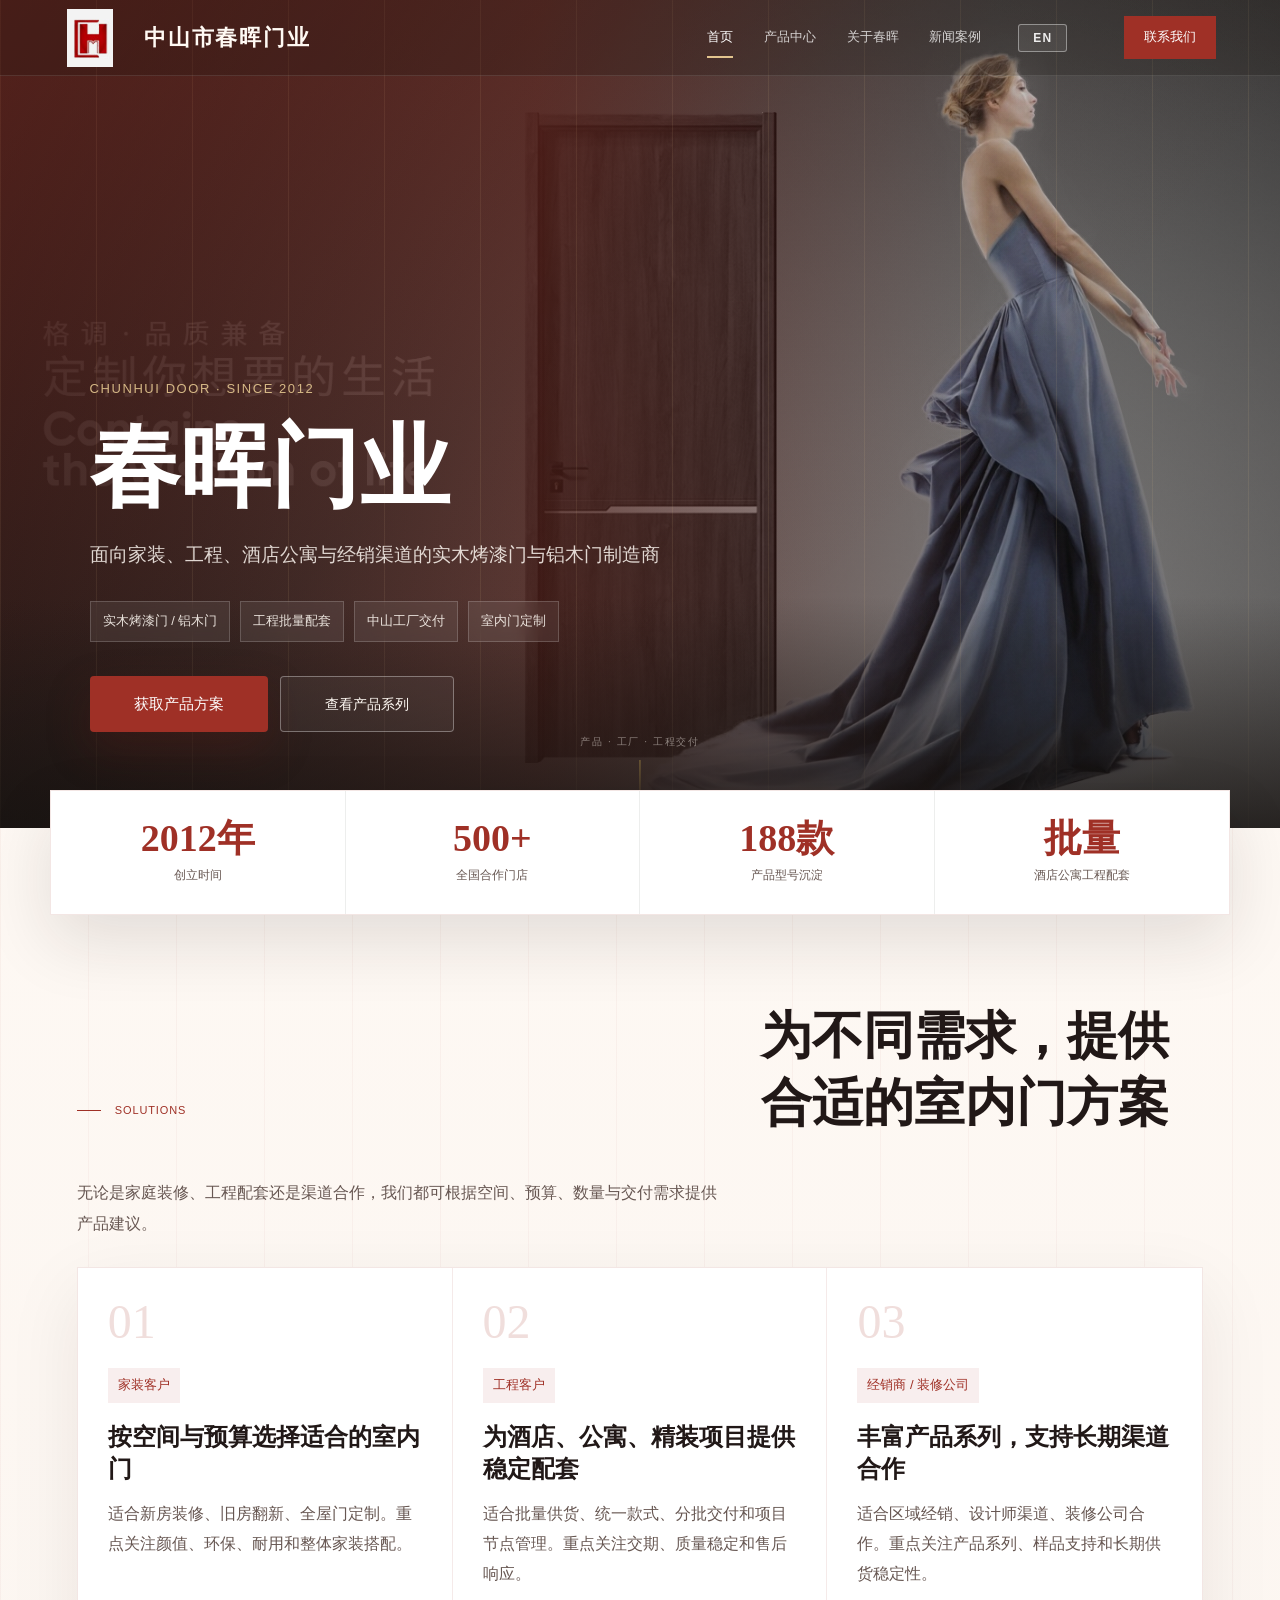
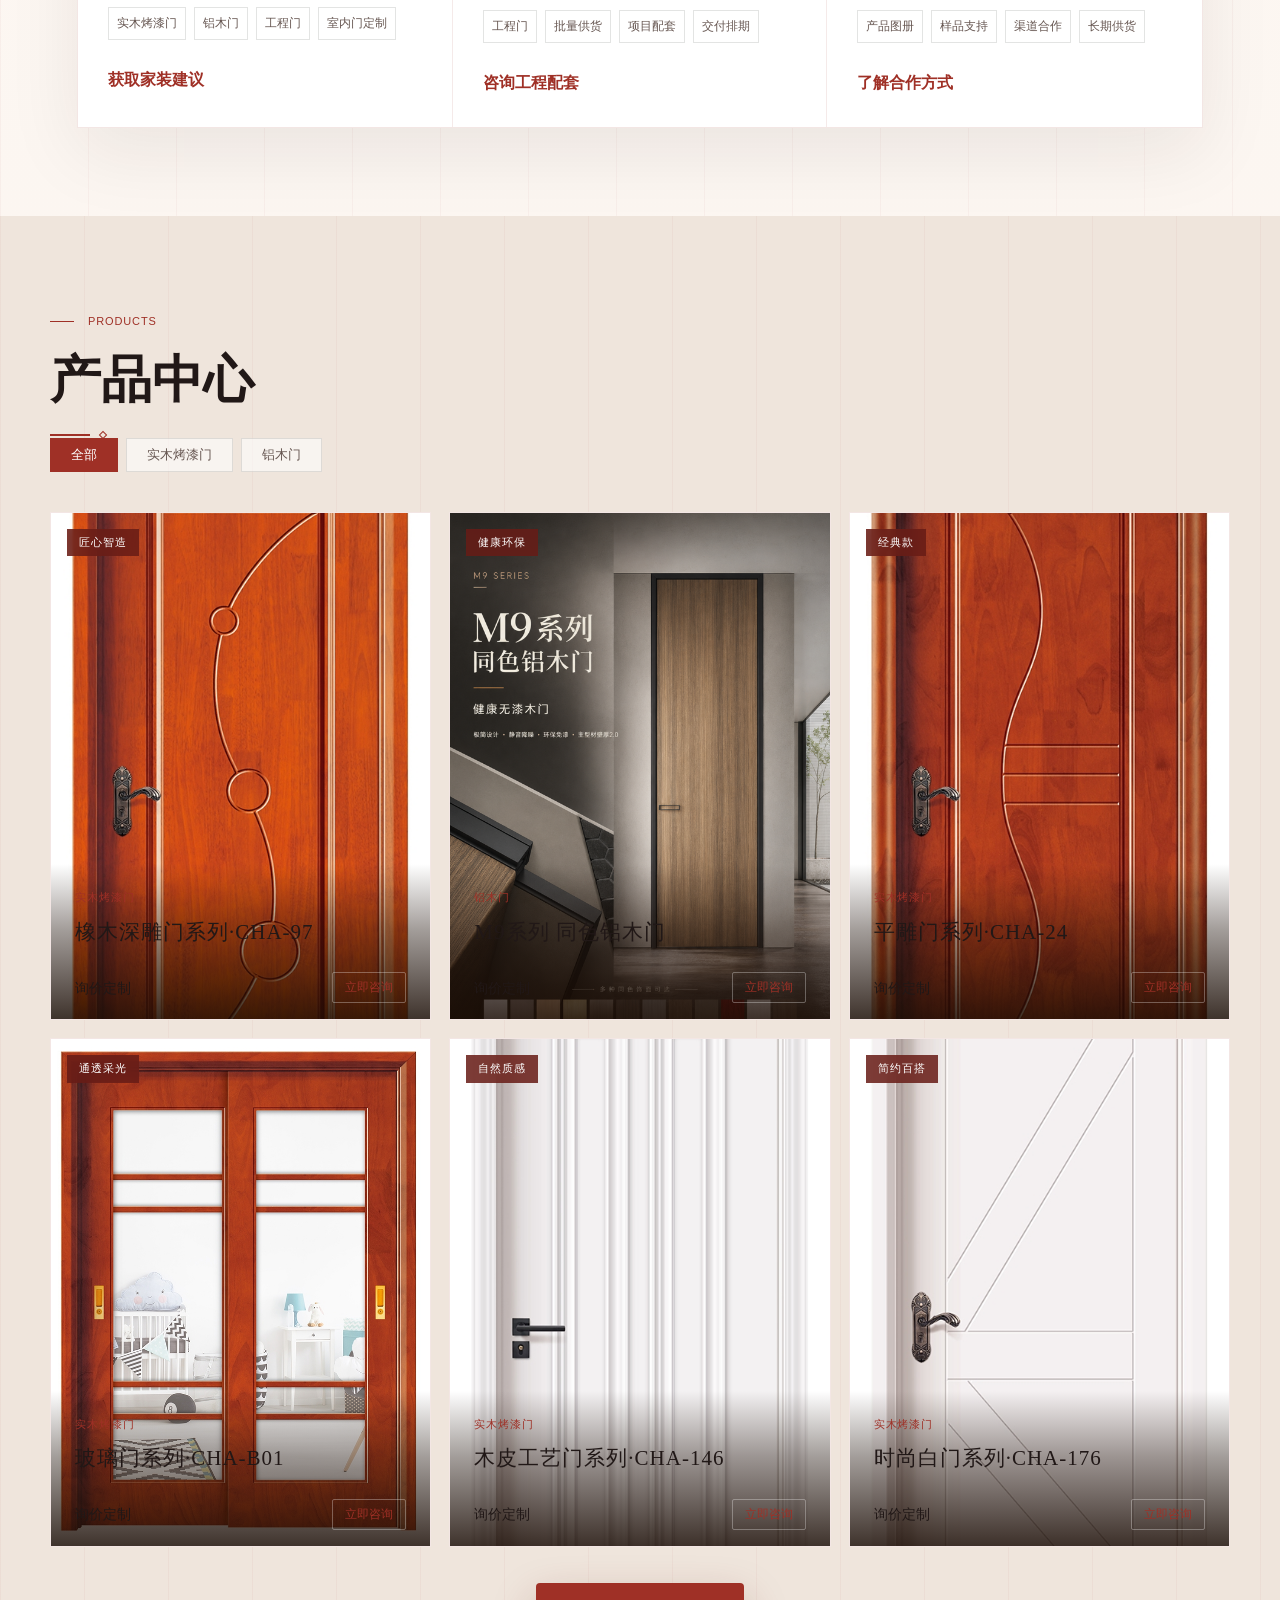
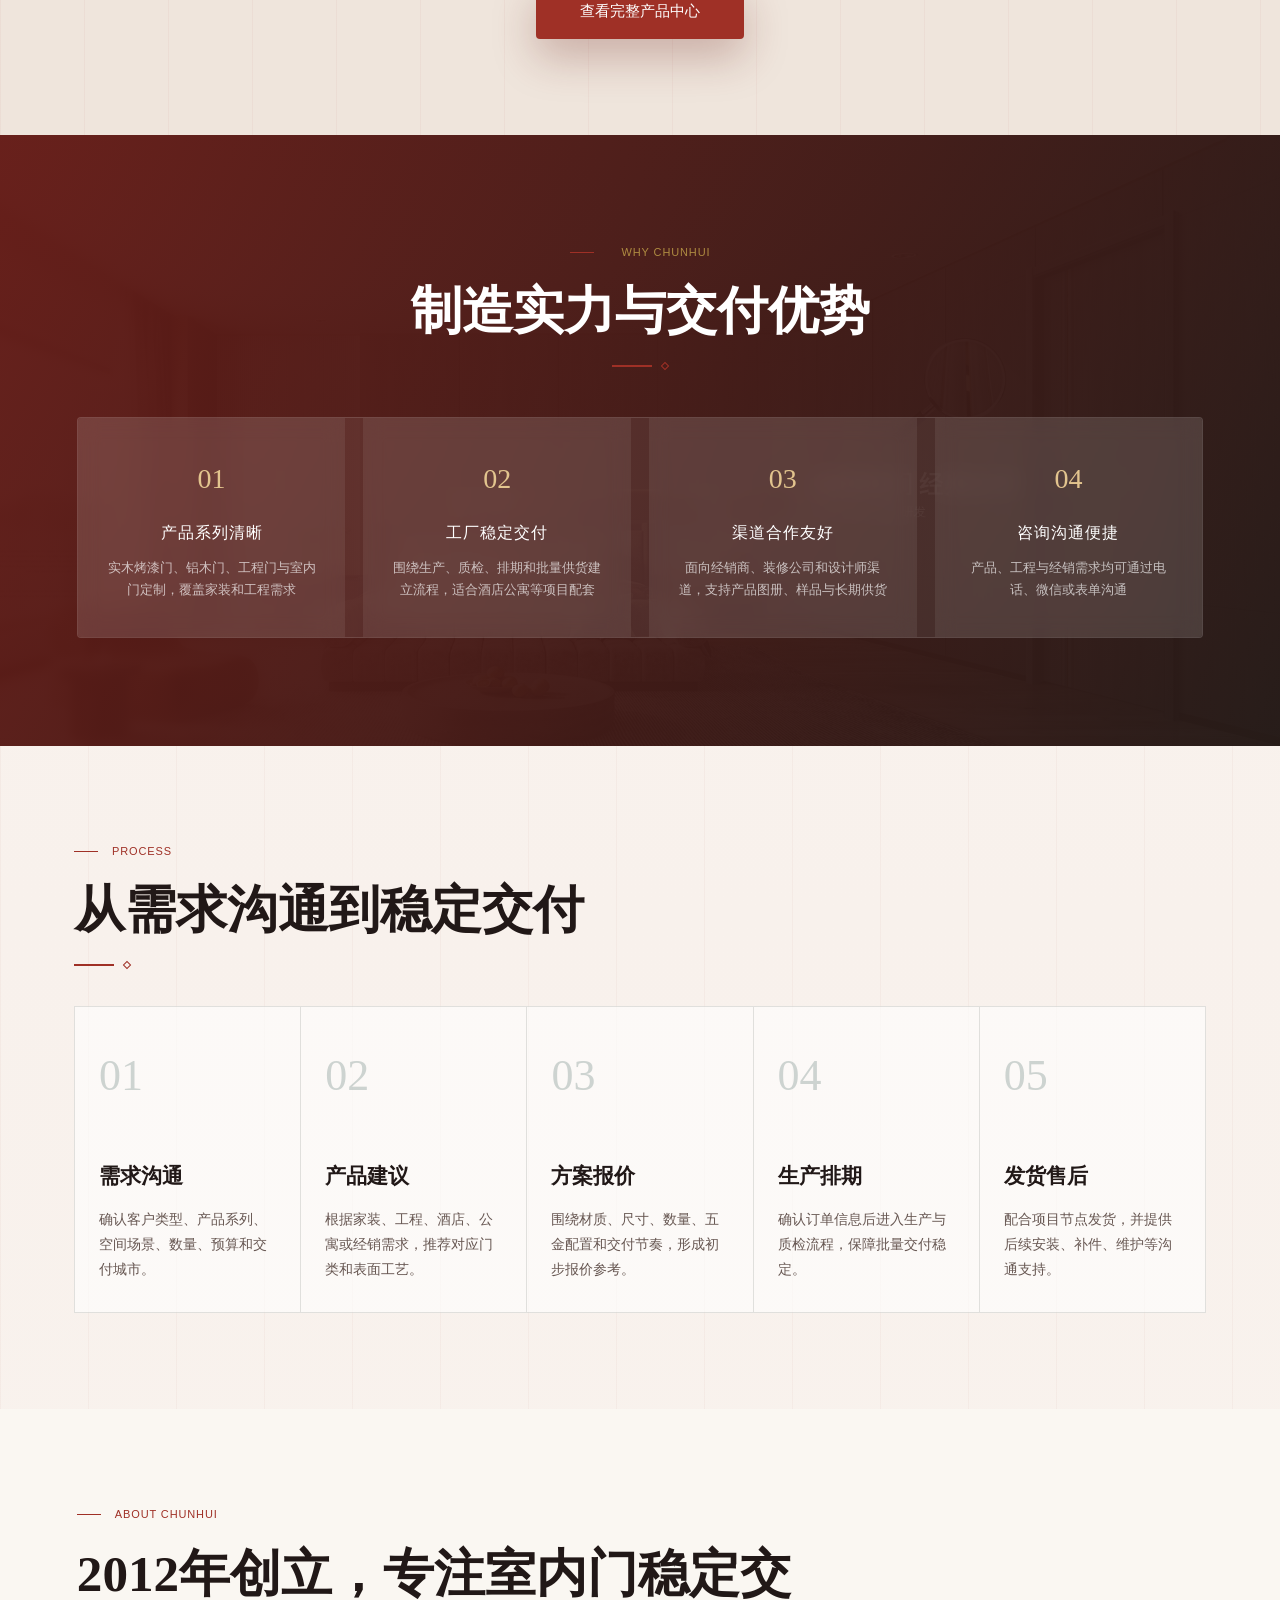
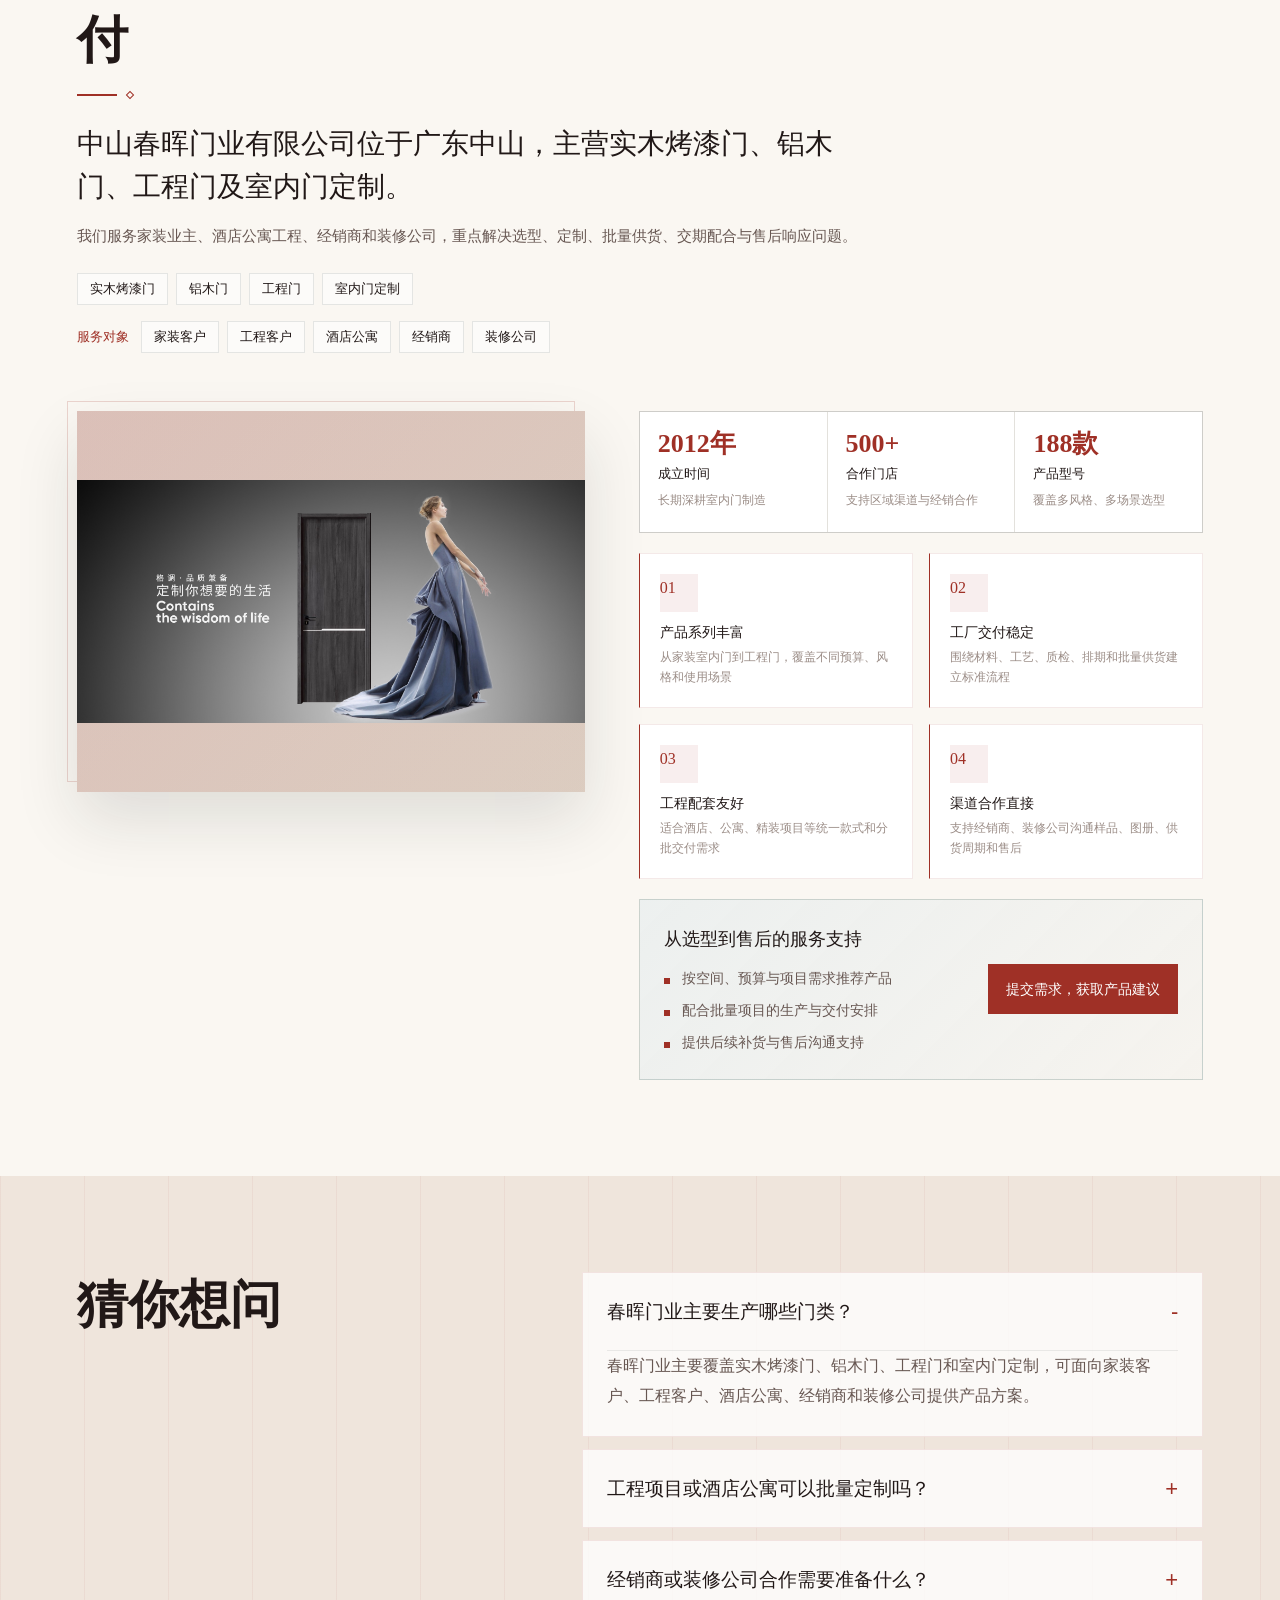
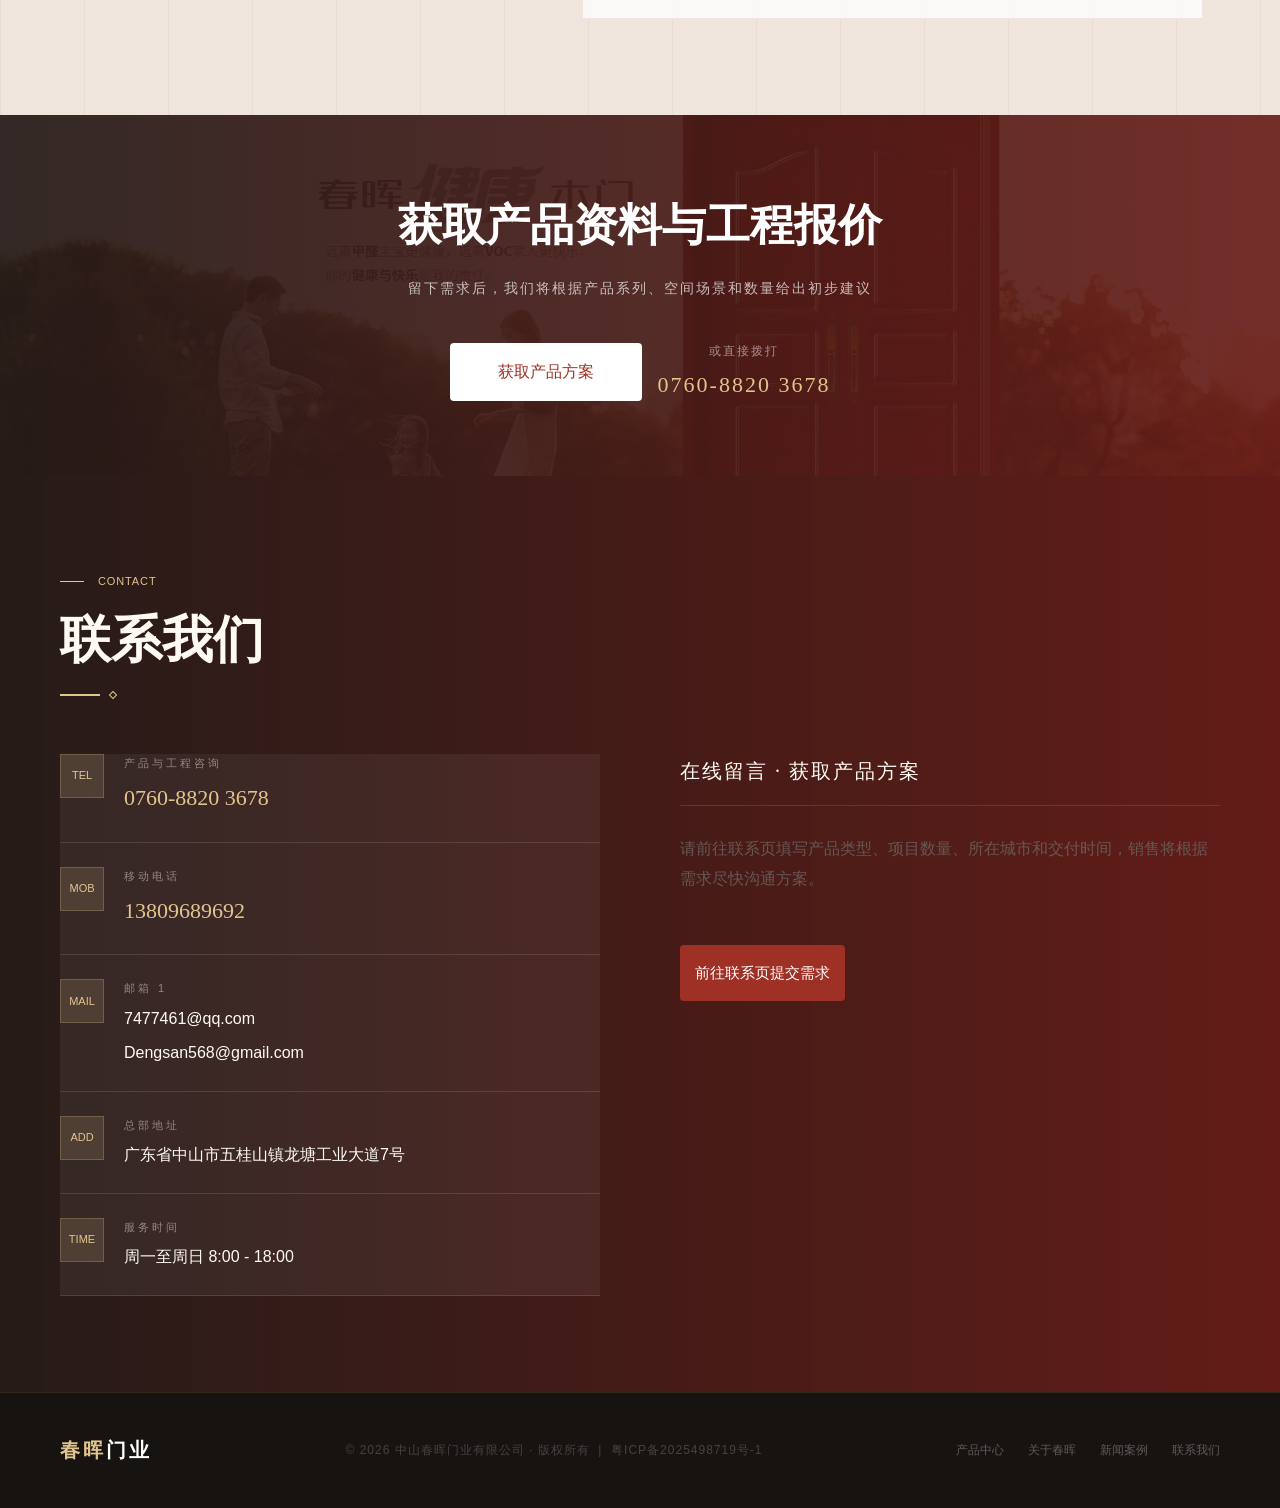
<file: index.html>
﻿<!DOCTYPE html>
<html lang="zh-CN">
<head>
  <meta charset="UTF-8">
  <meta name="viewport" content="width=device-width, initial-scale=1.0">
  <meta name="description" content="中山春晖门业有限公司专注实木烤漆门、铝木门、工程门、室内门定制与木门制造，服务家装客户、工程客户、酒店公寓、经销商和装修公司。">
  <meta name="keywords" content="春晖门业,实木烤漆门,铝木门,平雕门,橡木门,玻璃门,工程门,室内门定制,木门制造,中山门业">
  <title>中山春晖门业有限公司 — 实木烤漆门/铝木门/工程门制造商</title>
  <meta http-equiv="Content-Security-Policy" content="script-src 'self' 'unsafe-inline' https://udify.app; style-src 'self' 'unsafe-inline' https://udify.app; img-src 'self' data: https:; connect-src 'self' https://udify.app wss://udify.app; frame-src https://udify.app; object-src 'none';">
  <link rel="preconnect" href="https://udify.app">
  <link rel="icon" type="image/png" href="ziyuan/icons/favicon.png">
  <link rel="stylesheet" href="ziyuan/style.css">
  <script type="application/ld+json">
  {
    "@context": "https://schema.org",
    "@graph": [
      {
        "@type": "Organization",
        "@id": "https://www.chunhuidoors.com/#organization",
        "name": "中山春晖门业有限公司",
        "alternateName": "春晖门业",
        "url": "https://www.chunhuidoors.com/",
        "logo": "https://www.chunhuidoors.com/ziyuan/images/logo-mark.png",
        "telephone": "0760-8820 3678",
        "email": "7477461@qq.com",
        "address": {
          "@type": "PostalAddress",
          "addressCountry": "CN",
          "addressRegion": "广东省",
          "addressLocality": "中山市",
          "streetAddress": "五桂山镇龙塘工业大道7号"
        },
        "knowsAbout": ["实木烤漆门", "铝木门", "工程门", "室内门定制", "木门制造"]
      },
      {
        "@type": "WebSite",
        "@id": "https://www.chunhuidoors.com/#website",
        "name": "春晖门业官网",
        "url": "https://www.chunhuidoors.com/",
        "publisher": {
          "@id": "https://www.chunhuidoors.com/#organization"
        }
      },
      {
        "@type": "FAQPage",
        "@id": "https://www.chunhuidoors.com/#faq",
        "mainEntity": [
          {
            "@type": "Question",
            "name": "春晖门业主要生产哪些门类？",
            "acceptedAnswer": {
              "@type": "Answer",
              "text": "春晖门业主要覆盖实木烤漆门、铝木门、工程门和室内门定制，可面向家装客户、工程客户、酒店公寓、经销商和装修公司提供产品方案。"
            }
          },
          {
            "@type": "Question",
            "name": "工程项目或酒店公寓可以批量定制吗？",
            "acceptedAnswer": {
              "@type": "Answer",
              "text": "可以。工程客户可提供项目类型、数量、交付城市、目标风格和预算区间，春晖门业会根据产品系列、工艺配置和交付节点给出初步建议。"
            }
          }
        ]
      }
    ]
  }
  </script>
</head>
<body class="home-page">


<header id="navbar"></header>


<div class="mobile-menu" id="mobile-menu"></div>


<section id="hero">
  <div class="hero-wood-bg"></div>
  <div class="hero-red-overlay"></div>
  <div class="hero-content" id="hero-content"></div>
  <div class="scroll-hint">
      <span data-i18n-ui="scrollHint">产品 · 工厂 · 工程交付</span>
    <div class="scroll-arrow"></div>
  </div>
</section>


<div id="stats"></div>


<section id="solutions" class="section section-wide">
  <div id="solutions-content"></div>
</section>


<section id="products" class="section">
  <div class="section-header">
    <div class="reveal">
      <p class="section-eyebrow">PRODUCTS</p>
      <h2 class="section-title" data-i18n-ui="productsTitle">产品中心</h2>
      <div class="section-title-rule"></div>
    </div>
    <div class="product-filter reveal reveal-delay-1" id="product-filter"></div>
  </div>
  <div class="products-grid" id="products-grid"></div>
  <div class="products-more reveal">
    <a href="product-center.html" class="btn-red" data-i18n-ui="productsMore">查看完整产品中心</a>
  </div>
</section>


<section id="advantages">
  <div class="section-header reveal" style="text-align:center;">
    <p class="section-eyebrow" style="justify-content:center;color:rgba(200,168,75,0.8);">
      <span style="background:rgba(200,168,75,0.8);"></span>WHY CHUNHUI
    </p>
    <h2 class="section-title" style="color:#fff;" data-i18n-ui="advantagesTitle">制造实力与交付优势</h2>
    <div class="section-title-rule" style="justify-content:center;"></div>
  </div>
  <div class="advantages-grid" id="advantages-grid"></div>
</section>


<section id="process" class="section">
  <div class="section-header reveal">
    <p class="section-eyebrow">PROCESS</p>
    <h2 class="section-title" data-i18n-ui="processTitle">从需求沟通到稳定交付</h2>
    <div class="section-title-rule"></div>
  </div>
  <div id="process-grid"></div>
</section>


<section id="about" class="section">
  <div class="about-layout">
    <div id="about-heading-area"></div>
    <div id="about-img-area"></div>
    <div id="about-text-area"></div>
  </div>
</section>


<section id="faq" class="section section-wide">
  <div class="faq-layout">
    <div class="faq-heading reveal">
      <h2 class="section-title" data-i18n-ui="faqTitle">猜你想问</h2>
    </div>
    <div id="faq-list"></div>
  </div>
</section>


<section id="cta-banner">
  <div id="cta-content"></div>
</section>


<section id="contact">
  <div class="section-header reveal">
    <p class="section-eyebrow">CONTACT</p>
    <h2 class="section-title" data-i18n-ui="contactTitle">联系我们</h2>
    <div class="section-title-rule"></div>
  </div>
  <div class="contact-layout">
    <div id="contact-info" class="reveal"></div>
    <div class="reveal reveal-delay-2">
      <div class="contact-form-title" data-i18n-ui="contactFormTitle">在线留言 · 获取产品方案</div>
      <p class="contact-form-note" data-i18n-ui="contactFormNote">请前往联系页填写产品类型、项目数量、所在城市和交付时间，销售将根据需求尽快沟通方案。</p>
      <a href="lianxiwomen/index.html#inquiry" class="btn-form-submit home-contact-cta" data-i18n-ui="contactFormLink">前往联系页提交需求</a>
    </div>
  </div>
</section>


<footer id="footer"></footer>


<script src="data.js"></script>
<script src="data-en.js"></script>
<script src="ziyuan/i18n.js"></script>
<script src="ziyuan/main.js"></script>
<script src="ziyuan/dify-chatbot.js?v=20260614-fast"></script>
</body>
</html>
</file>
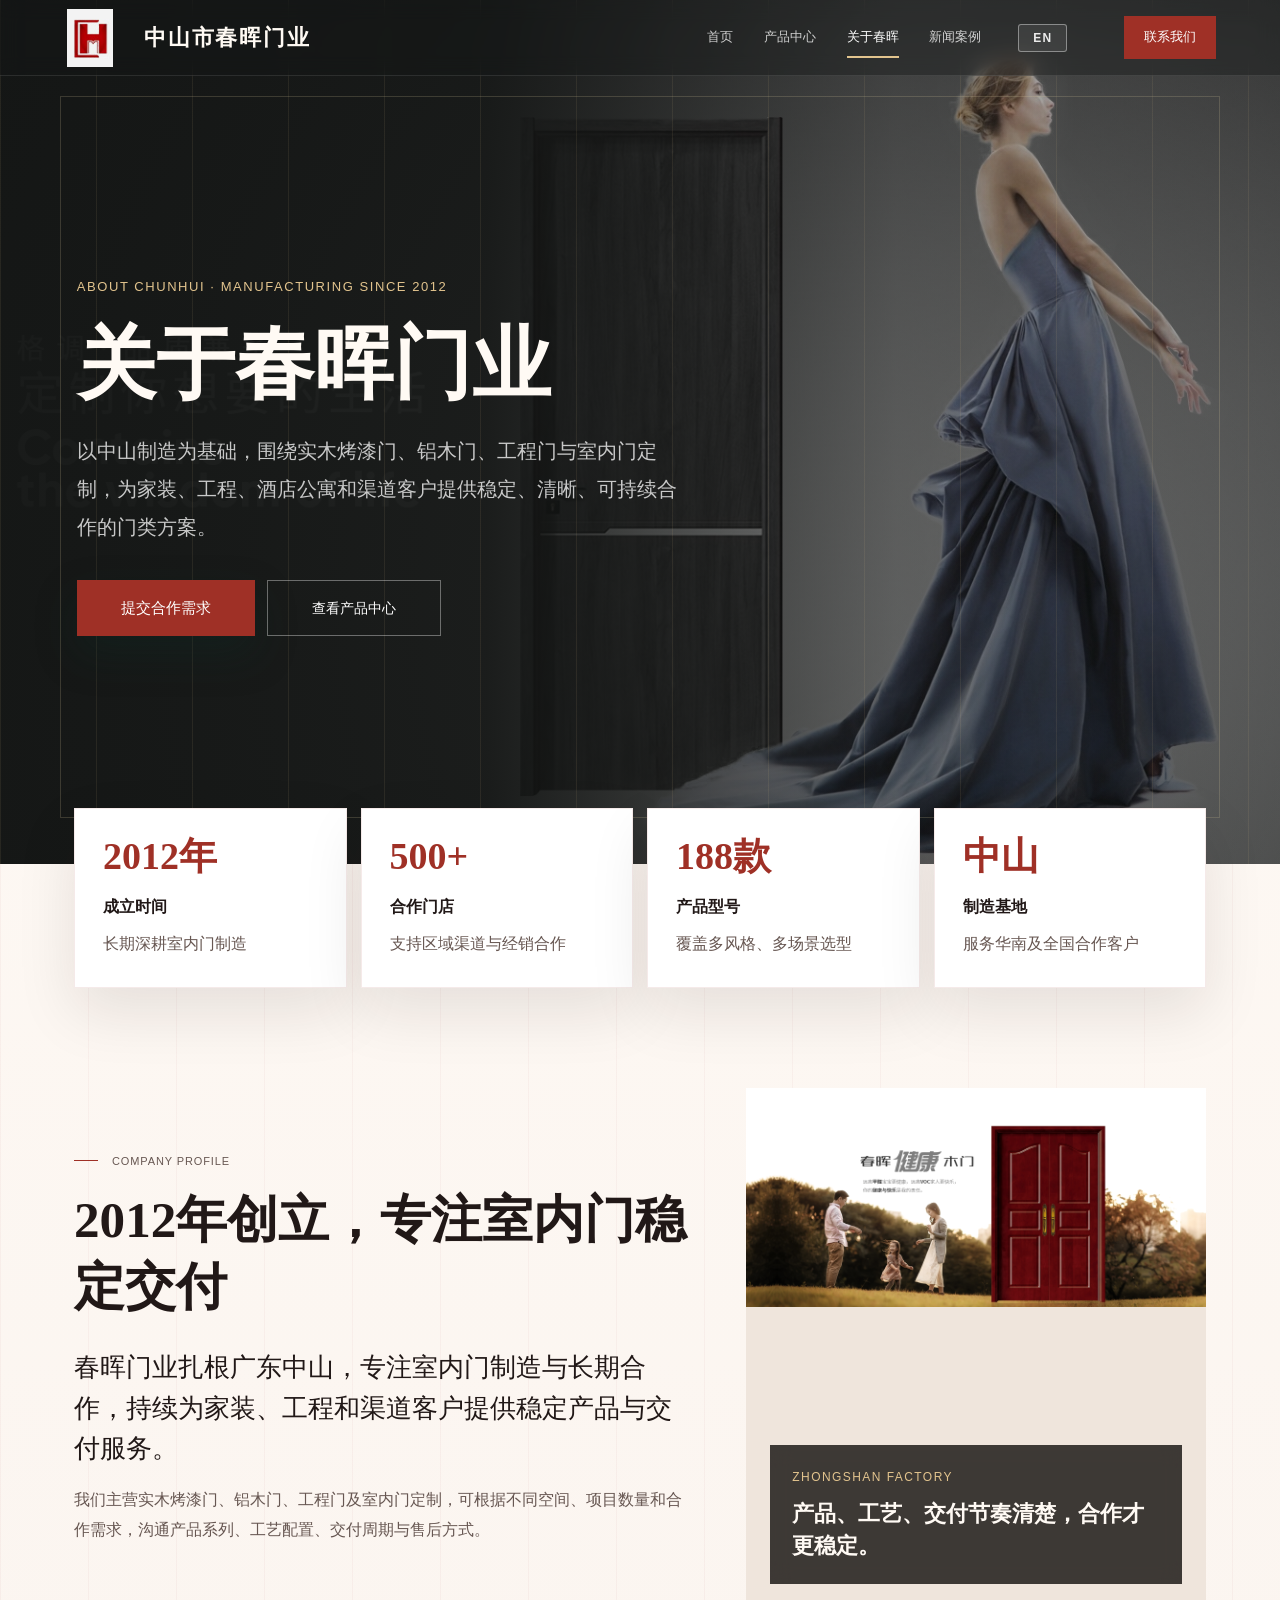
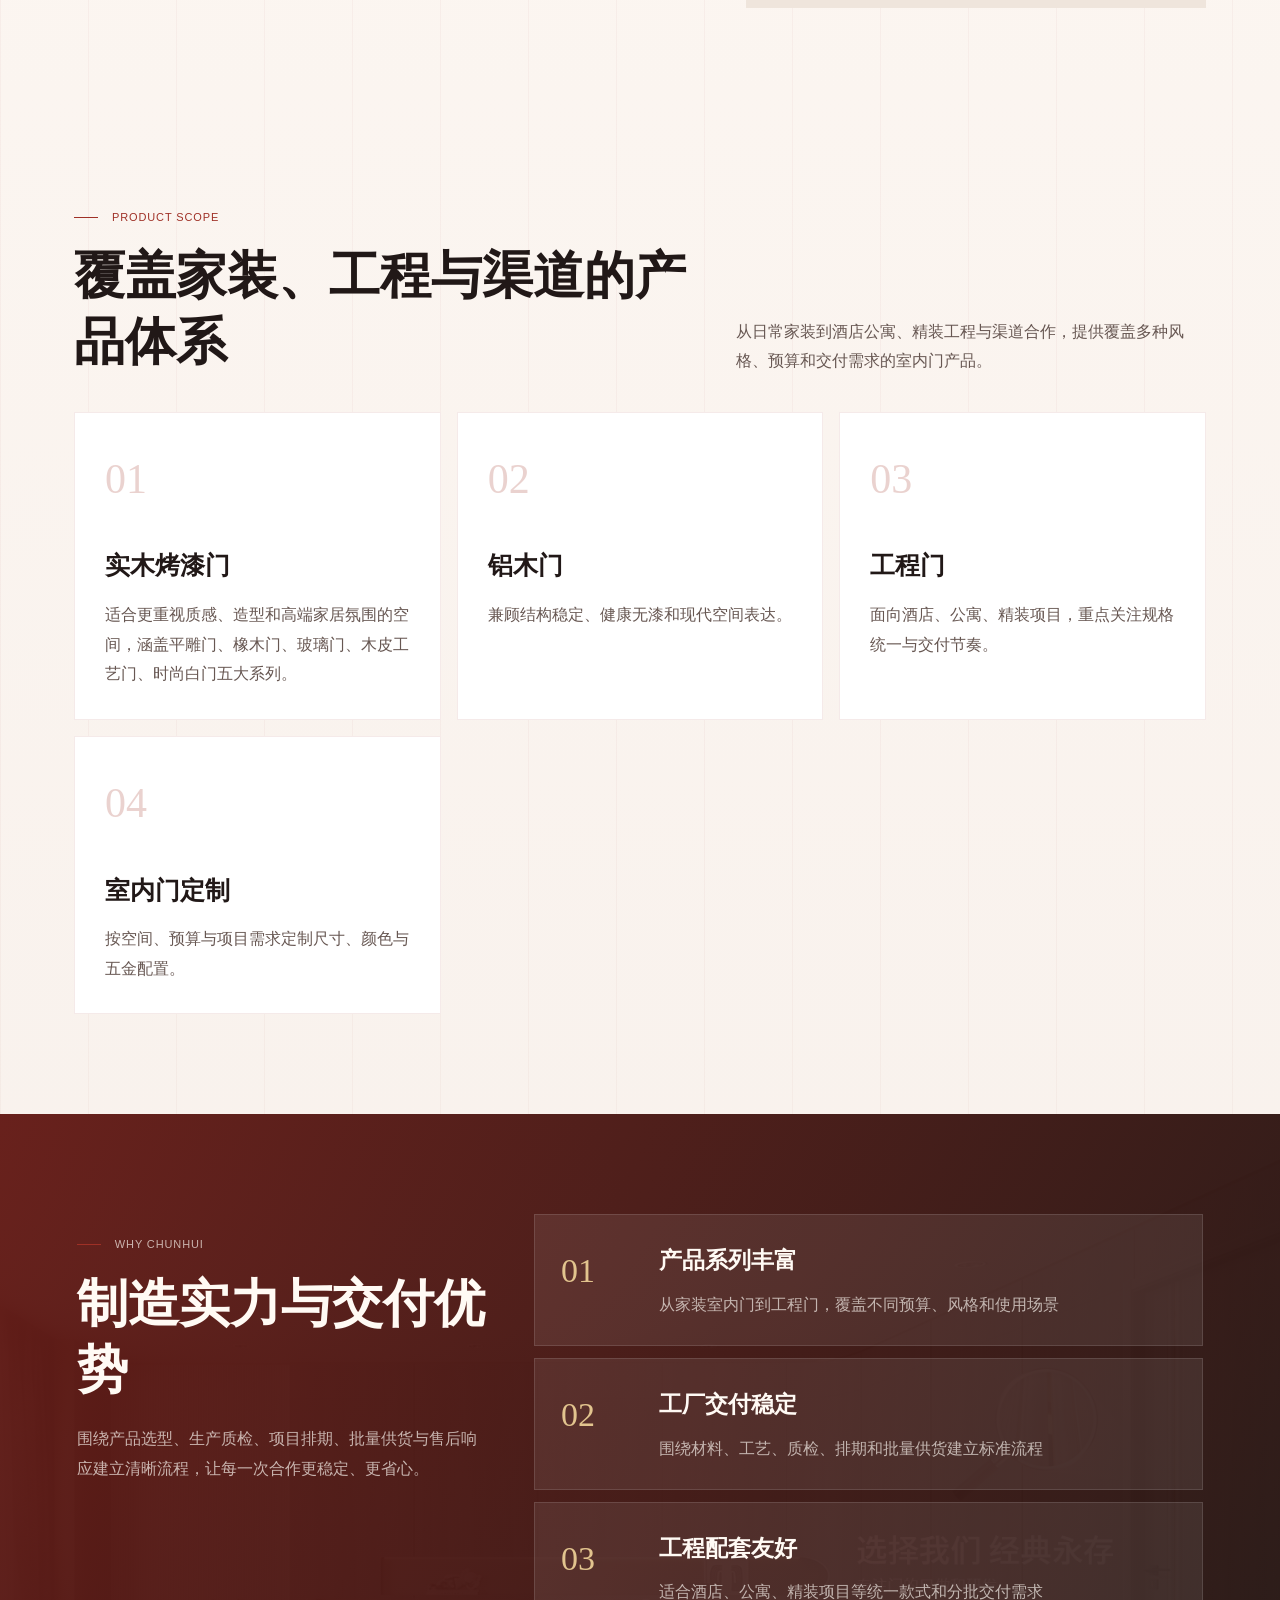
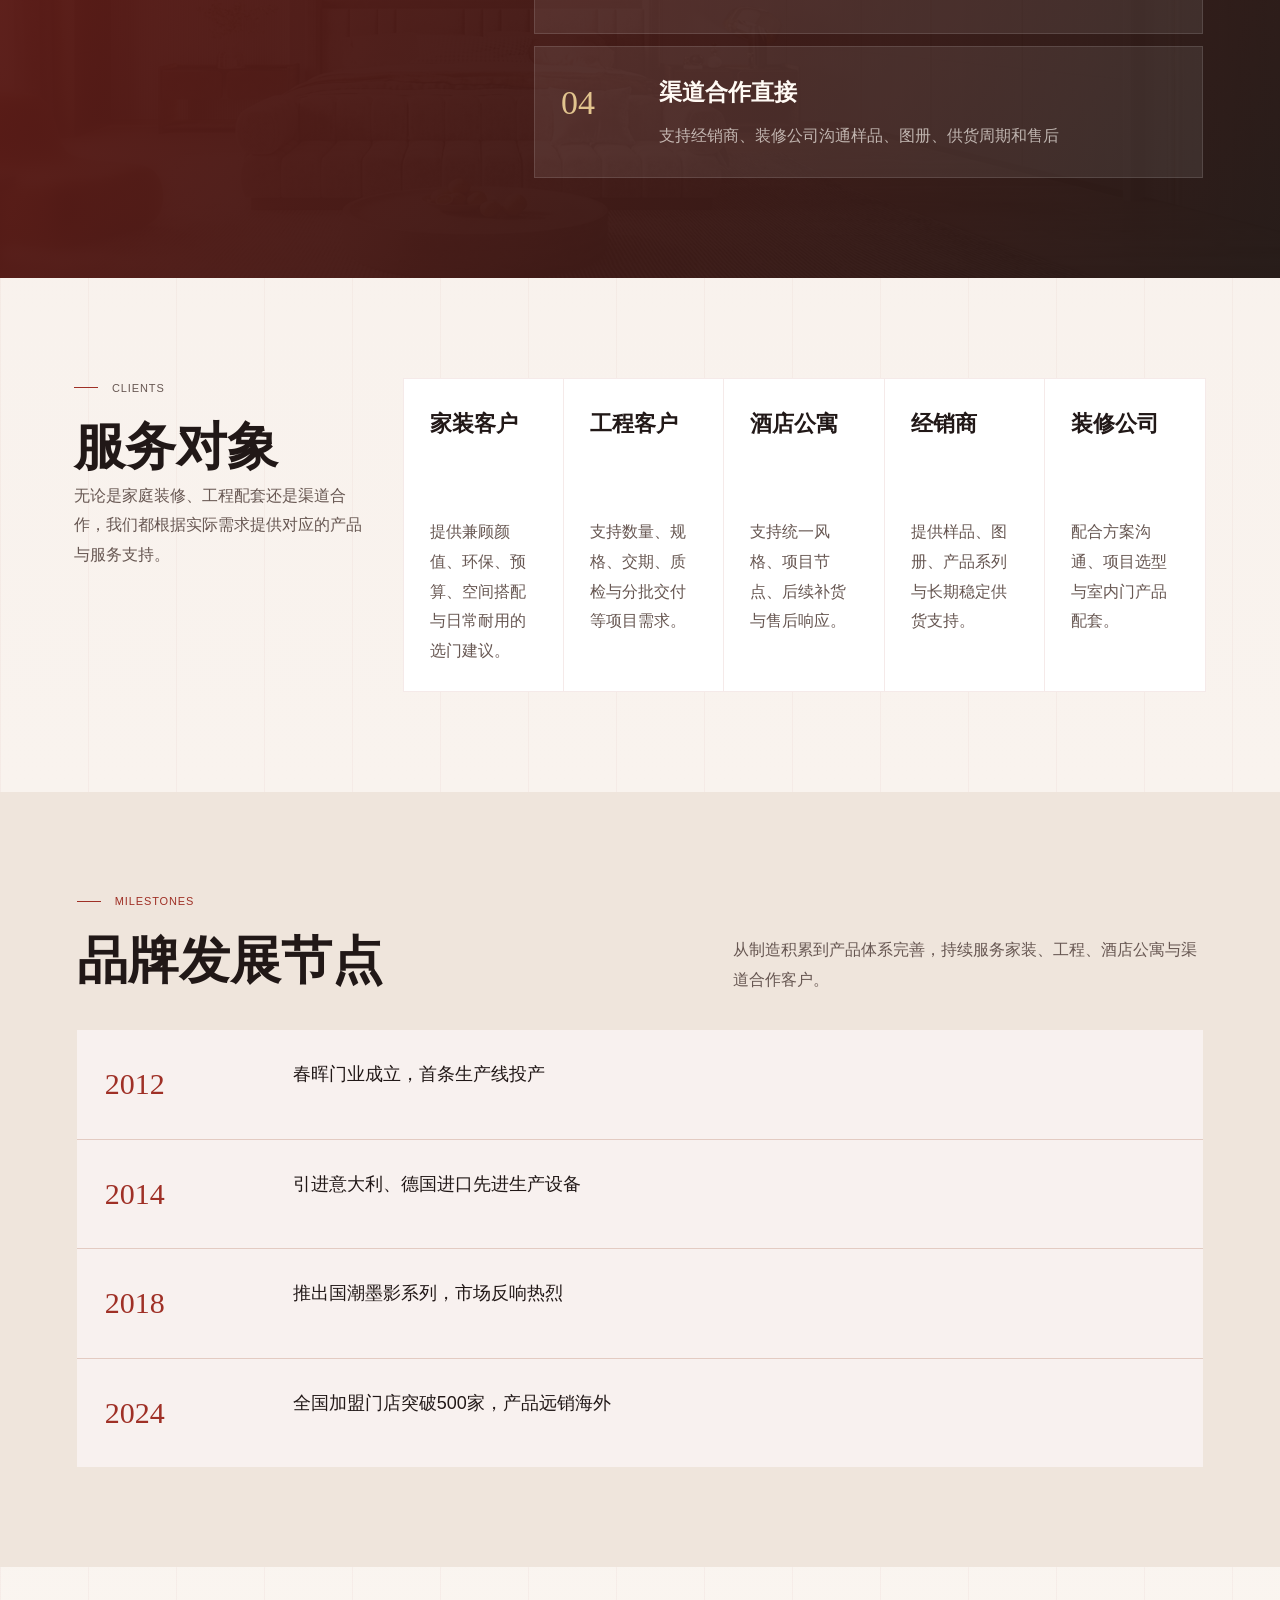
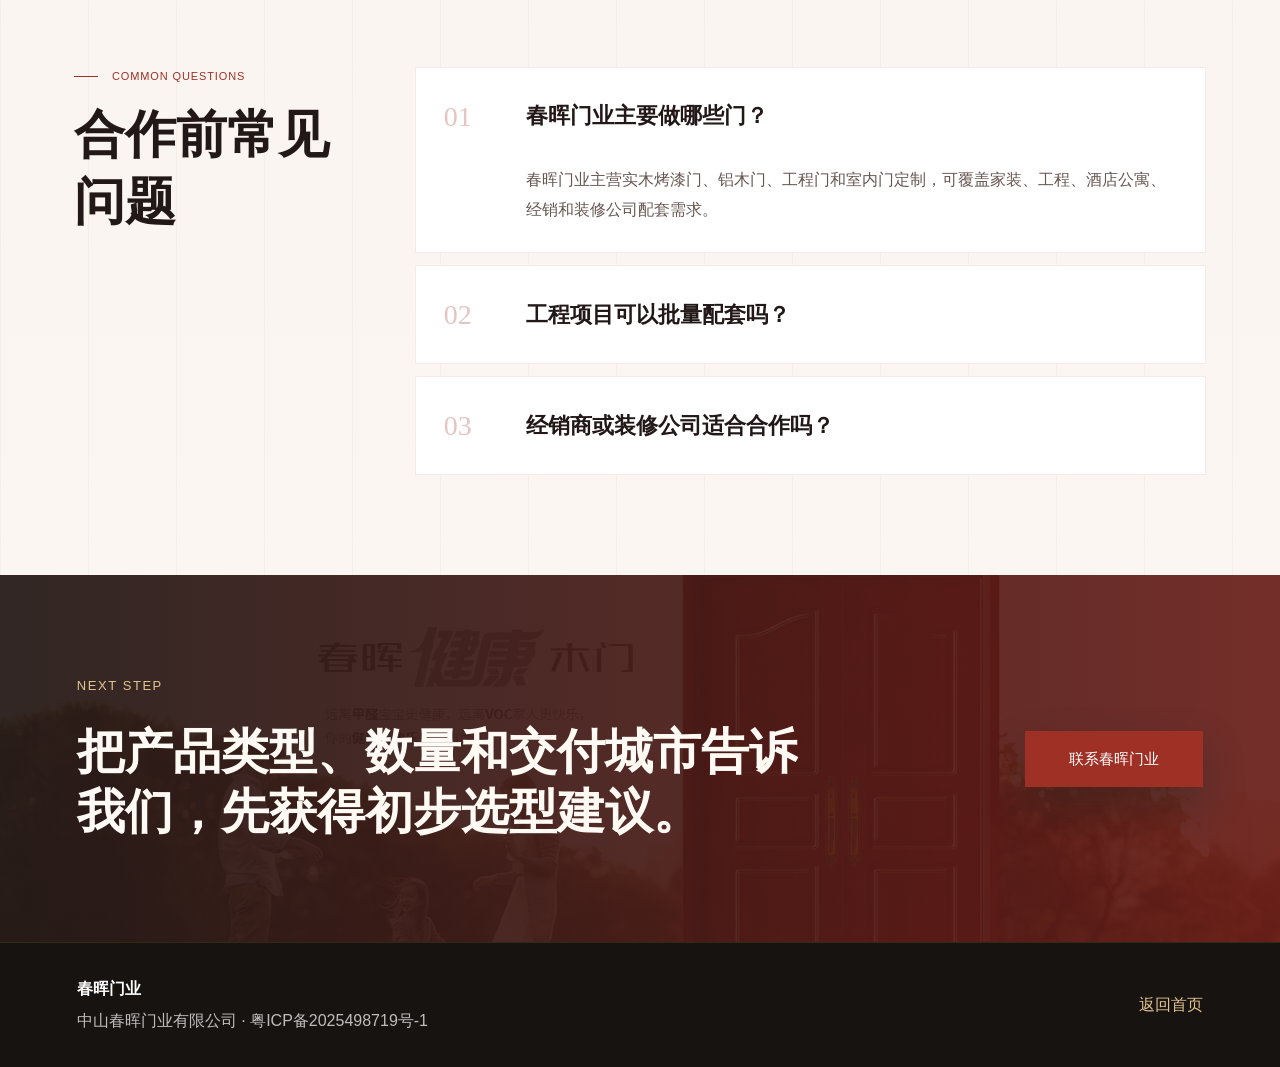
<file: guanyuwomen/index.html>
<!DOCTYPE html>
<html lang="zh-CN">
<head>
  <meta charset="UTF-8">
  <meta name="viewport" content="width=device-width, initial-scale=1.0">
  <meta name="description" content="了解中山春晖门业有限公司。春晖门业成立于2012年，专注实木烤漆门、铝木门、工程门与室内门定制，服务家装客户、工程客户、酒店公寓、经销商和装修公司。">
  <meta name="keywords" content="关于春晖门业,中山春晖门业有限公司,春晖门业工厂,实木烤漆门厂家,铝木门厂家,工程门制造商,室内门定制厂家">
  <title>关于我们 — 中山春晖门业有限公司</title>
  <meta http-equiv="Content-Security-Policy" content="script-src 'self' 'unsafe-inline' https://udify.app; style-src 'self' 'unsafe-inline' https://udify.app; img-src 'self' data: https:; connect-src 'self' https://udify.app wss://udify.app; frame-src https://udify.app; object-src 'none';">
  <link rel="preconnect" href="https://udify.app">
  <link rel="icon" type="image/png" href="../ziyuan/icons/favicon.png">
  <link rel="stylesheet" href="../ziyuan/style.css">
  <script type="application/ld+json">
  {
    "@context": "https://schema.org",
    "@graph": [
      {
        "@type": "AboutPage",
        "@id": "https://www.chunhuidoors.com/guanyuwomen/#aboutpage",
        "name": "关于中山春晖门业有限公司",
        "url": "https://www.chunhuidoors.com/guanyuwomen/",
        "description": "中山春晖门业有限公司专注实木烤漆门、铝木门、工程门与室内门定制制造，服务家装、工程、酒店公寓、经销商和装修公司。"
      },
      {
        "@type": "Organization",
        "@id": "https://www.chunhuidoors.com/#organization",
        "name": "中山春晖门业有限公司",
        "alternateName": "春晖门业",
        "foundingDate": "2012",
        "url": "https://www.chunhuidoors.com/",
        "logo": "https://www.chunhuidoors.com/ziyuan/images/logo-mark.png",
        "telephone": "0760-8820 3678",
        "email": "7477461@qq.com",
        "address": {
          "@type": "PostalAddress",
          "addressCountry": "CN",
          "addressRegion": "广东省",
          "addressLocality": "中山市",
          "streetAddress": "五桂山镇龙塘工业大道7号"
        },
        "knowsAbout": ["实木烤漆门", "铝木门", "工程门", "室内门定制", "木门制造"]
      },
      {
        "@type": "BreadcrumbList",
        "itemListElement": [
          {
            "@type": "ListItem",
            "position": 1,
            "name": "首页",
            "item": "https://www.chunhuidoors.com/"
          },
          {
            "@type": "ListItem",
            "position": 2,
            "name": "关于我们",
            "item": "https://www.chunhuidoors.com/guanyuwomen/"
          }
        ]
      }
    ]
  }
  </script>
</head>
<body class="about-page">

<header class="about-nav subpage-home-nav">
  <a href="../index.html" class="nav-logo" aria-label="中山春晖门业有限公司">
    <img class="nav-logo-mark" src="../ziyuan/images/logo-mark.png" alt="中山春晖门业有限公司">
    <span class="nav-logo-company">中山市春晖门业</span>
  </a>
  <nav class="nav-links">
    <a href="../index.html">首页</a>
    <a href="../product-center.html">产品中心</a>
    <a href="../guanyuwomen/index.html" class="is-active" aria-current="page">关于春晖</a>
    <a href="../xinwendongtai/index.html">新闻案例</a>
    <a href="../lianxiwomen/index.html" class="nav-cta">联系我们</a>
  </nav>
</header>

<main>
  <section class="about-page-hero">
    <div class="about-page-hero-bg"></div>
    <div class="about-page-hero-inner">
      <p class="contact-kicker">ABOUT CHUNHUI · MANUFACTURING SINCE 2012</p>
      <h1 data-i18n="about.hero.h1">关于春晖门业</h1>
      <p data-i18n="about.hero.p">以中山制造为基础，围绕实木烤漆门、铝木门、工程门与室内门定制，为家装、工程、酒店公寓和渠道客户提供稳定、清晰、可持续合作的门类方案。</p>
      <div class="about-page-hero-actions">
        <a href="../lianxiwomen/index.html" class="btn-red" data-i18n="about.hero.btn1">提交合作需求</a>
        <a href="../product-center.html" class="btn-ghost" data-i18n="about.hero.btn2">查看产品中心</a>
      </div>
    </div>
  </section>

  <section class="about-trust-strip" id="about-trust-strip" aria-label="春晖门业核心数据"></section>

  <section class="about-story-section">
    <div class="about-story-copy">
      <p class="section-eyebrow" data-i18n="about.story.eyebrow">COMPANY PROFILE</p>
      <h2 class="section-title" data-i18n="about.story.h2">2012年创立，专注室内门稳定交付</h2>
      <p class="about-story-lead" data-i18n="about.story.lead">春晖门业扎根广东中山，专注室内门制造与长期合作，持续为家装、工程和渠道客户提供稳定产品与交付服务。</p>
      <p data-i18n="about.story.p">我们主营实木烤漆门、铝木门、工程门及室内门定制，可根据不同空间、项目数量和合作需求，沟通产品系列、工艺配置、交付周期与售后方式。</p>
    </div>
    <div class="about-story-media">
      <img src="../ziyuan/images/banner_02.jpg" alt="春晖门业产品与制造场景">
      <div>
        <span data-i18n="about.story.img.span">ZHONGSHAN FACTORY</span>
        <strong data-i18n="about.story.img.strong">产品、工艺、交付节奏清楚，合作才更稳定。</strong>
      </div>
    </div>
  </section>

  <section class="about-scope-section">
    <div class="about-section-top">
      <div>
        <p class="section-eyebrow" data-i18n="about.scope.eyebrow">PRODUCT SCOPE</p>
        <h2 class="section-title" data-i18n="about.scope.h2">覆盖家装、工程与渠道的产品体系</h2>
      </div>
      <p data-i18n="about.scope.p">从日常家装到酒店公寓、精装工程与渠道合作，提供覆盖多种风格、预算和交付需求的室内门产品。</p>
    </div>
    <div id="about-scope-grid"></div>
  </section>

  <section class="about-manufacturing-section">
    <div class="about-manufacturing-copy">
      <p class="section-eyebrow" data-i18n="about.mfg.eyebrow">WHY CHUNHUI</p>
      <h2 class="section-title" data-i18n="about.mfg.h2">制造实力与交付优势</h2>
      <p data-i18n="about.mfg.p">围绕产品选型、生产质检、项目排期、批量供货与售后响应建立清晰流程，让每一次合作更稳定、更省心。</p>
    </div>
    <div id="about-proof-list"></div>
  </section>

  <section class="about-clients-section">
    <div>
      <p class="section-eyebrow" data-i18n="about.clients.eyebrow">CLIENTS</p>
      <h2 class="section-title" data-i18n="about.clients.h2">服务对象</h2>
      <p data-i18n="about.clients.p">无论是家庭装修、工程配套还是渠道合作，我们都根据实际需求提供对应的产品与服务支持。</p>
    </div>
    <div id="about-client-grid"></div>
  </section>

  <section class="about-timeline-section">
    <div class="about-section-top">
      <div>
        <p class="section-eyebrow" data-i18n="about.timeline.eyebrow">MILESTONES</p>
        <h2 class="section-title" data-i18n="about.timeline.h2">品牌发展节点</h2>
      </div>
      <p data-i18n="about.timeline.p">从制造积累到产品体系完善，持续服务家装、工程、酒店公寓与渠道合作客户。</p>
    </div>
    <div id="about-timeline-list"></div>
  </section>

  <section class="about-answer-section">
    <div>
      <p class="section-eyebrow" data-i18n="about.answers.eyebrow">COMMON QUESTIONS</p>
      <h2 class="section-title" data-i18n="about.answers.h2">合作前常见问题</h2>
    </div>
    <div id="about-answer-list"></div>
  </section>

  <section class="about-page-cta">
    <div>
      <p class="contact-kicker" data-i18n="about.cta.kicker">NEXT STEP</p>
      <h2 data-i18n="about.cta.h2">把产品类型、数量和交付城市告诉我们，先获得初步选型建议。</h2>
    </div>
    <a href="../lianxiwomen/index.html" class="btn-red" data-i18n="about.cta.btn">联系春晖门业</a>
  </section>
</main>

<footer class="contact-footer" id="about-page-footer"></footer>

<script src="../data.js"></script>
<script src="../data-en.js"></script>
<script src="../ziyuan/about-page.js"></script>
<script src="../ziyuan/i18n.js"></script>
<script src="../ziyuan/dify-chatbot.js?v=20260614-fast"></script>
</body>
</html>
</file>
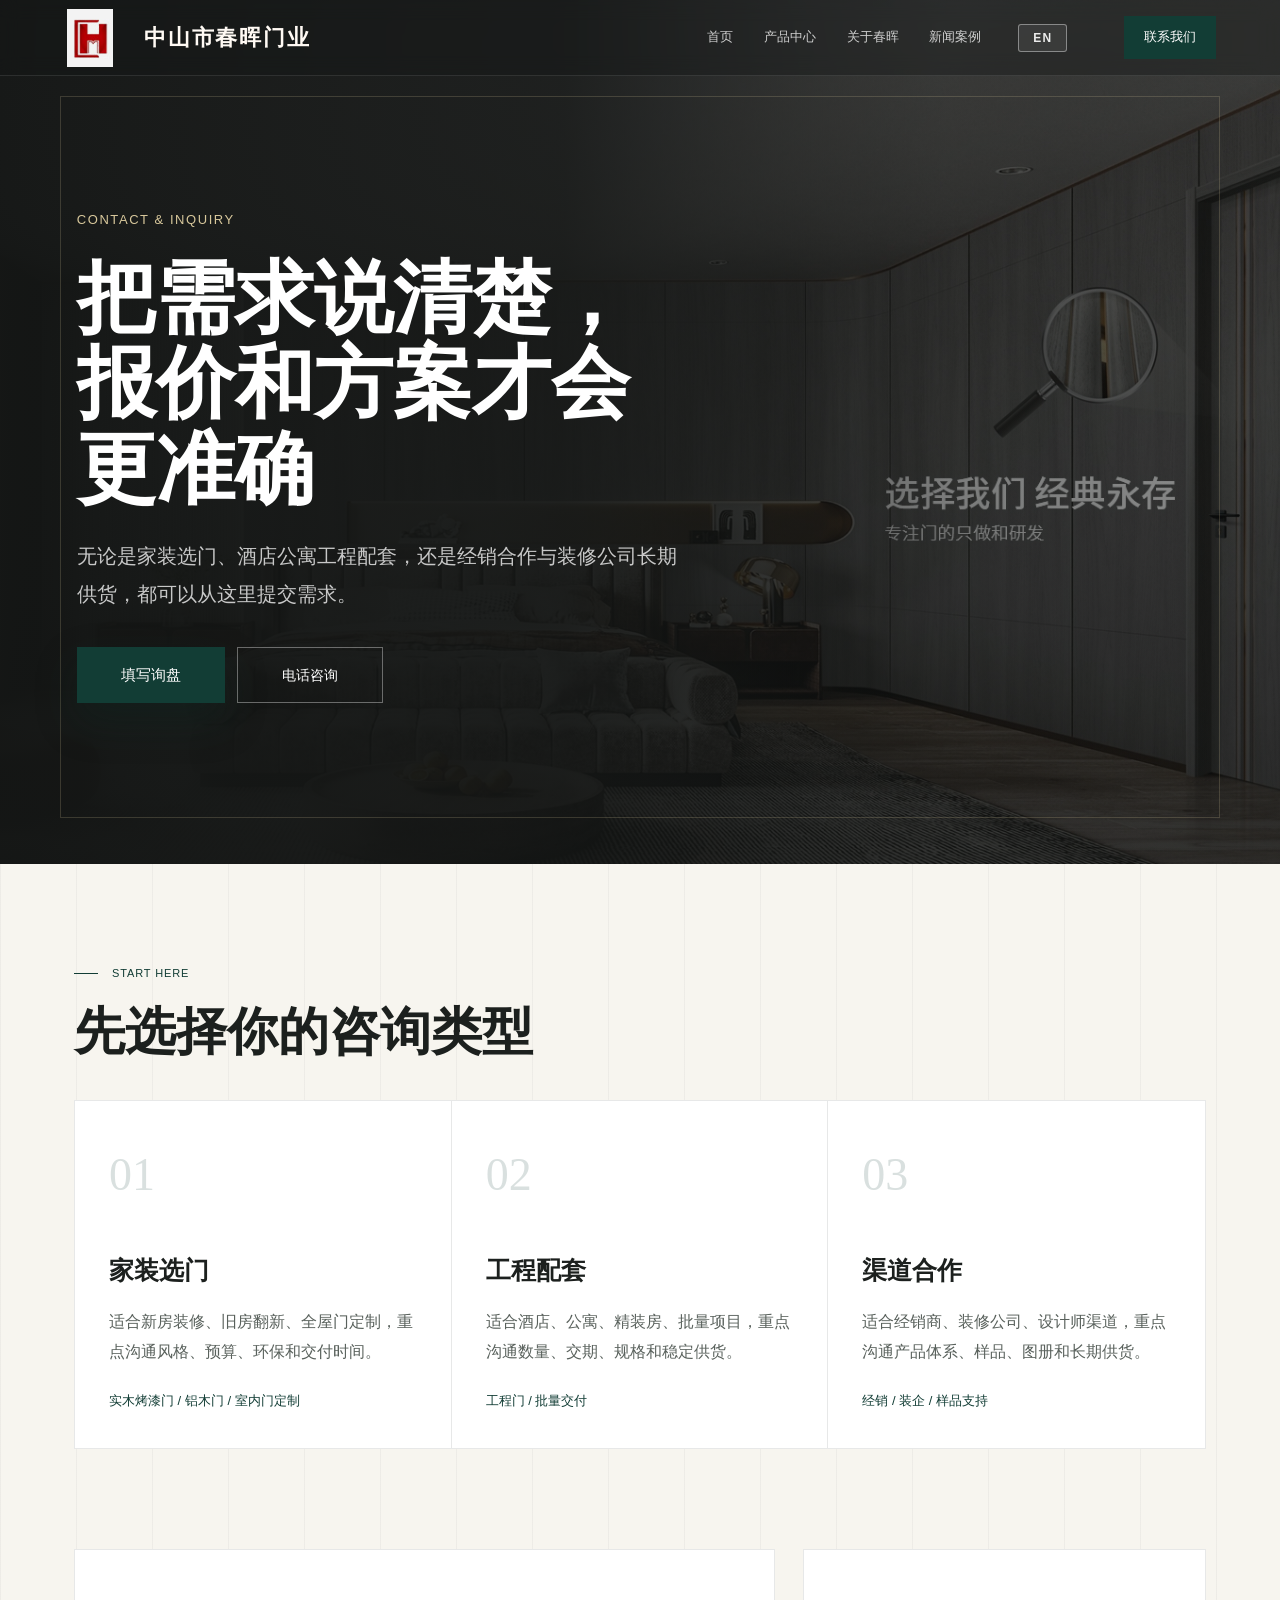
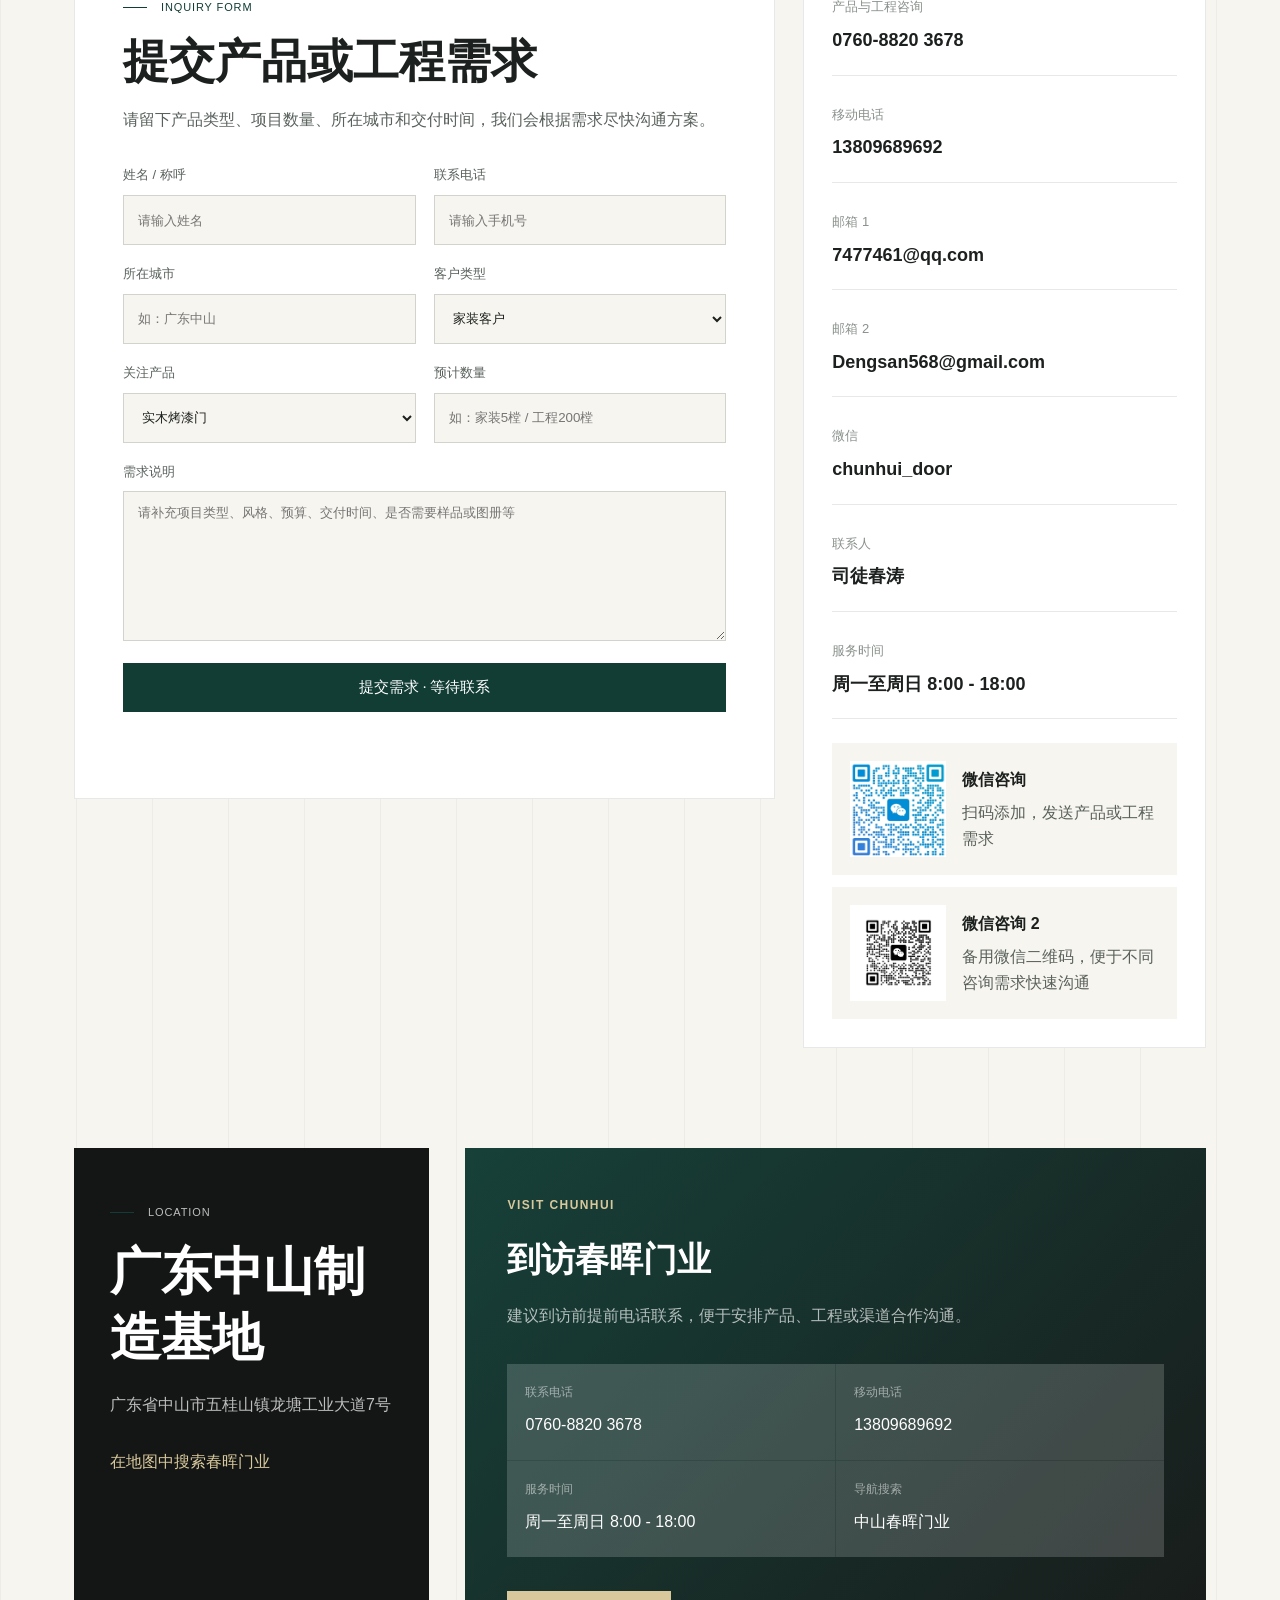
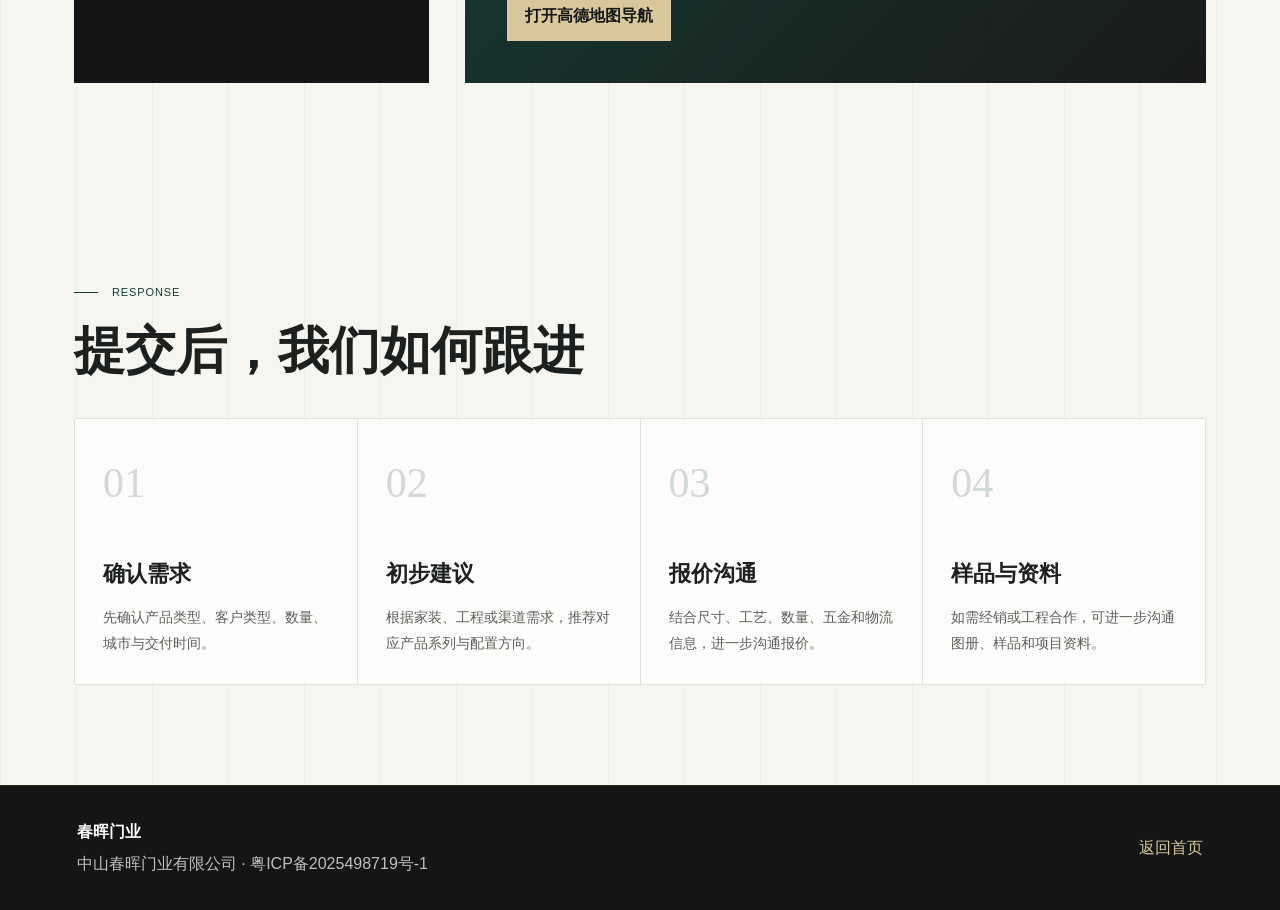
<file: lianxiwomen/index.html>
<!DOCTYPE html>
<html lang="zh-CN">
<head>
  <meta charset="UTF-8">
  <meta name="viewport" content="width=device-width, initial-scale=1.0">
  <meta name="description" content="联系中山春晖门业有限公司，咨询实木烤漆门、铝木门、工程门、室内门定制、酒店公寓工程配套与经销合作。">
  <meta name="keywords" content="春晖门业联系方式,门业询盘,工程门报价,实木烤漆门咨询,铝木门定制,室内门厂家">
  <title>联系我们 / 询盘 — 中山春晖门业有限公司</title>
  <meta http-equiv="Content-Security-Policy" content="script-src 'self' 'unsafe-inline' https://udify.app; style-src 'self' 'unsafe-inline' https://udify.app; img-src 'self' data: https:; connect-src 'self' https://udify.app wss://udify.app; frame-src https://udify.app; object-src 'none';">
  <link rel="preconnect" href="https://udify.app">
  <link rel="icon" type="image/png" href="../ziyuan/icons/favicon.png">
  <link rel="stylesheet" href="../ziyuan/style.css">
  <script type="application/ld+json">
  {
    "@context": "https://schema.org",
    "@type": "ContactPage",
    "name": "春晖门业联系我们与询盘",
    "url": "https://www.chunhuidoors.com/lianxiwomen/",
    "about": {
      "@type": "Organization",
      "name": "中山春晖门业有限公司",
      "telephone": "0760-8820 3678",
      "email": ["7477461@qq.com", "Dengsan568@gmail.com"],
      "address": "广东省中山市五桂山镇龙塘工业大道7号"
    }
  }
  </script>
</head>
<body class="contact-page">

<header class="contact-nav subpage-home-nav">
  <a href="../index.html" class="nav-logo" aria-label="中山春晖门业有限公司">
    <img class="nav-logo-mark" src="../ziyuan/images/logo-mark.png" alt="中山春晖门业有限公司">
    <span class="nav-logo-company">中山市春晖门业</span>
  </a>
  <nav class="nav-links">
    <a href="../index.html">首页</a>
    <a href="../product-center.html">产品中心</a>
    <a href="../guanyuwomen/index.html">关于春晖</a>
    <a href="../xinwendongtai/index.html">新闻案例</a>
    <a href="../lianxiwomen/index.html" class="nav-cta is-active" aria-current="page">联系我们</a>
  </nav>
</header>

<main>
  <section class="contact-hero">
    <div class="contact-hero-bg"></div>
    <div class="contact-hero-inner">
      <p class="contact-kicker">CONTACT & INQUIRY</p>
      <h1 data-i18n="contact.hero.h1">把需求说清楚，报价和方案才会更准确</h1>
      <p data-i18n="contact.hero.p">无论是家装选门、酒店公寓工程配套，还是经销合作与装修公司长期供货，都可以从这里提交需求。</p>
      <div class="contact-hero-actions">
        <a href="#inquiry" class="btn-red" data-i18n="contact.hero.btn1">填写询盘</a>
        <a href="tel:0760-8820 3678" class="btn-ghost" data-i18n="contact.hero.btn2">电话咨询</a>
      </div>
    </div>
  </section>

  <section class="contact-intent">
    <div class="contact-section-heading">
      <p class="section-eyebrow">START HERE</p>
      <h2 class="section-title" data-i18n="contact.intent.h2">先选择你的咨询类型</h2>
    </div>
    <div id="contact-intent-grid"></div>
  </section>

  <section id="inquiry" class="contact-main">
    <div class="contact-form-panel">
      <p class="section-eyebrow">INQUIRY FORM</p>
      <h2 data-i18n="contact.form.h2">提交产品或工程需求</h2>
      <p class="contact-form-note" data-i18n="contact.form.note">请留下产品类型、项目数量、所在城市和交付时间，我们会根据需求尽快沟通方案。</p>
      <form id="contact-inquiry-form" method="POST">
        <input type="hidden" name="_subject" value="春晖门业官网新询盘">
        <input type="hidden" name="_template" value="table">
        <input type="hidden" name="_captcha" value="false">
        <input type="text" name="_honey" class="form-honeypot" tabindex="-1" autocomplete="off" aria-hidden="true">
        <input type="text" name="_gotcha" class="form-honeypot" tabindex="-1" autocomplete="off" aria-hidden="true">
        <div class="contact-form-grid">
          <label>
            <span data-i18n="contact.form.nameLabel">姓名 / 称呼</span>
            <input type="text" name="name" placeholder="请输入姓名" data-i18n-ph="contact.form.namePH" required>
          </label>
          <label>
            <span data-i18n="contact.form.phoneLabel">联系电话</span>
            <input type="tel" name="phone" placeholder="请输入手机号" data-i18n-ph="contact.form.phonePH" required>
          </label>
          <label>
            <span data-i18n="contact.form.cityLabel">所在城市</span>
            <input type="text" name="city" placeholder="如：广东中山" data-i18n-ph="contact.form.cityPH">
          </label>
          <label>
            <span data-i18n="contact.form.typeLabel">客户类型</span>
            <select name="customerType">
              <option data-i18n="contact.form.typeOpt1">家装客户</option>
              <option data-i18n="contact.form.typeOpt2">工程客户</option>
              <option data-i18n="contact.form.typeOpt3">酒店 / 公寓</option>
              <option data-i18n="contact.form.typeOpt4">经销商</option>
              <option data-i18n="contact.form.typeOpt5">装修公司</option>
            </select>
          </label>
          <label>
            <span data-i18n="contact.form.productLabel">关注产品</span>
            <select name="productType">
              <option data-i18n="contact.form.productOpt1">实木烤漆门</option>
              <option data-i18n="contact.form.productOpt2">铝木门</option>
              <option data-i18n="contact.form.productOpt3">工程门</option>
              <option data-i18n="contact.form.productOpt4">室内门定制</option>
              <option data-i18n="contact.form.productOpt5">暂不确定，需要推荐</option>
            </select>
          </label>
          <label>
            <span data-i18n="contact.form.qtyLabel">预计数量</span>
            <input type="text" name="quantity" placeholder="如：家装5樘 / 工程200樘" data-i18n-ph="contact.form.qtyPH">
          </label>
        </div>
        <label class="contact-textarea-label">
          <span data-i18n="contact.form.msgLabel">需求说明</span>
          <textarea name="message" placeholder="请补充项目类型、风格、预算、交付时间、是否需要样品或图册等" data-i18n-ph="contact.form.msgPH"></textarea>
        </label>
        <button type="submit" class="btn-form-submit" id="contact-submit">提交需求 · 等待联系</button>
        <p class="form-status" id="contact-form-status" role="status" aria-live="polite"></p>
      </form>
    </div>

    <aside class="contact-info-panel">
      <div id="contact-detail-list"></div>
      <div class="contact-qr-card">
        <img src="../ziyuan/images/qrcode.png" alt="春晖门业微信二维码">
        <div>
          <strong data-i18n="contact.wechat.strong">微信咨询</strong>
          <span data-i18n="contact.wechat.span">扫码添加，发送产品或工程需求</span>
        </div>
      </div>
      <div class="contact-qr-card">
        <img src="../ziyuan/images/qrcode2.png" alt="春晖门业微信二维码二">
        <div>
          <strong data-i18n="contact.wechat2.strong">微信咨询 2</strong>
          <span data-i18n="contact.wechat2.span">备用微信二维码，便于不同咨询需求快速沟通</span>
        </div>
      </div>
    </aside>
  </section>

  <section class="contact-map-section">
    <div class="contact-map-copy">
      <p class="section-eyebrow">LOCATION</p>
      <h2 class="section-title" data-i18n="contact.map.h2">广东中山制造基地</h2>
      <p id="contact-address-text"></p>
      <a href="https://uri.amap.com/search?keyword=%E4%B8%AD%E5%B1%B1%E6%98%A5%E6%99%96%E9%97%A8%E4%B8%9A" target="_blank" rel="noopener" data-i18n="contact.map.link">在地图中搜索春晖门业</a>
    </div>
    <div class="contact-visit-card">
      <div class="contact-visit-top">
        <span data-i18n="contact.visit.span">VISIT CHUNHUI</span>
        <strong data-i18n="contact.visit.strong">到访春晖门业</strong>
        <p data-i18n="contact.visit.p">建议到访前提前电话联系，便于安排产品、工程或渠道合作沟通。</p>
      </div>
      <div class="contact-visit-grid">
        <div>
          <span data-i18n="contact.visit.label1">联系电话</span>
          <strong>0760-8820 3678</strong>
        </div>
        <div>
          <span data-i18n="contact.visit.label2">移动电话</span>
          <strong>13809689692</strong>
        </div>
        <div>
          <span data-i18n="contact.visit.label3">服务时间</span>
          <strong>周一至周日 8:00 - 18:00</strong>
        </div>
        <div>
          <span data-i18n="contact.visit.label4">导航搜索</span>
          <strong data-i18n="contact.visit.navSearch">中山春晖门业</strong>
        </div>
      </div>
      <a class="contact-map-link" href="https://uri.amap.com/search?keyword=%E4%B8%AD%E5%B1%B1%E6%98%A5%E6%99%96%E9%97%A8%E4%B8%9A" target="_blank" rel="noopener" data-i18n="contact.visit.mapBtn">打开高德地图导航</a>
    </div>
  </section>

  <section class="contact-response">
    <div class="contact-section-heading">
      <p class="section-eyebrow">RESPONSE</p>
      <h2 class="section-title" data-i18n="contact.response.h2">提交后，我们如何跟进</h2>
    </div>
    <div id="contact-response-grid"></div>
  </section>
</main>

<footer class="contact-footer" id="contact-footer"></footer>

<script src="../data.js"></script>
<script src="../data-en.js"></script>
<script src="../ziyuan/contact.js"></script>
<script src="../ziyuan/i18n.js"></script>
<script src="../ziyuan/dify-chatbot.js?v=20260614-fast"></script>
</body>
</html>
</file>
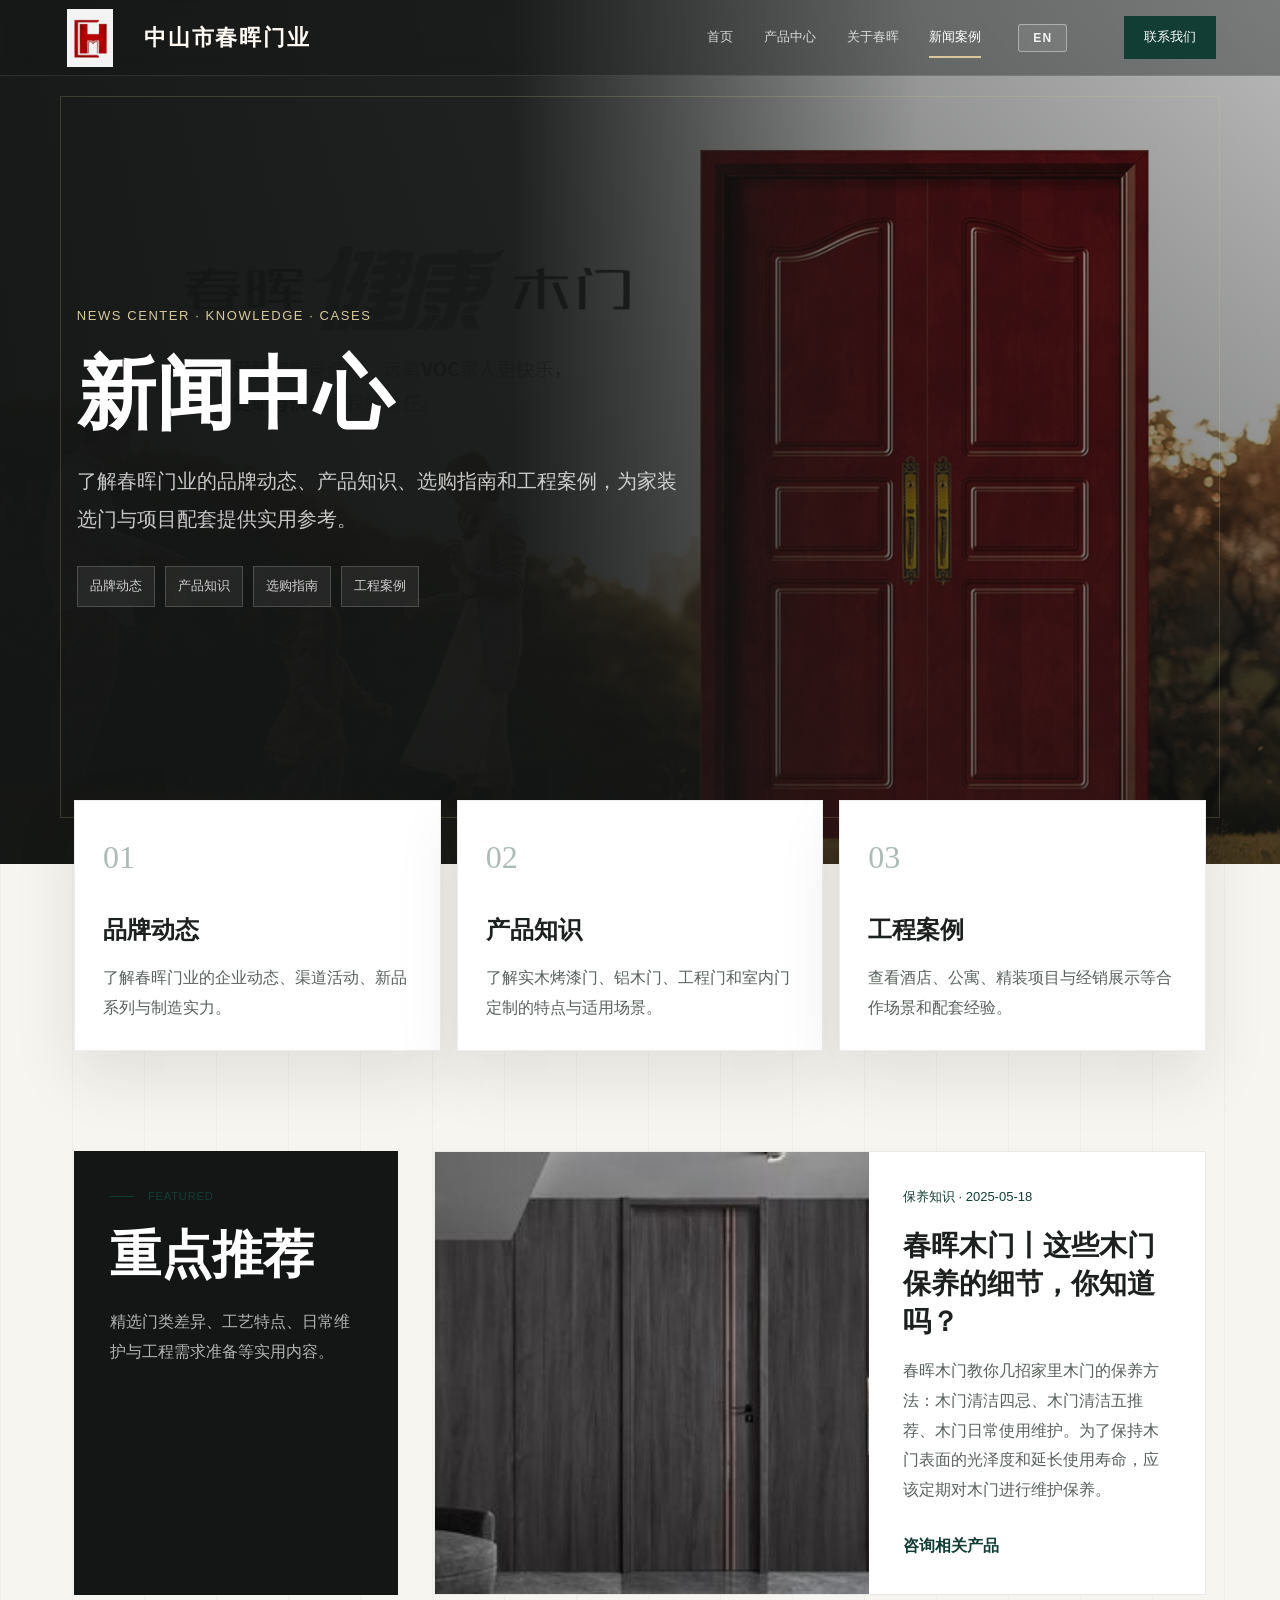
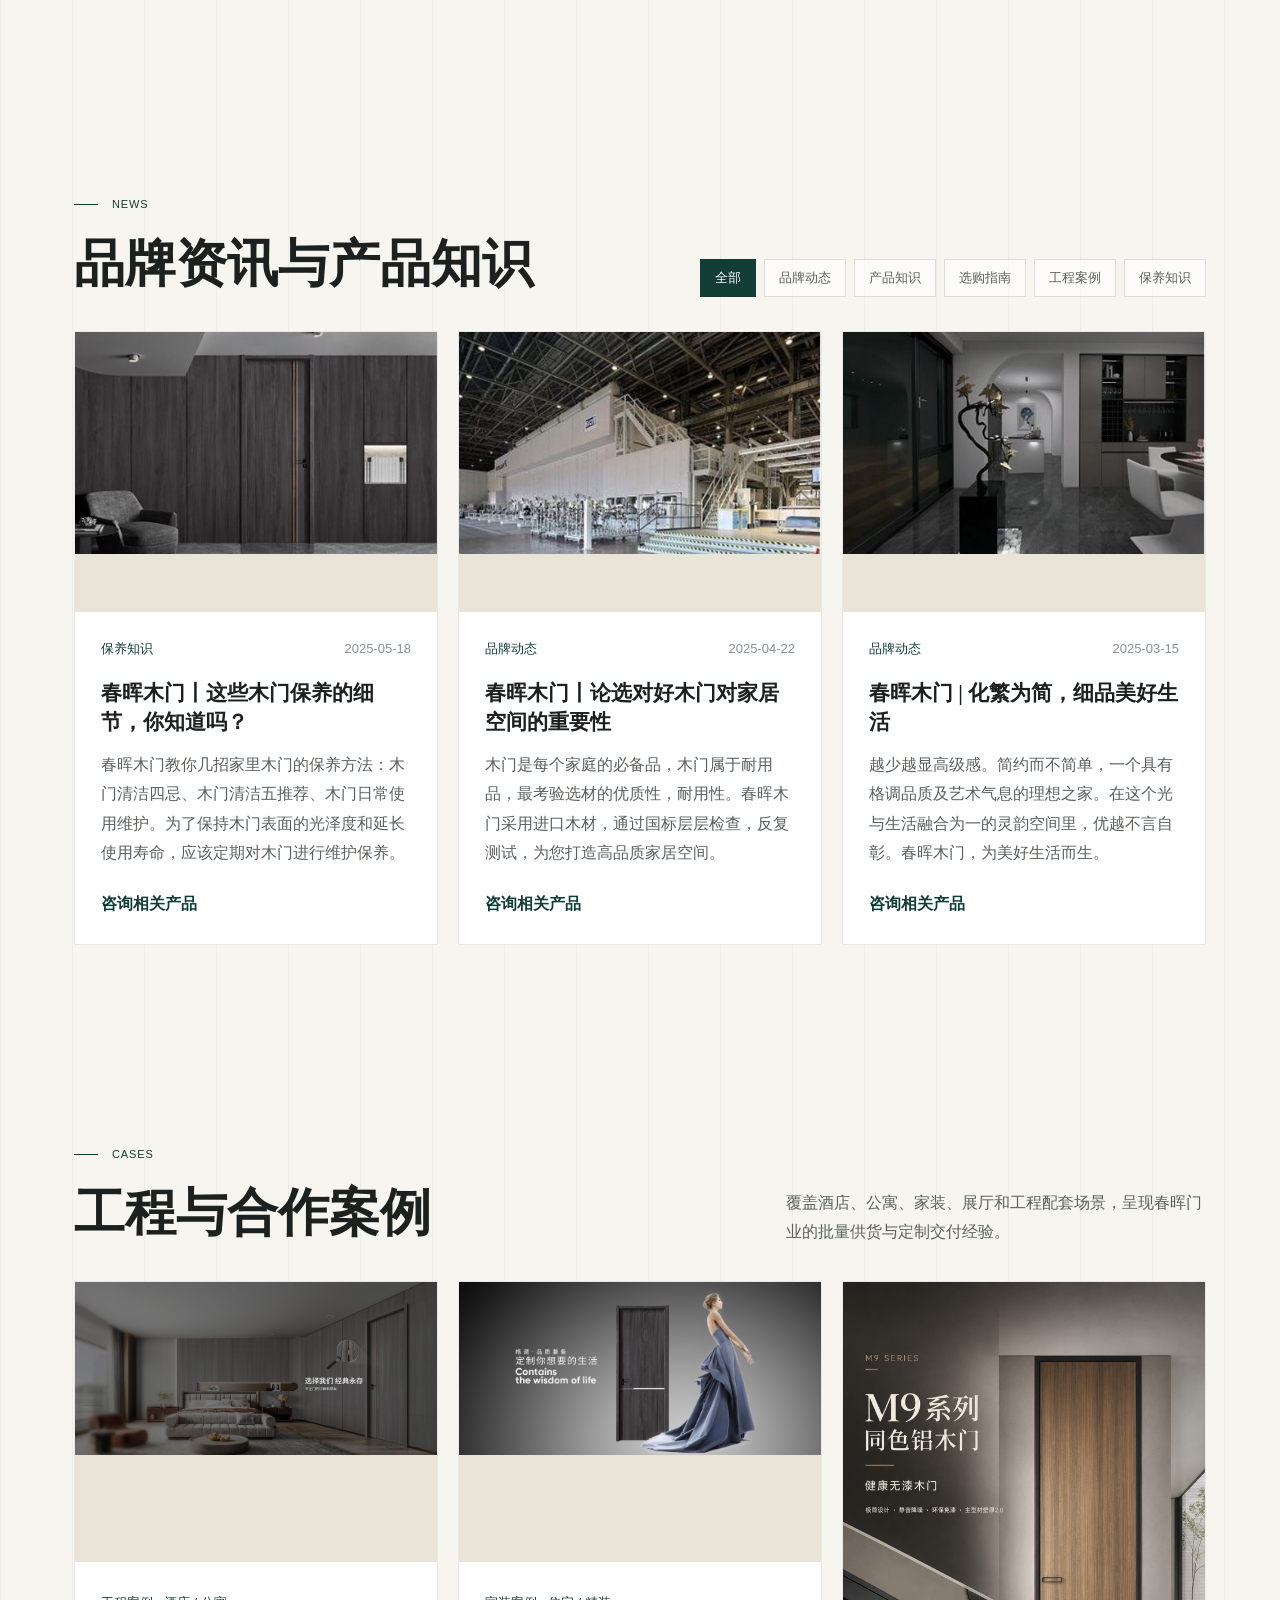
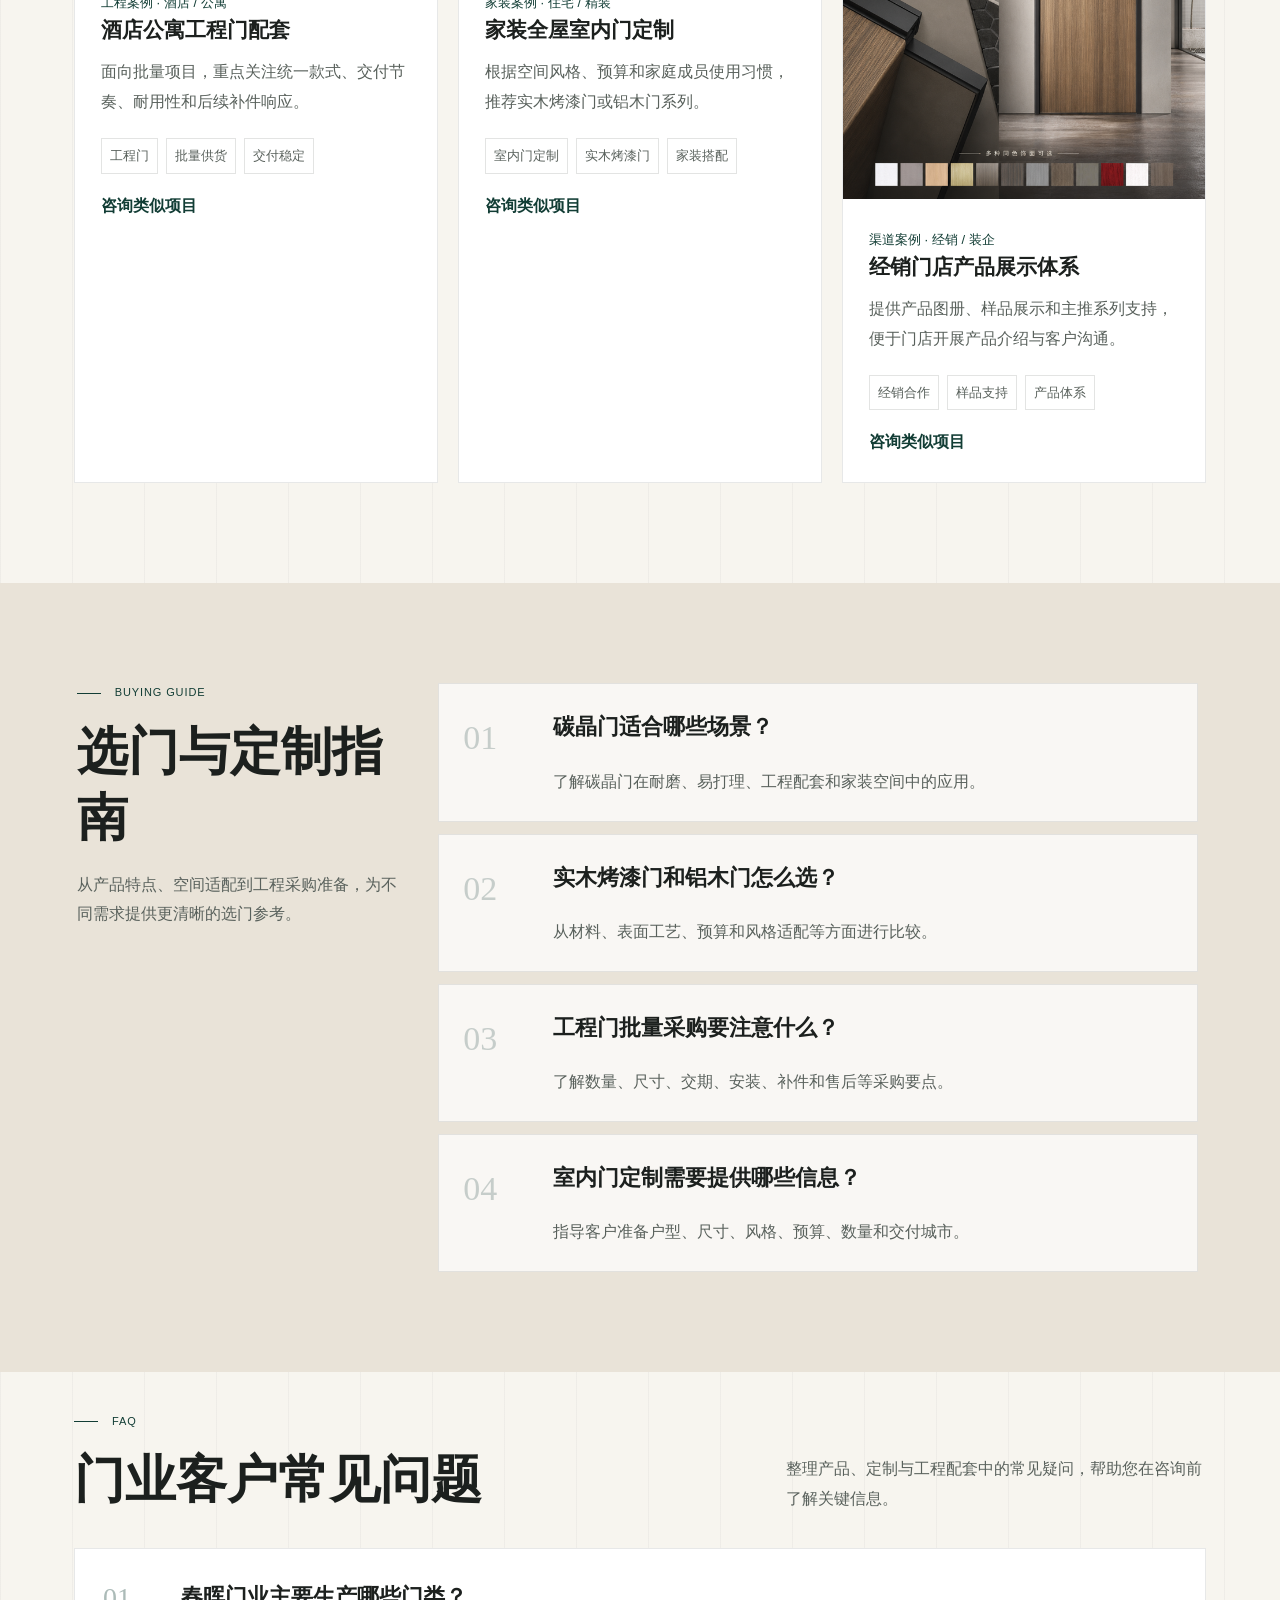
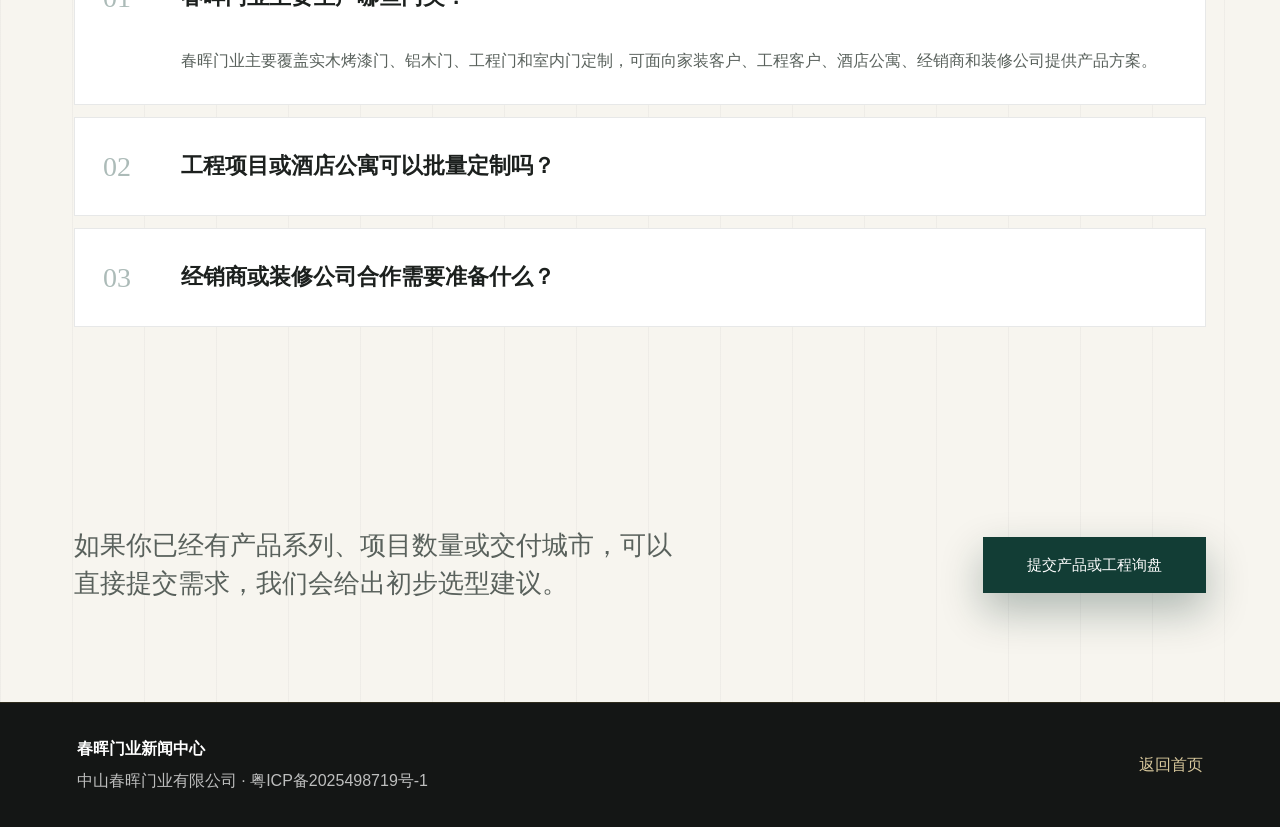
<file: xinwendongtai/index.html>
<!DOCTYPE html>
<html lang="zh-CN">
<head>
  <meta charset="UTF-8">
  <meta name="viewport" content="width=device-width, initial-scale=1.0">
  <meta name="description" content="春晖门业新闻中心，汇集品牌动态、产品知识、选购指南、工程案例与门业常见问题，帮助家装客户、工程客户、酒店公寓、经销商和装修公司了解实木烤漆门、铝木门、工程门与室内门定制。">
  <meta name="keywords" content="春晖门业新闻中心,实木烤漆门知识,铝木门选购,工程门案例,室内门定制知识,木门保养">
  <title>新闻中心 — 春晖门业品牌动态、产品知识、选购指南与工程案例</title>
  <meta http-equiv="Content-Security-Policy" content="script-src 'self' 'unsafe-inline' https://udify.app; style-src 'self' 'unsafe-inline' https://udify.app; img-src 'self' data: https:; connect-src 'self' https://udify.app wss://udify.app; frame-src https://udify.app; object-src 'none';">
  <link rel="preconnect" href="https://udify.app">
  <link rel="icon" type="image/png" href="../ziyuan/icons/favicon.png">
  <link rel="stylesheet" href="../ziyuan/style.css">
  <script type="application/ld+json">
  {
    "@context": "https://schema.org",
    "@type": "CollectionPage",
    "name": "春晖门业新闻中心",
    "url": "https://www.chunhuidoors.com/xinwendongtai/",
    "about": ["品牌动态", "产品知识", "选购指南", "工程案例", "室内门定制", "实木烤漆门", "铝木门", "工程门"]
  }
  </script>
</head>
<body class="journal-page">

<header class="journal-nav subpage-home-nav">
  <a href="../index.html" class="nav-logo" aria-label="中山春晖门业有限公司">
    <img class="nav-logo-mark" src="../ziyuan/images/logo-mark.png" alt="中山春晖门业有限公司">
    <span class="nav-logo-company">中山市春晖门业</span>
  </a>
  <nav class="nav-links">
    <a href="../index.html">首页</a>
    <a href="../product-center.html">产品中心</a>
    <a href="../guanyuwomen/index.html">关于春晖</a>
    <a href="../xinwendongtai/index.html" class="is-active" aria-current="page">新闻案例</a>
    <a href="../lianxiwomen/index.html" class="nav-cta">联系我们</a>
  </nav>
</header>

<main>
  <section class="journal-hero">
    <div class="journal-hero-bg"></div>
    <div class="journal-hero-inner">
      <p class="contact-kicker">NEWS CENTER · KNOWLEDGE · CASES</p>
      <h1 data-i18n="news.hero.h1">新闻中心</h1>
      <p data-i18n="news.hero.p">了解春晖门业的品牌动态、产品知识、选购指南和工程案例，为家装选门与项目配套提供实用参考。</p>
      <div class="journal-hero-tags">
        <span data-i18n="news.hero.tag1">品牌动态</span>
        <span data-i18n="news.hero.tag2">产品知识</span>
        <span data-i18n="news.hero.tag3">选购指南</span>
        <span data-i18n="news.hero.tag4">工程案例</span>
      </div>
    </div>
  </section>

  <section class="journal-overview" aria-label="新闻中心内容定位">
    <article>
      <span>01</span>
      <h2 data-i18n="news.overview.art1.h2">品牌动态</h2>
      <p data-i18n="news.overview.art1.p">了解春晖门业的企业动态、渠道活动、新品系列与制造实力。</p>
    </article>
    <article>
      <span>02</span>
      <h2 data-i18n="news.overview.art2.h2">产品知识</h2>
      <p data-i18n="news.overview.art2.p">了解实木烤漆门、铝木门、工程门和室内门定制的特点与适用场景。</p>
    </article>
    <article>
      <span>03</span>
      <h2 data-i18n="news.overview.art3.h2">工程案例</h2>
      <p data-i18n="news.overview.art3.p">查看酒店、公寓、精装项目与经销展示等合作场景和配套经验。</p>
    </article>
  </section>

  <section class="journal-featured">
    <div class="journal-featured-copy">
      <p class="section-eyebrow">FEATURED</p>
      <h2 class="section-title" data-i18n="news.featured.h2">重点推荐</h2>
      <p data-i18n="news.featured.p">精选门类差异、工艺特点、日常维护与工程需求准备等实用内容。</p>
    </div>
    <div id="journal-featured-card"></div>
  </section>

  <section class="journal-news-section">
    <div class="journal-section-top">
      <div>
        <p class="section-eyebrow">NEWS</p>
        <h2 class="section-title" data-i18n="news.news.h2">品牌资讯与产品知识</h2>
      </div>
      <div id="journal-filter"></div>
    </div>
    <div id="journal-news-grid"></div>
  </section>

  <section class="journal-cases-section">
    <div class="journal-section-top">
      <div>
        <p class="section-eyebrow">CASES</p>
        <h2 class="section-title" data-i18n="news.cases.h2">工程与合作案例</h2>
      </div>
      <p data-i18n="news.cases.p">覆盖酒店、公寓、家装、展厅和工程配套场景，呈现春晖门业的批量供货与定制交付经验。</p>
    </div>
    <div id="journal-case-grid"></div>
  </section>

  <section class="journal-topics-section">
    <div>
      <p class="section-eyebrow">BUYING GUIDE</p>
      <h2 class="section-title" data-i18n="news.topics.h2">选门与定制指南</h2>
      <p class="journal-topic-copy" data-i18n="news.topics.p">从产品特点、空间适配到工程采购准备，为不同需求提供更清晰的选门参考。</p>
    </div>
    <div id="journal-topic-list"></div>
  </section>

  <section class="journal-faq-section">
    <div class="journal-section-top">
      <div>
        <p class="section-eyebrow">FAQ</p>
        <h2 class="section-title" data-i18n="news.faq.h2">门业客户常见问题</h2>
      </div>
      <p data-i18n="news.faq.p">整理产品、定制与工程配套中的常见疑问，帮助您在咨询前了解关键信息。</p>
    </div>
    <div id="journal-faq-list"></div>
  </section>

  <section class="journal-cta">
    <p data-i18n="news.cta.p">如果你已经有产品系列、项目数量或交付城市，可以直接提交需求，我们会给出初步选型建议。</p>
    <a href="../lianxiwomen/index.html" class="btn-red" data-i18n="news.cta.btn">提交产品或工程询盘</a>
  </section>
</main>

<footer class="contact-footer" id="journal-footer"></footer>

<script src="../data.js"></script>
<script src="../data-en.js"></script>
<script src="../ziyuan/news-cases.js"></script>
<script src="../ziyuan/i18n.js"></script>
<script src="../ziyuan/dify-chatbot.js?v=20260614-fast"></script>
</body>
</html>
</file>
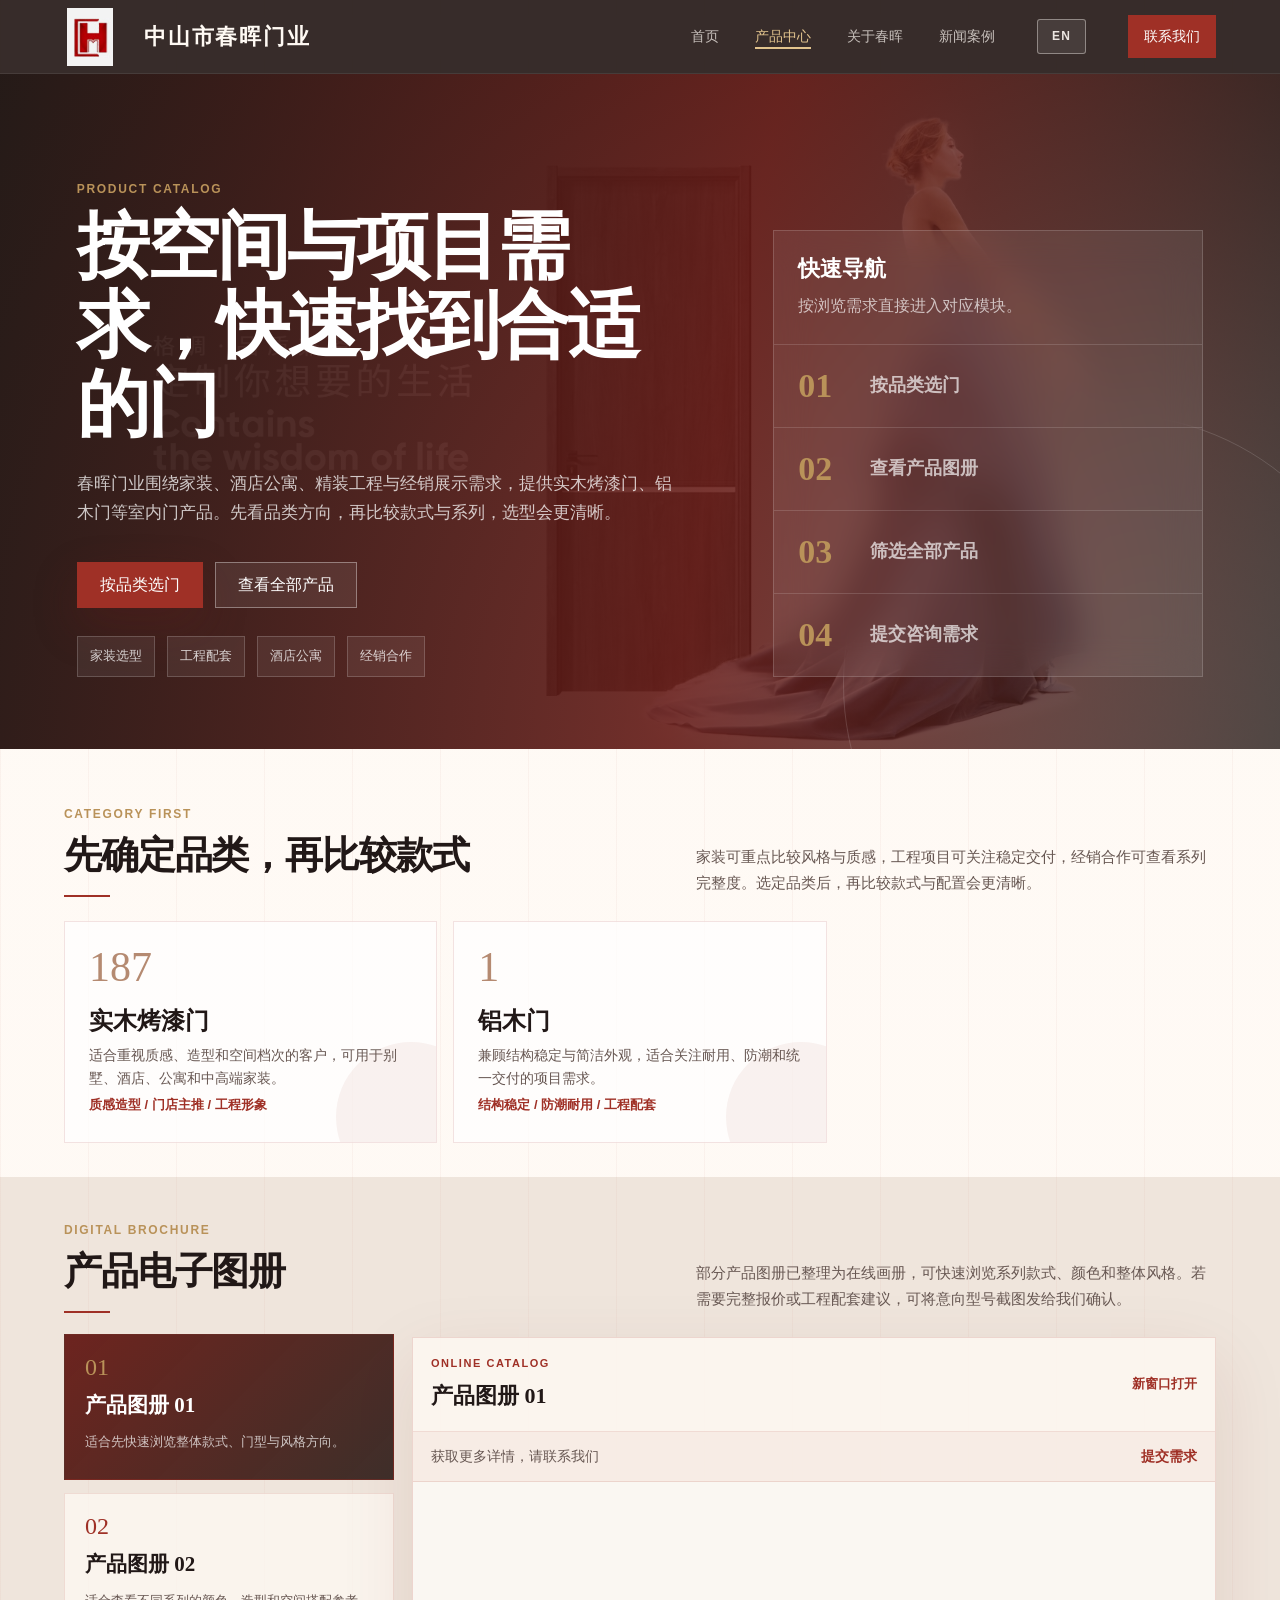
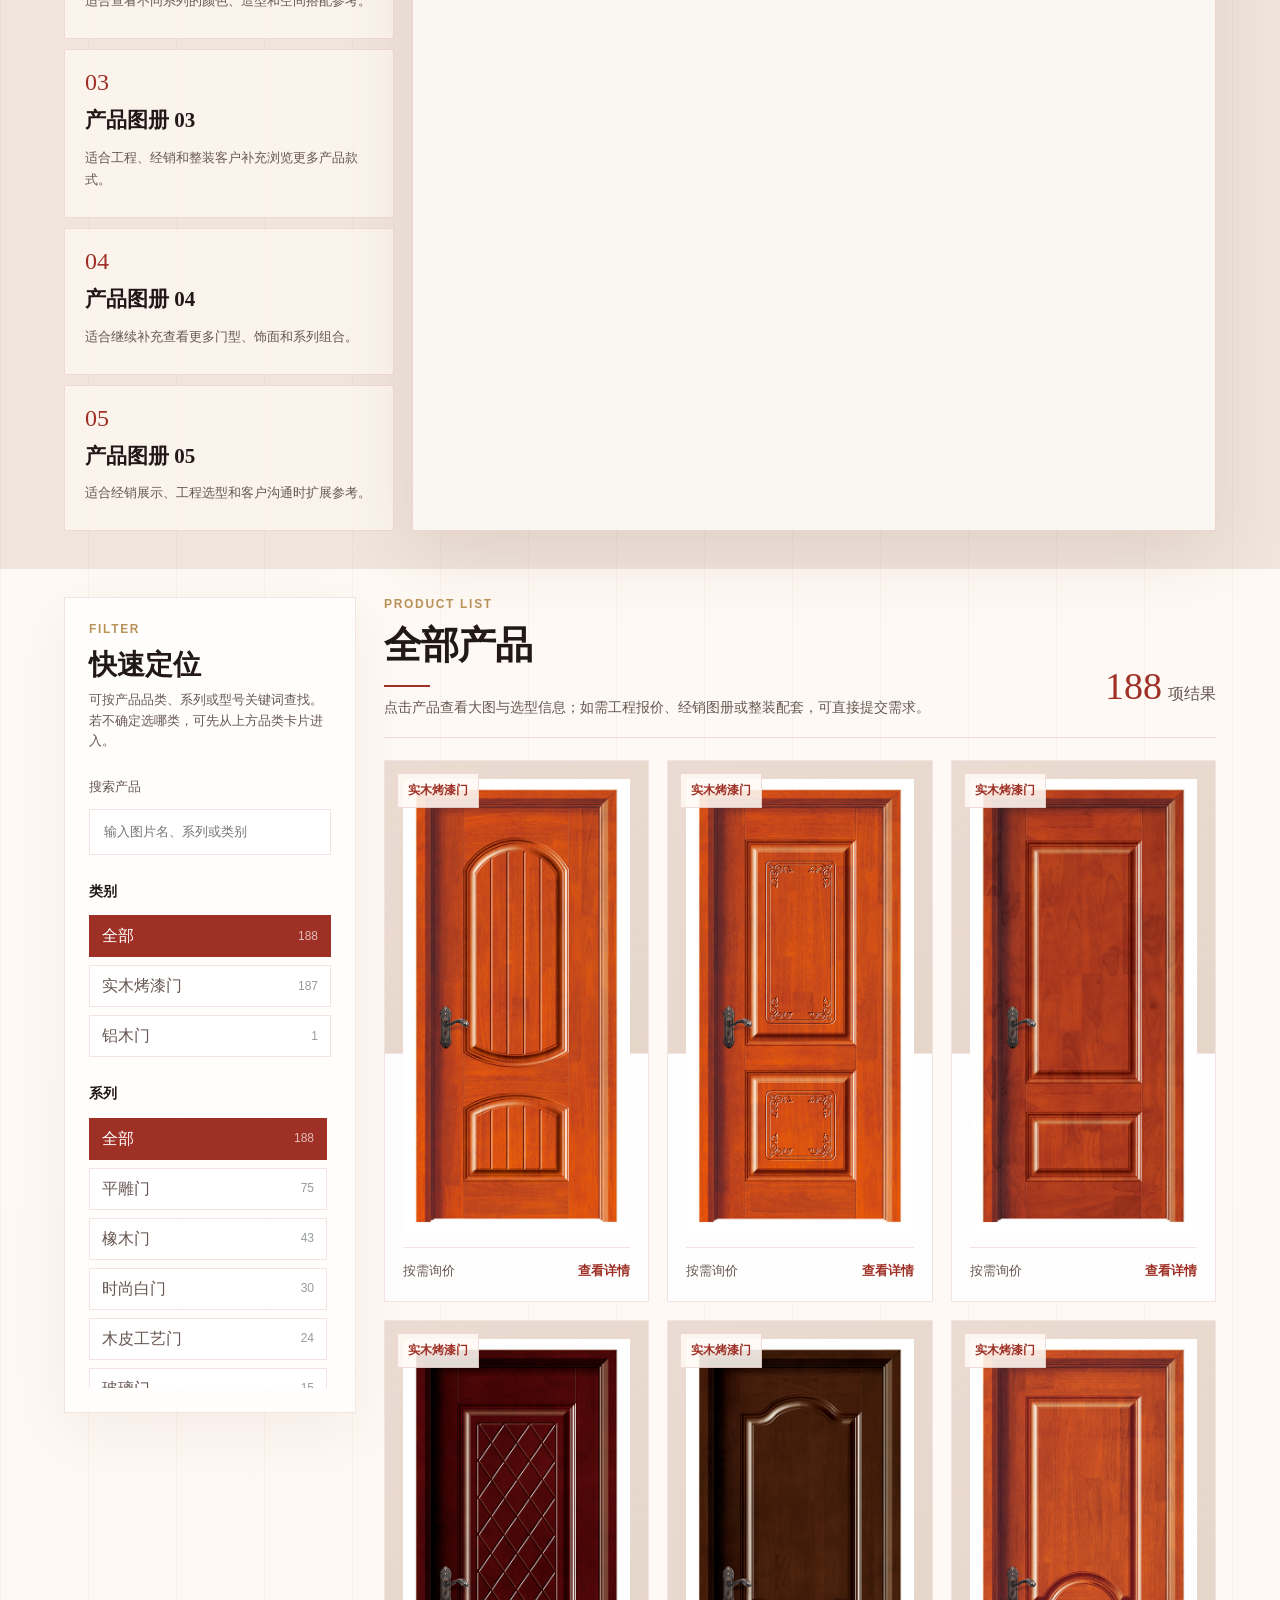
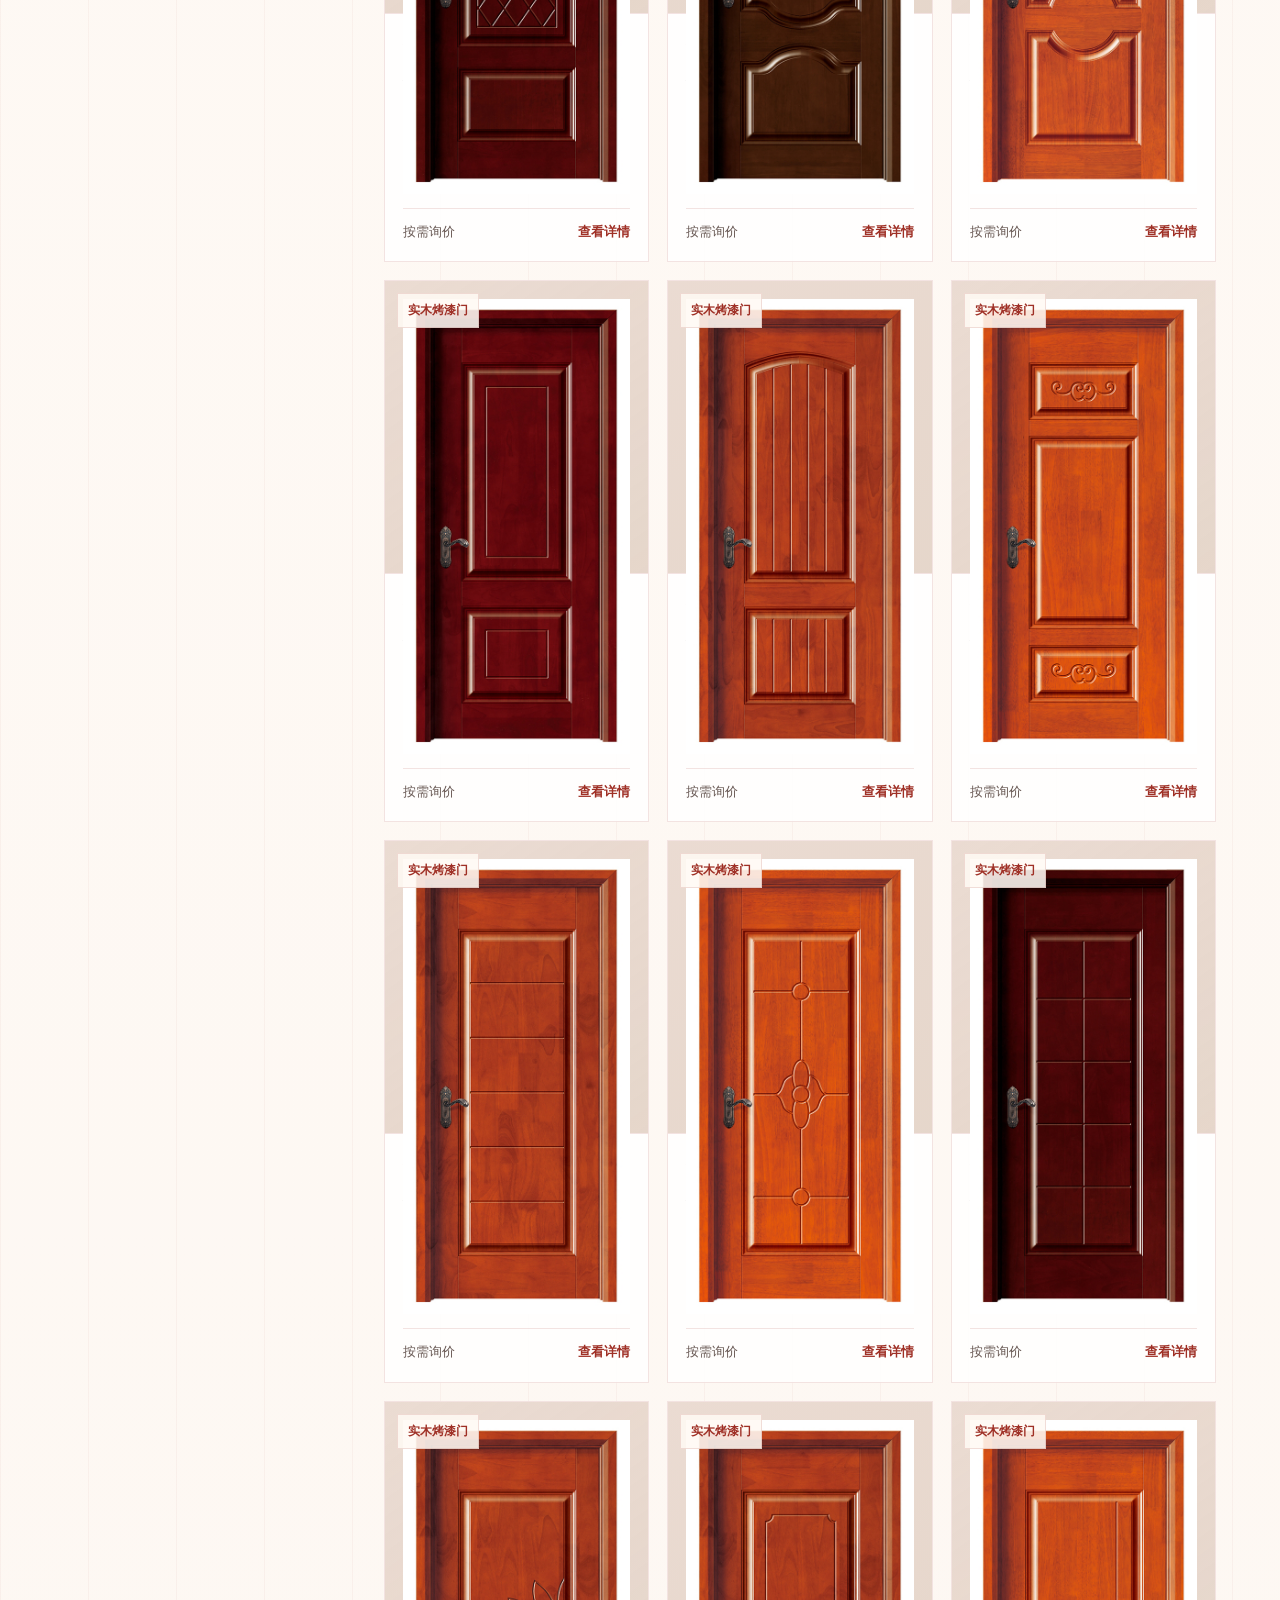
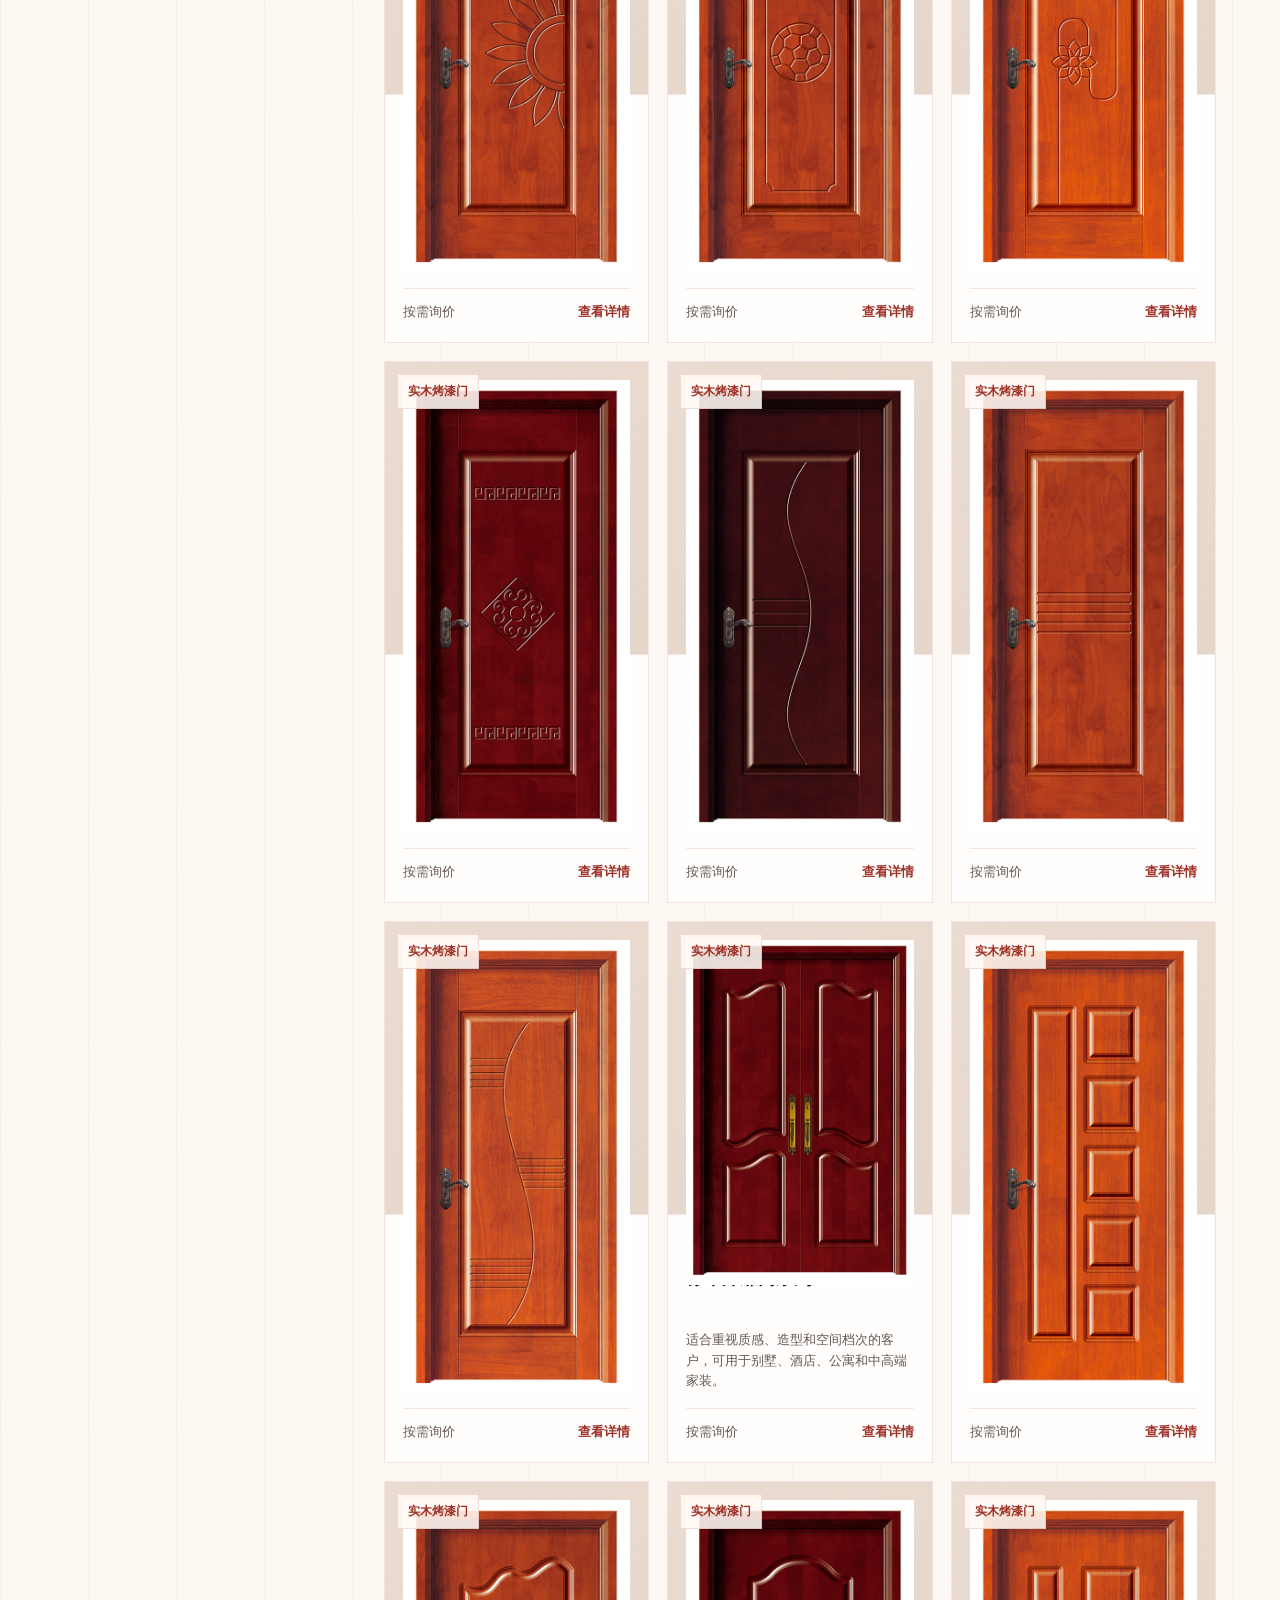
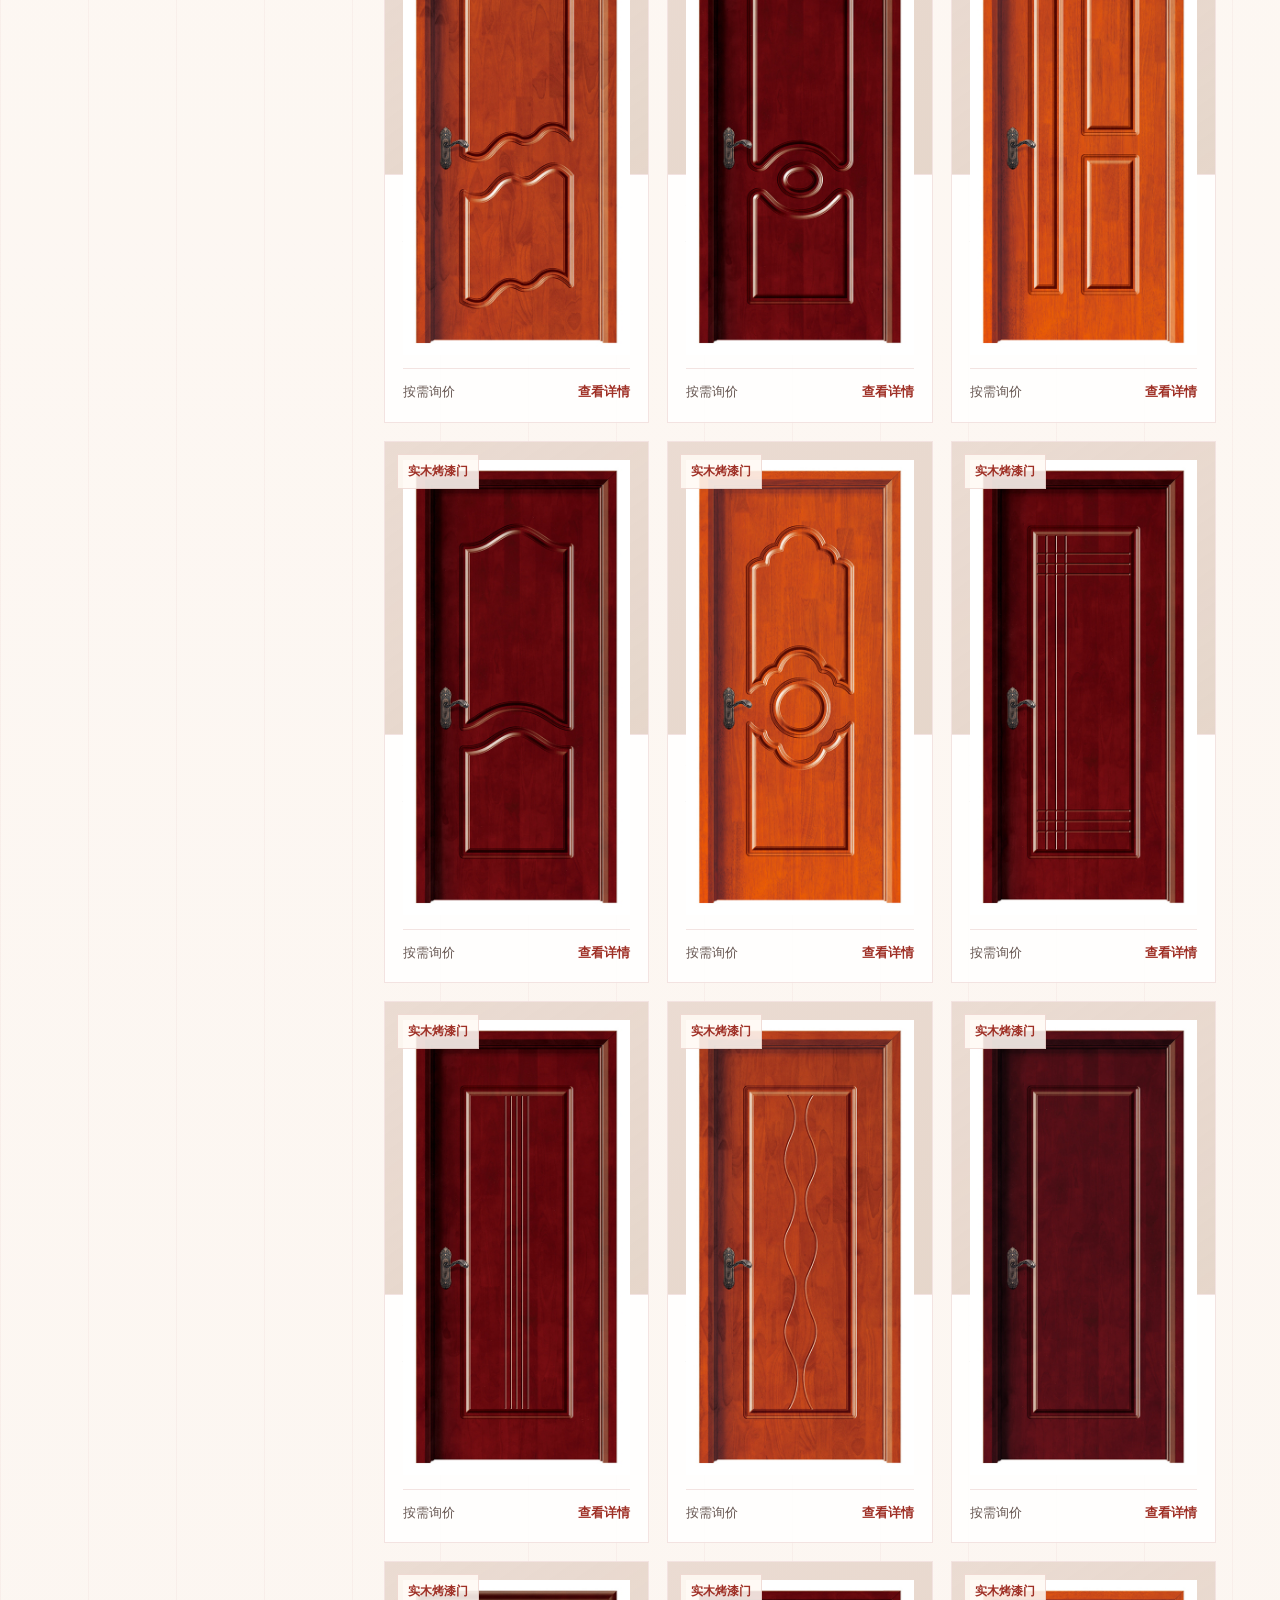
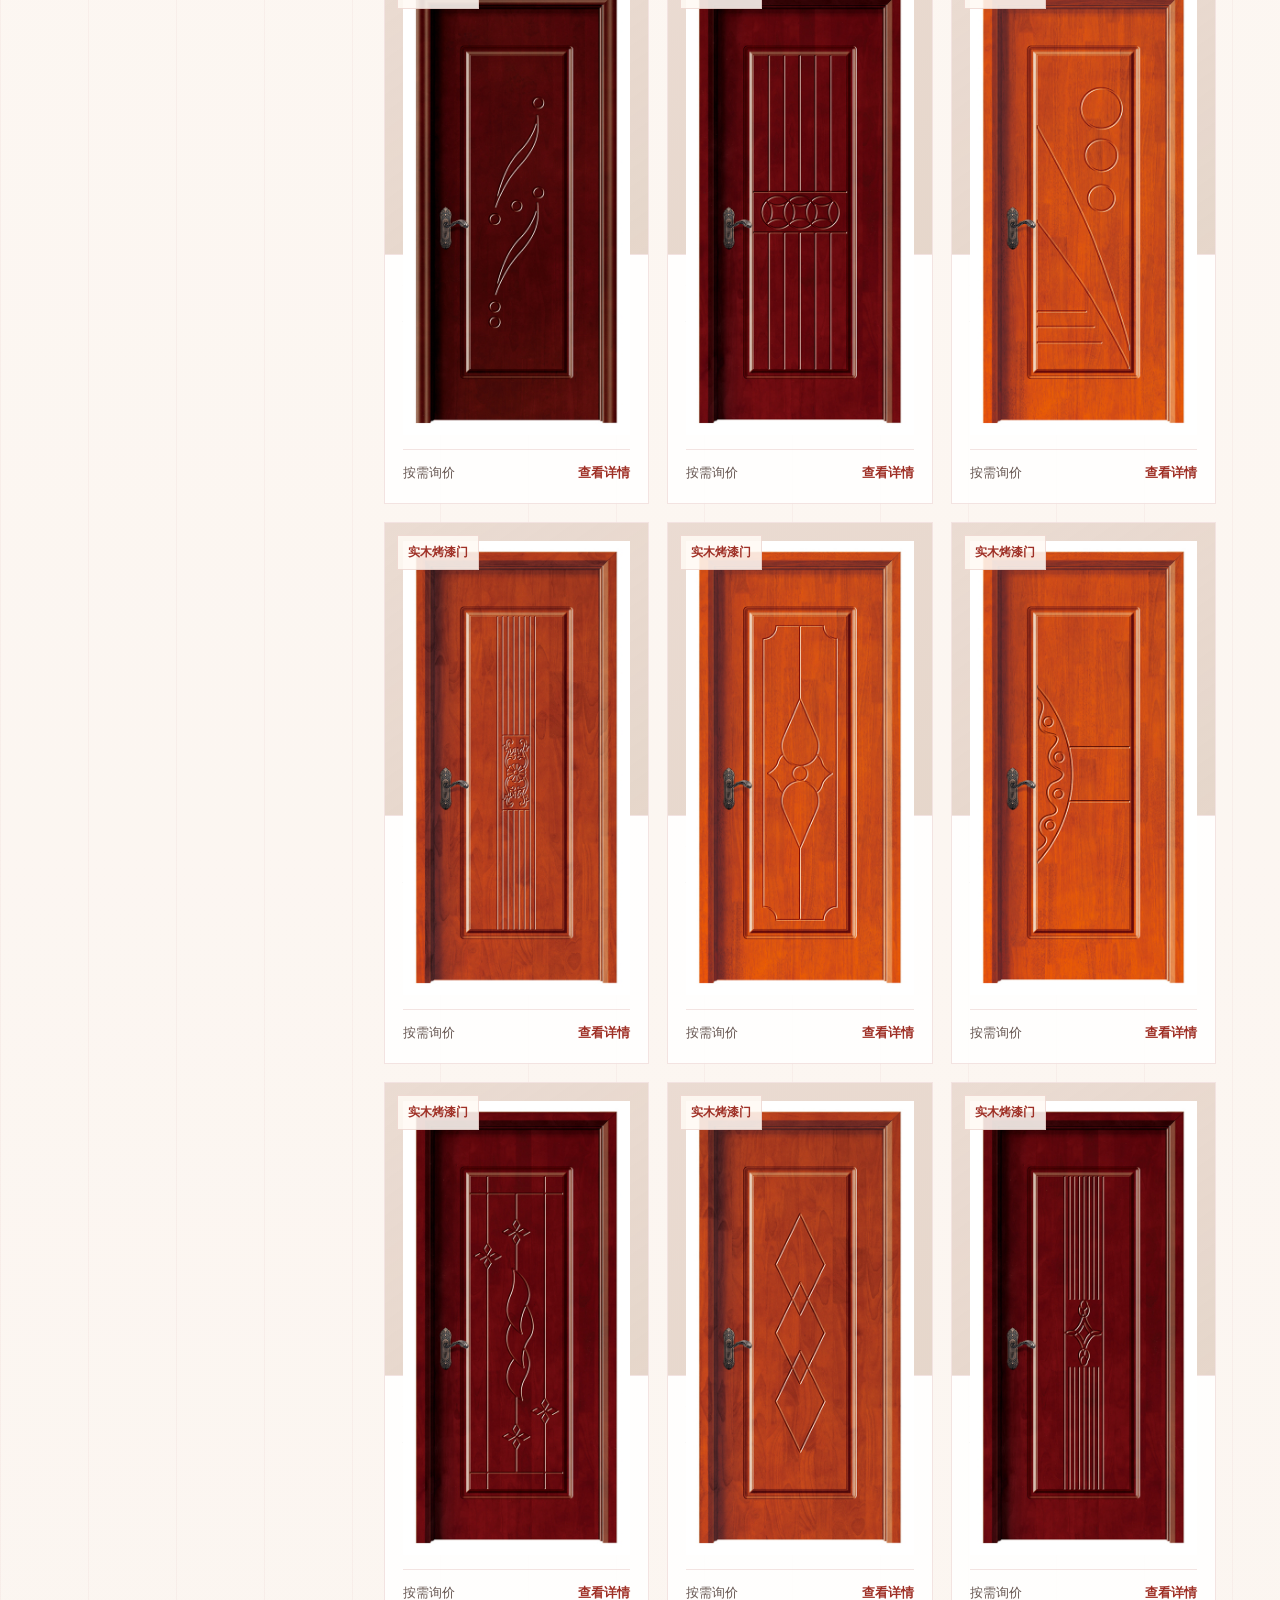
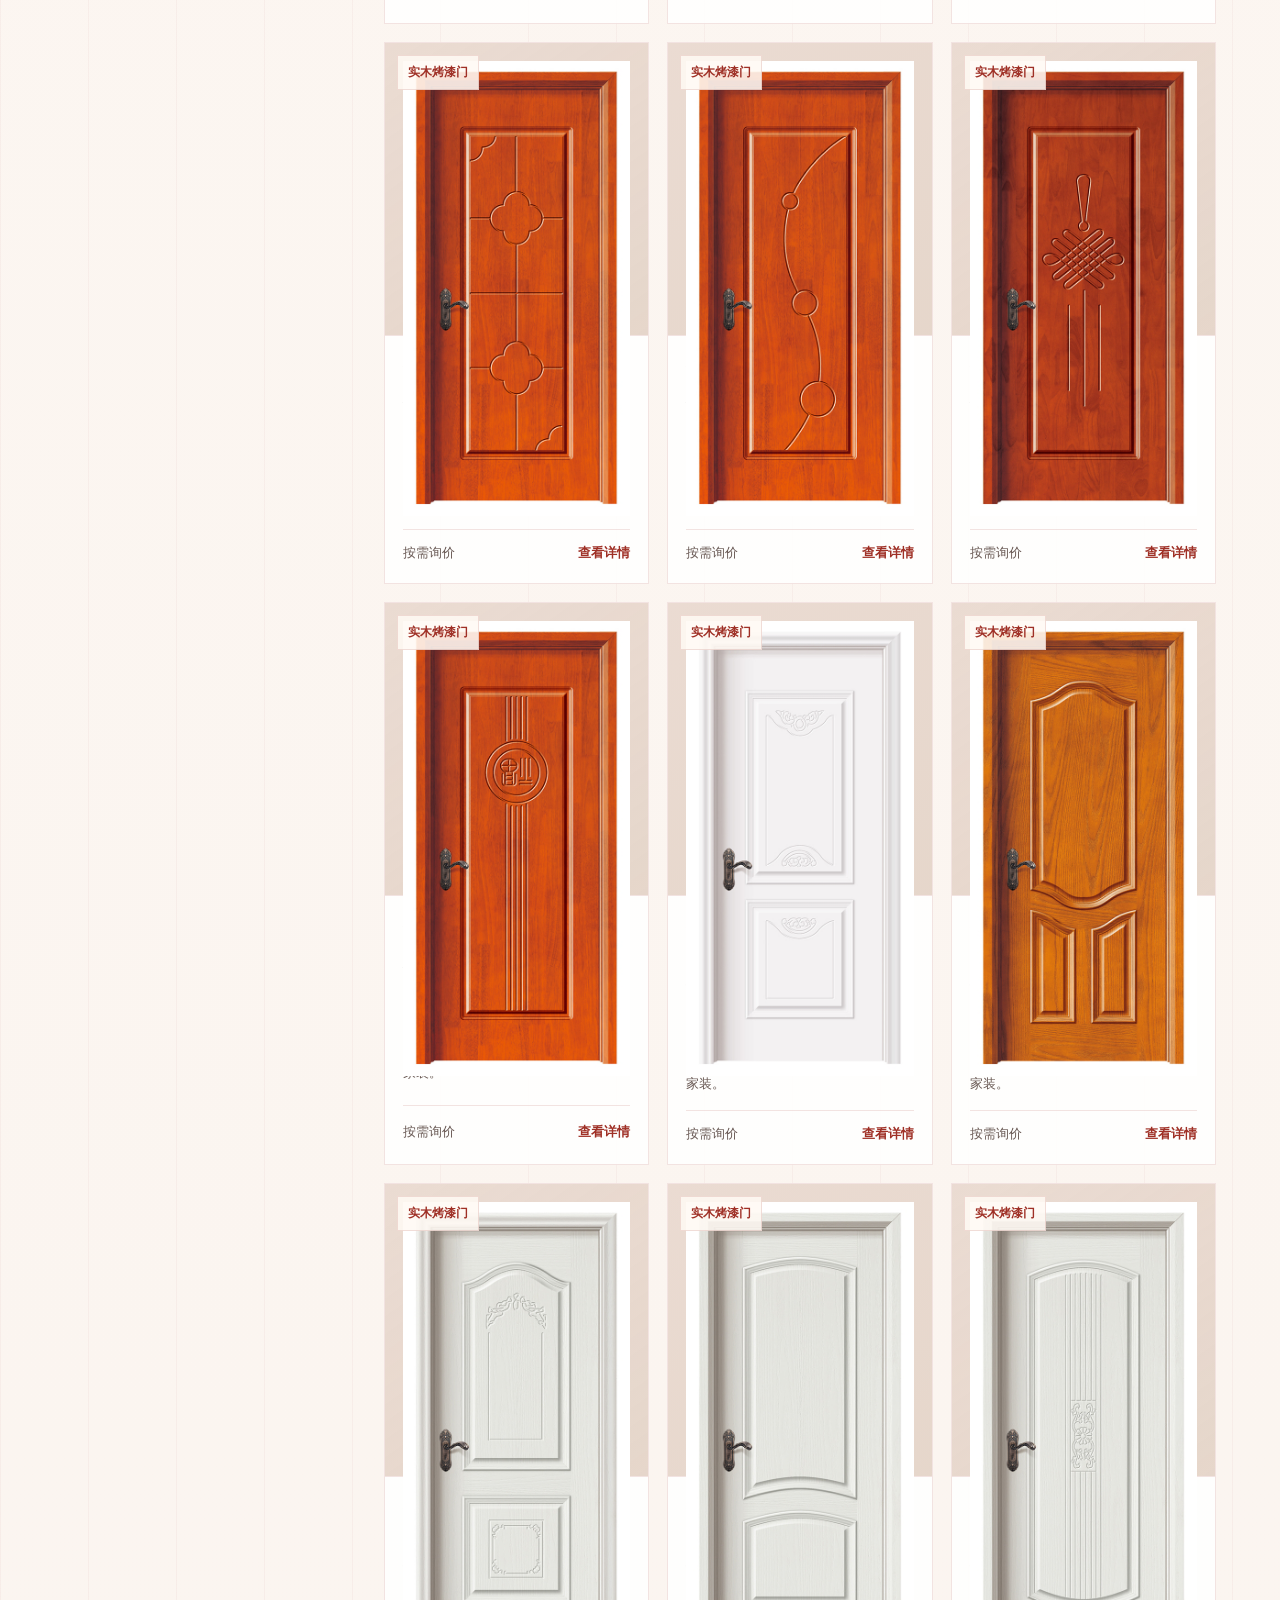
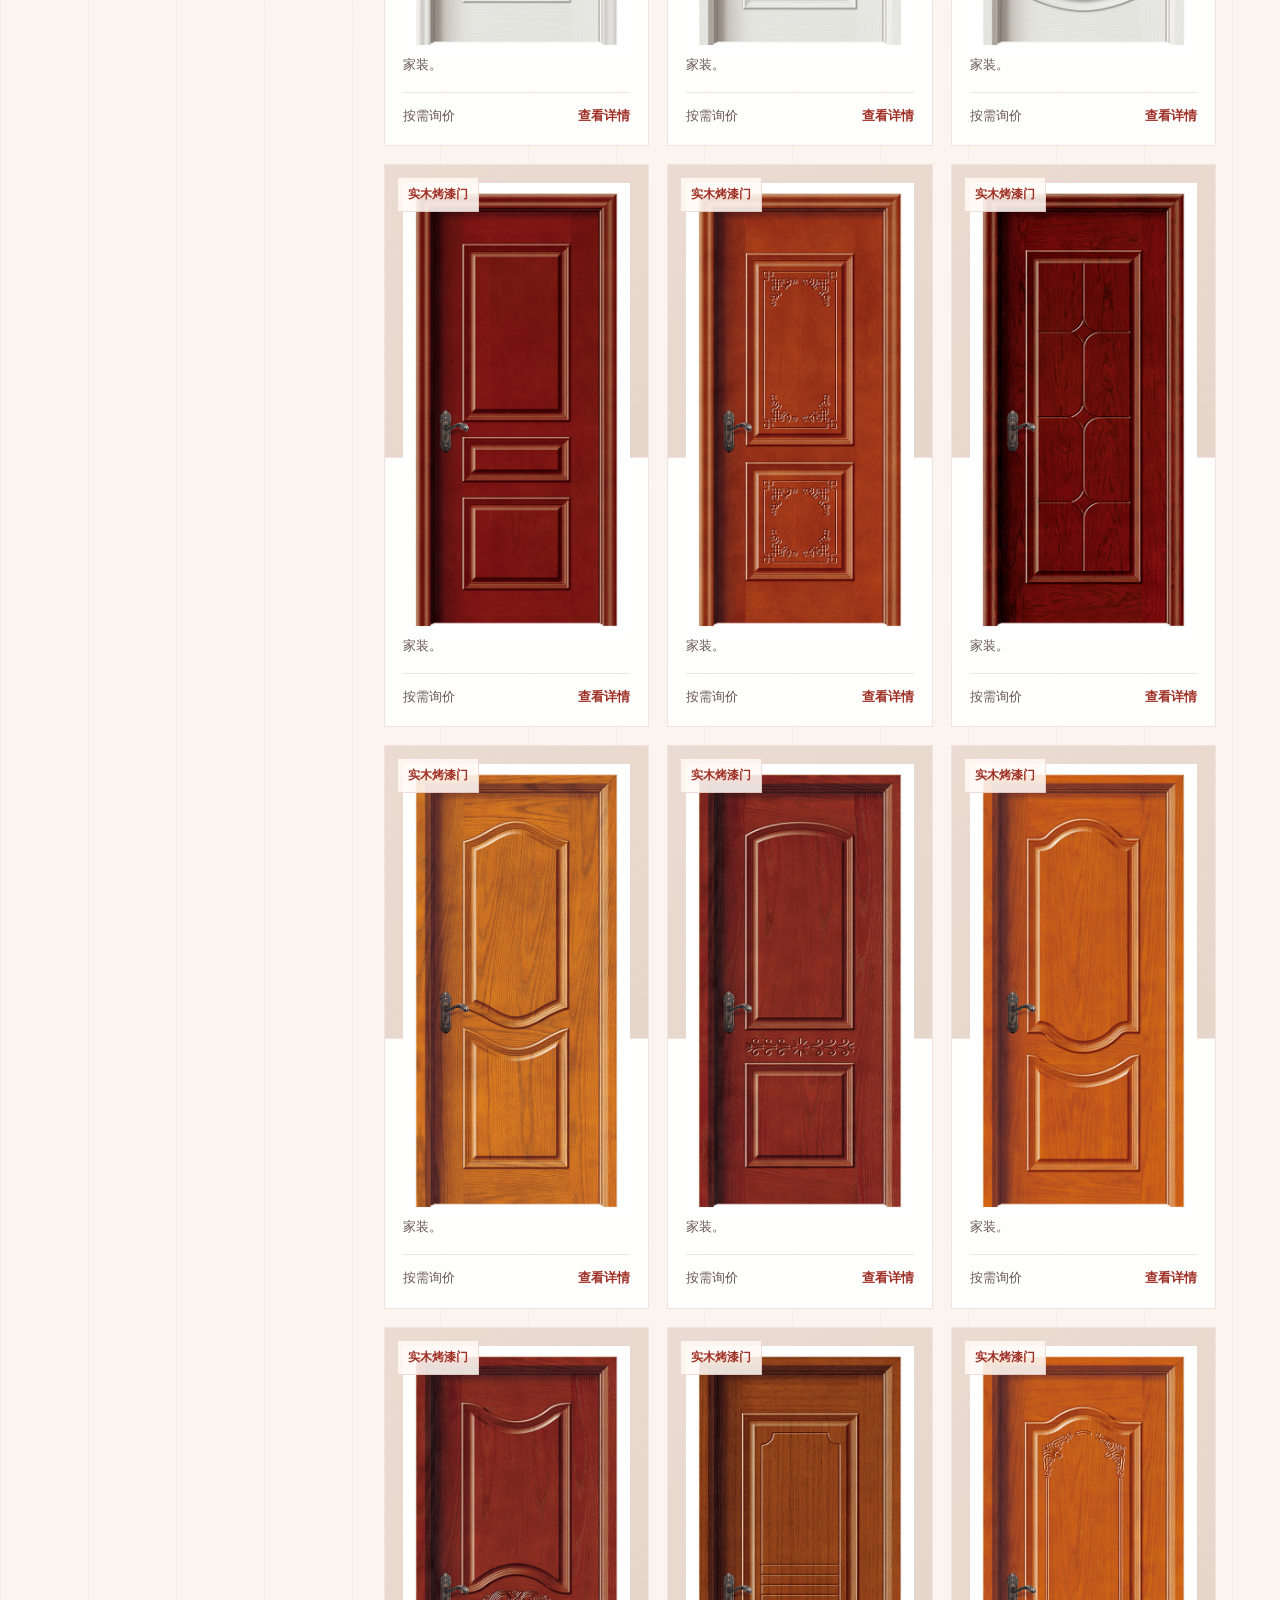
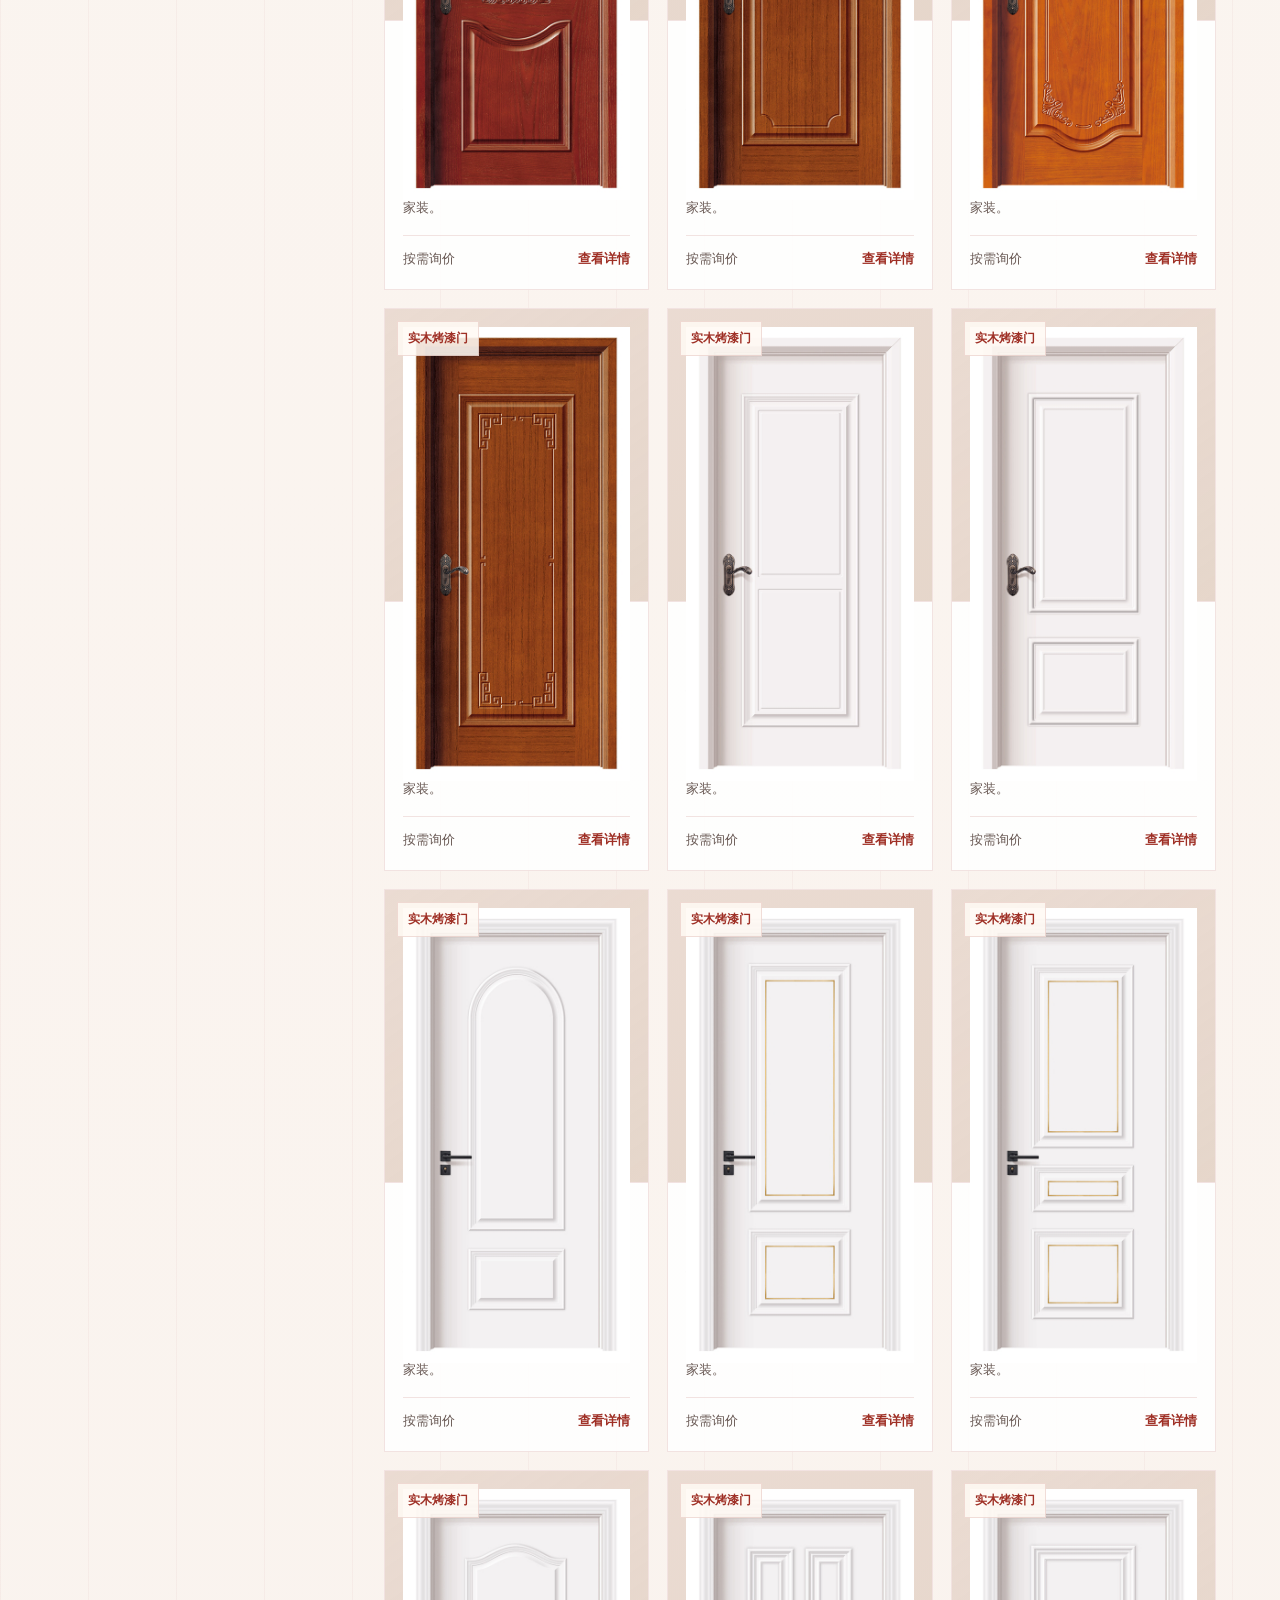
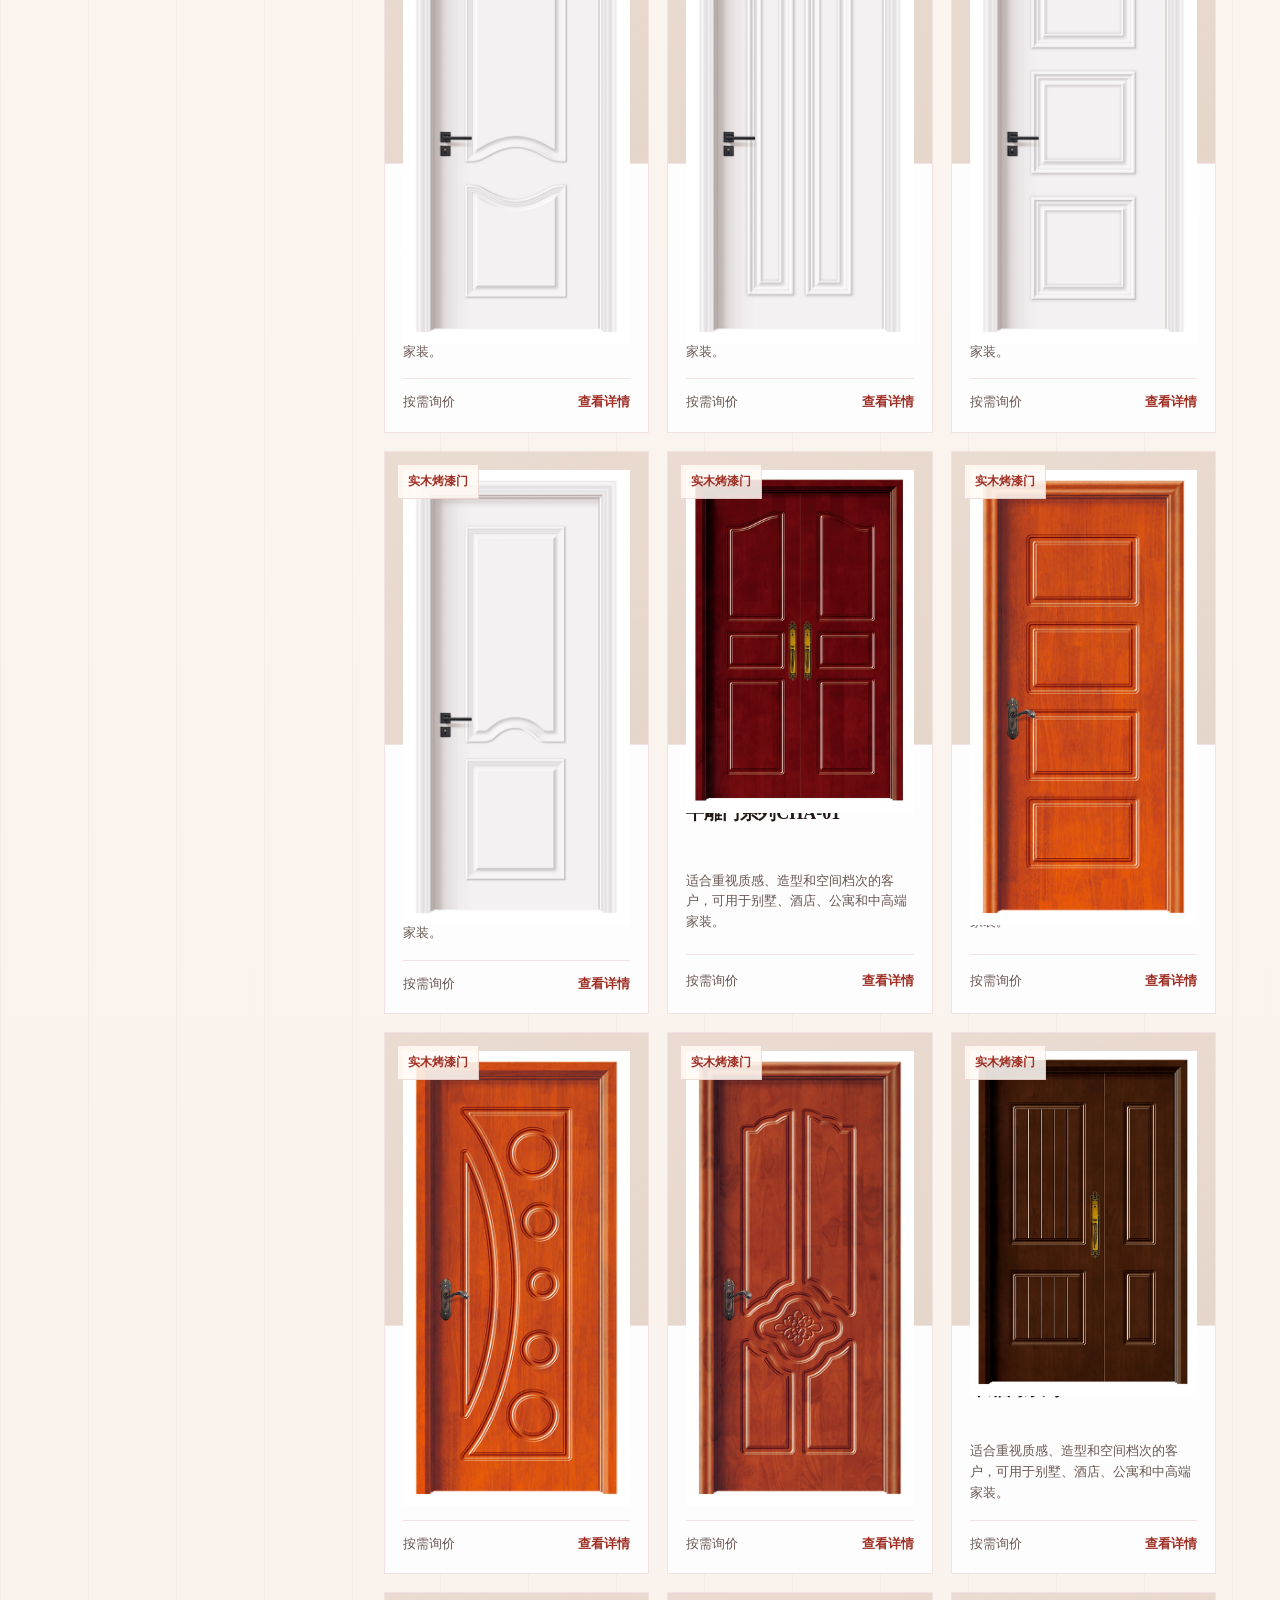
<file: product-center.html>
<!DOCTYPE html>
<html lang="zh-CN">
<head>
  <meta charset="UTF-8">
  <meta name="viewport" content="width=device-width, initial-scale=1.0">
  <meta name="description" content="春晖门业产品中心，展示实木烤漆门、铝木门、工程门与室内门定制产品，支持按品类、系列和关键词快速筛选，服务家装、酒店公寓、工程项目、经销商和装修公司。">
  <meta name="keywords" content="春晖门业产品中心,实木烤漆门,铝木门,平雕门,橡木门,玻璃门,木皮工艺门,时尚白门,工程门,室内门定制">
  <title>产品中心 — 春晖门业</title>
  <meta http-equiv="Content-Security-Policy" content="script-src 'self' 'unsafe-inline' https://udify.app; style-src 'self' 'unsafe-inline' https://udify.app; img-src 'self' data: https:; connect-src 'self' https://udify.app wss://udify.app; frame-src https://udify.app; object-src 'none';">
  <link rel="preconnect" href="https://udify.app">
  <link rel="icon" type="image/png" href="ziyuan/icons/favicon.png">
  <link rel="stylesheet" href="ziyuan/product-center.css">
</head>
<body>
  <header class="site-header">
    <a class="brand" href="index.html" aria-label="春晖门业">
      <img class="brand-mark" src="ziyuan/images/logo-mark.png" alt="春晖门业">
      <span class="brand-company">中山市春晖门业</span>
    </a>
    <nav class="site-nav" aria-label="产品中心导航">
      <a href="index.html">首页</a>
      <a href="product-center.html" class="is-active" aria-current="page">产品中心</a>
      <a href="guanyuwomen/index.html">关于春晖</a>
      <a href="xinwendongtai/index.html">新闻案例</a>
      <a href="lianxiwomen/index.html" class="nav-cta">联系我们</a>
    </nav>
  </header>

  <main>
    <section class="catalog-hero">
      <div class="catalog-hero__content">
        <p class="eyebrow">PRODUCT CATALOG</p>
        <h1 data-i18n="pc.hero.h1">按空间与项目需求，快速找到合适的门</h1>
        <p class="hero-copy" data-i18n="pc.hero.p">春晖门业围绕家装、酒店公寓、精装工程与经销展示需求，提供实木烤漆门、铝木门等室内门产品。先看品类方向，再比较款式与系列，选型会更清晰。</p>
        <div class="hero-actions">
          <a href="#categories" class="btn btn-primary" data-i18n="pc.hero.btn1">按品类选门</a>
          <a href="#catalog" class="btn btn-secondary" data-i18n="pc.hero.btn2">查看全部产品</a>
        </div>
        <div class="quick-tags" aria-label="适配客户">
          <span data-i18n="pc.hero.tag1">家装选型</span>
          <span data-i18n="pc.hero.tag2">工程配套</span>
          <span data-i18n="pc.hero.tag3">酒店公寓</span>
          <span data-i18n="pc.hero.tag4">经销合作</span>
        </div>
      </div>
      <div class="catalog-hero__panel" aria-label="产品中心导航">
        <section class="hero-panel-intro">
          <strong data-i18n="pc.nav.strong">快速导航</strong>
          <span data-i18n="pc.nav.span">按浏览需求直接进入对应模块。</span>
        </section>
        <a class="hero-panel-link" href="#categories">
          <strong>01</strong>
          <span data-i18n="pc.nav.link1">按品类选门</span>
        </a>
        <a class="hero-panel-link" href="#brochures">
          <strong>02</strong>
          <span data-i18n="pc.nav.link2">查看产品图册</span>
        </a>
        <a class="hero-panel-link" href="#catalog">
          <strong>03</strong>
          <span data-i18n="pc.nav.link3">筛选全部产品</span>
        </a>
        <a class="hero-panel-link" href="lianxiwomen/index.html">
          <strong>04</strong>
          <span data-i18n="pc.nav.link4">提交咨询需求</span>
        </a>
      </div>
    </section>

    <section id="categories" class="category-section">
      <div class="section-heading">
        <div>
          <p class="eyebrow">CATEGORY FIRST</p>
          <h2 data-i18n="pc.cat.h2">先确定品类，再比较款式</h2>
        </div>
        <p data-i18n="pc.cat.p">家装可重点比较风格与质感，工程项目可关注稳定交付，经销合作可查看系列完整度。选定品类后，再比较款式与配置会更清晰。</p>
      </div>
      <div id="category-overview" class="category-grid" aria-label="产品品类快速入口"></div>
    </section>

    <section id="brochures" class="brochure-section">
      <div class="section-heading">
        <div>
          <p class="eyebrow">DIGITAL BROCHURE</p>
          <h2 data-i18n="pc.brochure.h2">产品电子图册</h2>
        </div>
        <p data-i18n="pc.brochure.p">部分产品图册已整理为在线画册，可快速浏览系列款式、颜色和整体风格。若需要完整报价或工程配套建议，可将意向型号截图发给我们确认。</p>
      </div>
      <div class="brochure-layout">
        <div id="brochure-list" class="brochure-list" aria-label="产品电子图册列表"></div>
        <div class="brochure-viewer">
          <div class="brochure-viewer__head">
            <div>
              <span id="brochure-kicker">ONLINE CATALOG</span>
              <strong id="brochure-title" data-i18n="pc.brochure.title">产品电子图册</strong>
            </div>
            <a id="brochure-link" href="#" target="_blank" rel="noopener" data-i18n="pc.brochure.link">新窗口打开</a>
          </div>
          <div class="brochure-contact-note">
            <span data-i18n="pc.brochure.contactNote">获取更多详情，请联系我们</span>
            <a href="lianxiwomen/index.html" data-i18n="pc.brochure.contactLink">提交需求</a>
          </div>
          <iframe id="brochure-frame" title="春晖门业产品电子图册" loading="lazy" referrerpolicy="no-referrer-when-downgrade"></iframe>
        </div>
      </div>
    </section>

    <section id="catalog" class="catalog-shell">
      <aside class="filter-panel" aria-label="产品筛选">
        <div class="filter-panel__head">
          <p class="eyebrow">FILTER</p>
          <h2 data-i18n="pc.filter.h2">快速定位</h2>
          <p class="filter-note" data-i18n="pc.filter.note">可按产品品类、系列或型号关键词查找。若不确定选哪类，可先从上方品类卡片进入。</p>
        </div>

        <label class="search-box">
          <span data-i18n="pc.filter.searchLabel">搜索产品</span>
          <input id="search-input" type="search" placeholder="输入图片名、系列或类别" data-i18n-ph="pc.filter.searchPH">
        </label>

        <div class="filter-block">
          <h3 data-i18n="pc.filter.catH3">类别</h3>
          <div id="category-filters" class="filter-list"></div>
        </div>

        <div class="filter-block">
          <h3 data-i18n="pc.filter.seriesH3">系列</h3>
          <div id="series-filters" class="filter-list filter-list--compact"></div>
        </div>
      </aside>

      <section class="catalog-main" aria-live="polite">
        <div class="catalog-toolbar">
          <div>
            <p class="eyebrow">PRODUCT LIST</p>
            <h2 id="result-title">全部产品</h2>
            <p class="result-copy" data-i18n="pc.list.p">点击产品查看大图与选型信息；如需工程报价、经销图册或整装配套，可直接提交需求。</p>
          </div>
          <div class="result-meta">
            <span id="result-count">0</span>
            <span>项结果</span>
          </div>
        </div>

        <div id="product-grid" class="product-grid"></div>
        <div id="empty-state" class="empty-state" hidden>
          <h3 data-i18n="pc.empty.h3">没有找到匹配产品</h3>
          <p data-i18n="pc.empty.p">可以减少关键词，或切换到"全部"类别重新浏览。</p>
        </div>
      </section>
    </section>

    <section id="contact" class="inquiry-band">
      <div>
        <p class="eyebrow">INQUIRY</p>
        <h2 data-i18n="pc.inquiry.h2">需要产品图册、工程报价或经销合作？</h2>
        <p data-i18n="pc.inquiry.p">请告诉我们使用场景、意向品类、数量、项目城市和交付时间，春晖门业会结合产品系列与项目需求给出初步选型建议。</p>
      </div>
      <a href="lianxiwomen/index.html" class="btn btn-primary" data-i18n="pc.inquiry.btn">提交需求</a>
    </section>
  </main>

  <div id="lightbox" class="lightbox" hidden>
    <button class="lightbox-close" type="button" aria-label="关闭预览">×</button>
    <figure>
      <img id="lightbox-img" alt="">
      <figcaption>
        <strong id="lightbox-title"></strong>
        <span id="lightbox-meta"></span>
      </figcaption>
    </figure>
  </div>

  <script src="data.js"></script>
  <script src="data-en.js"></script>
  <script src="product-manifest.js"></script>
  <script src="ziyuan/i18n.js"></script>
  <script src="ziyuan/product-center.js"></script>
  <script src="ziyuan/dify-chatbot.js?v=20260614-fast"></script>
</body>
</html>
</file>
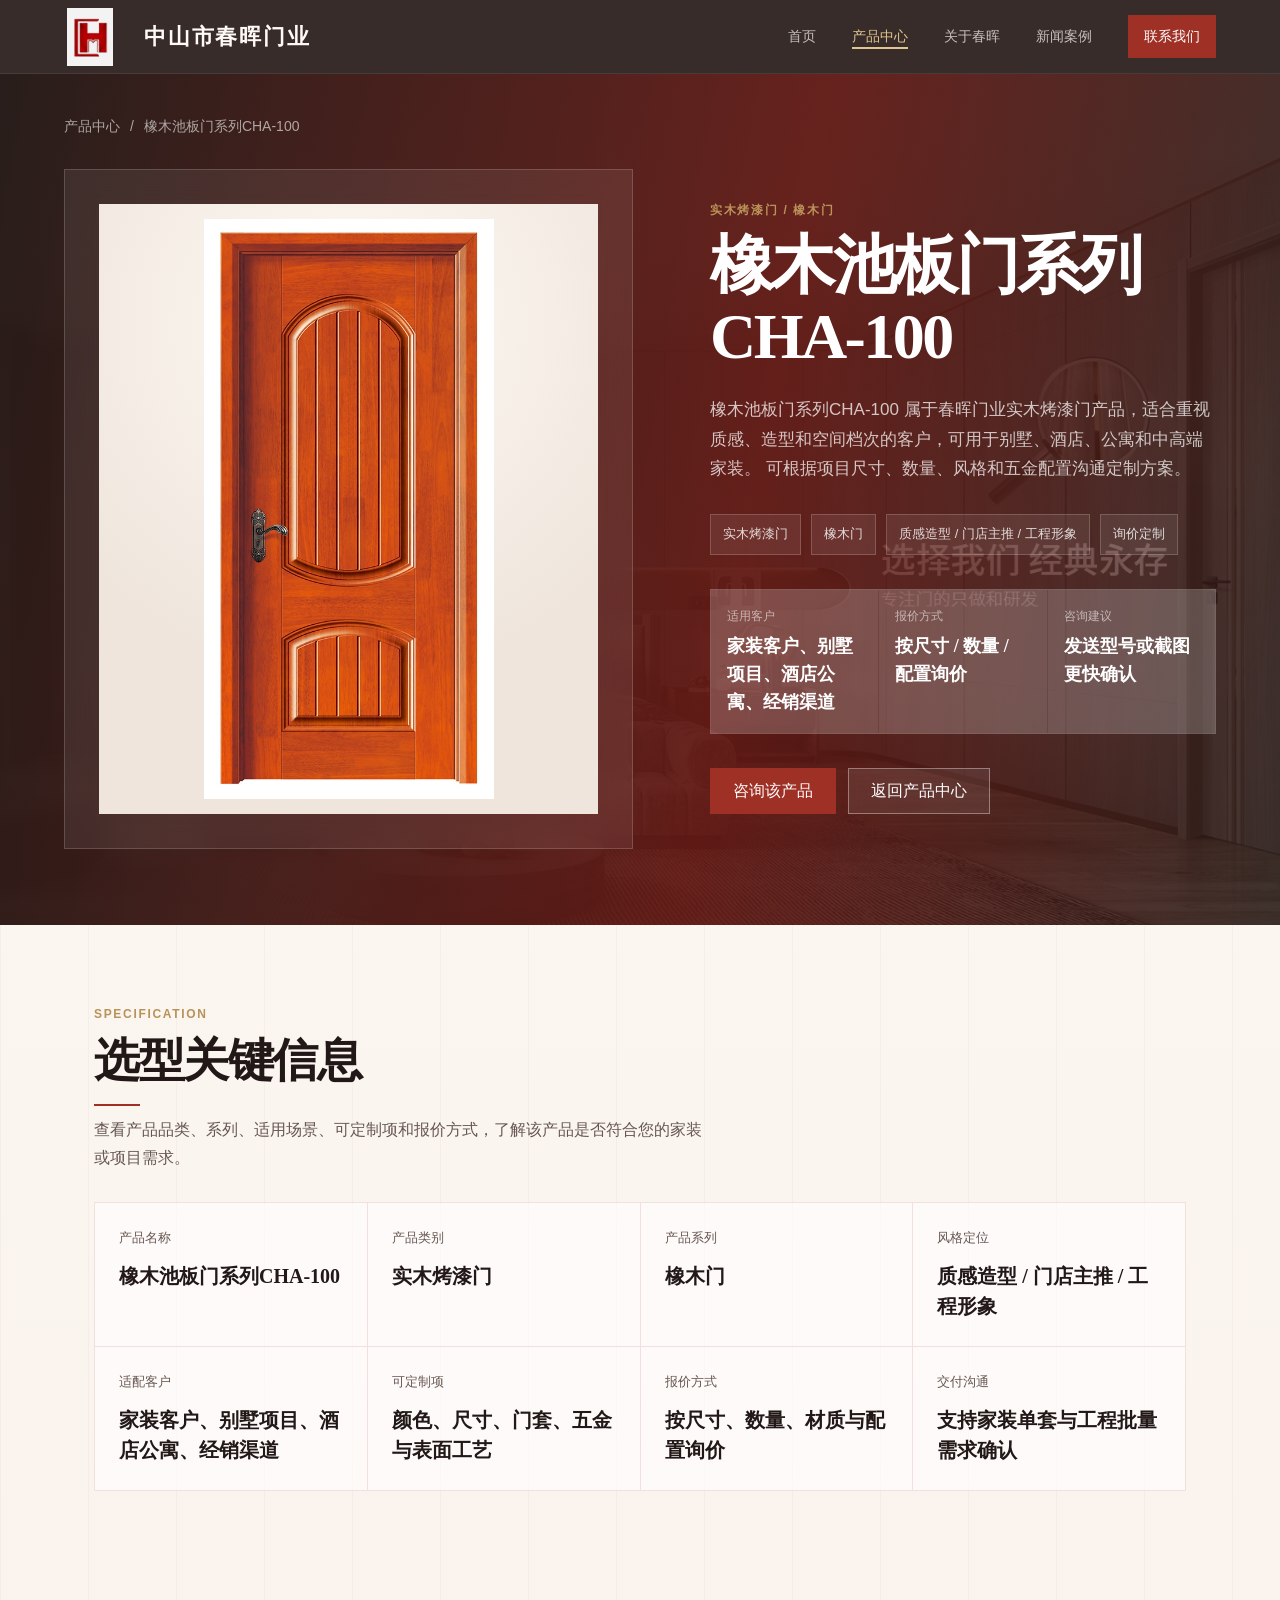
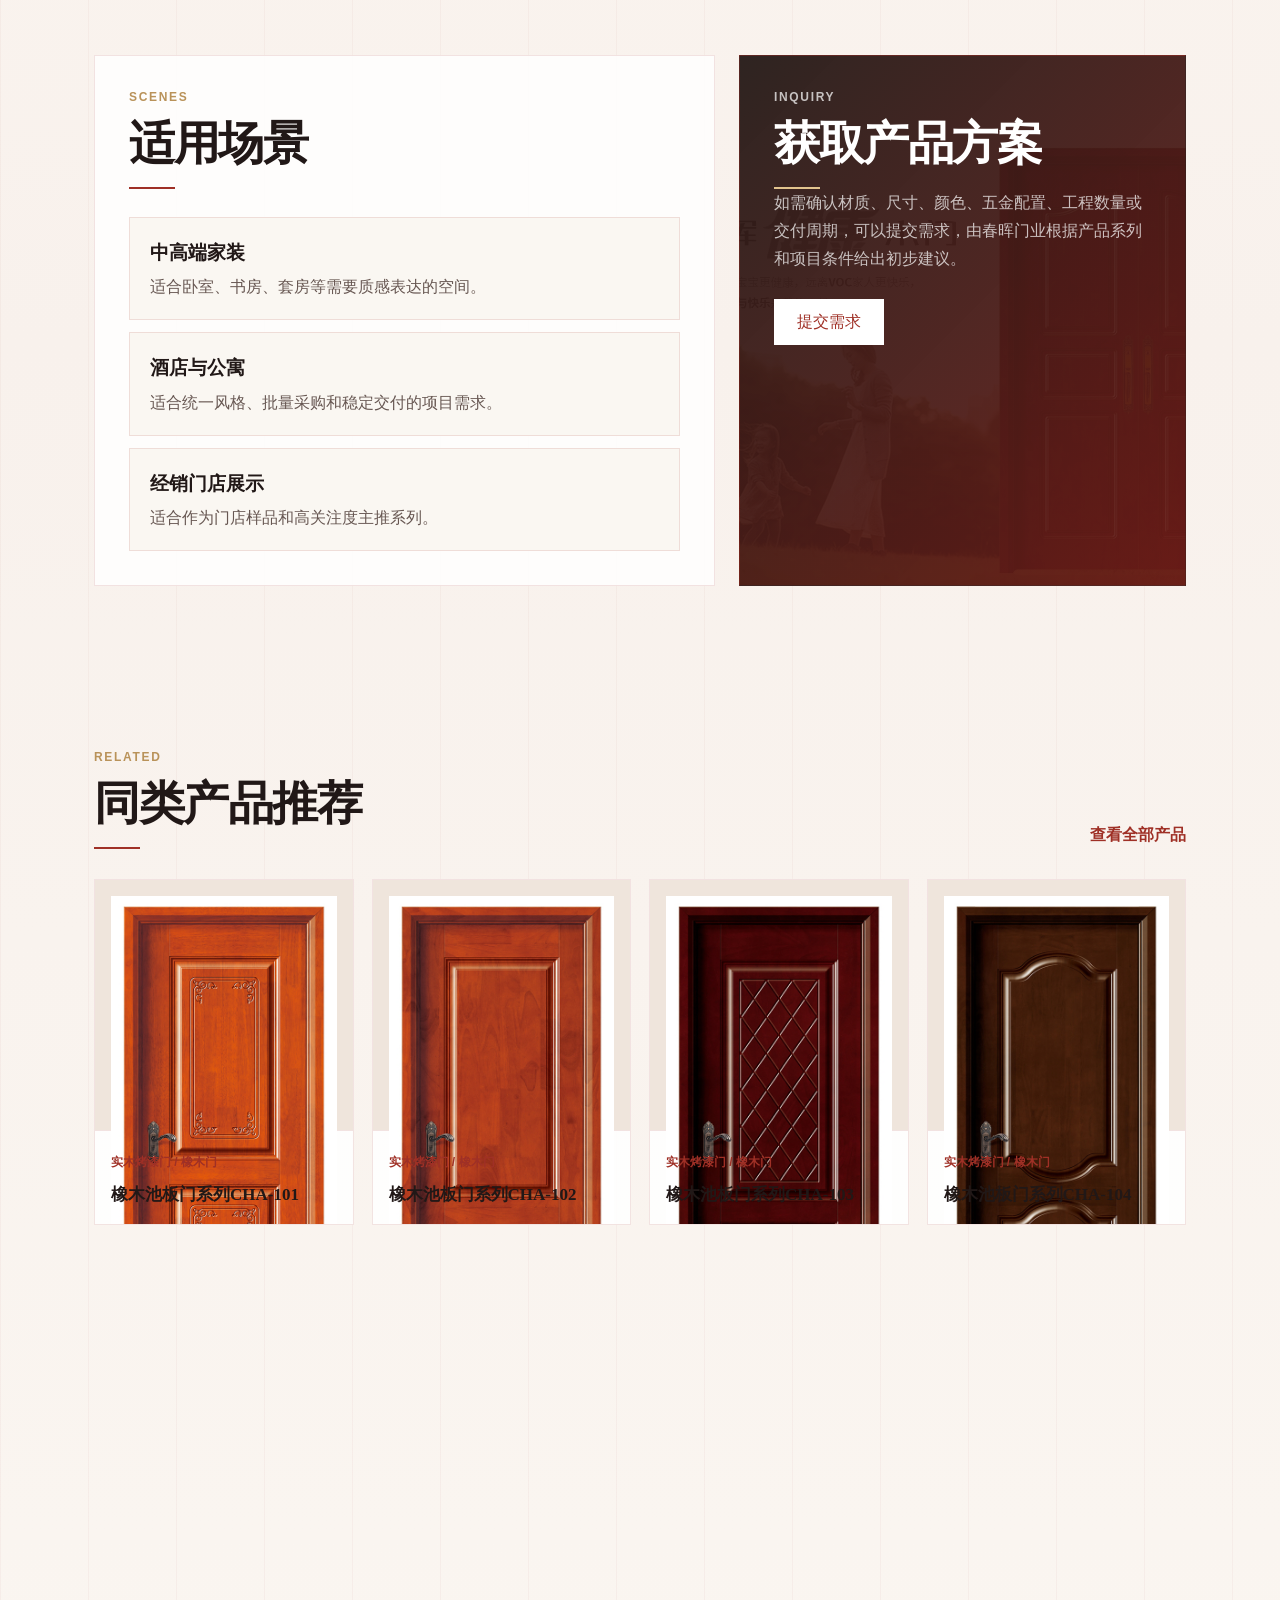
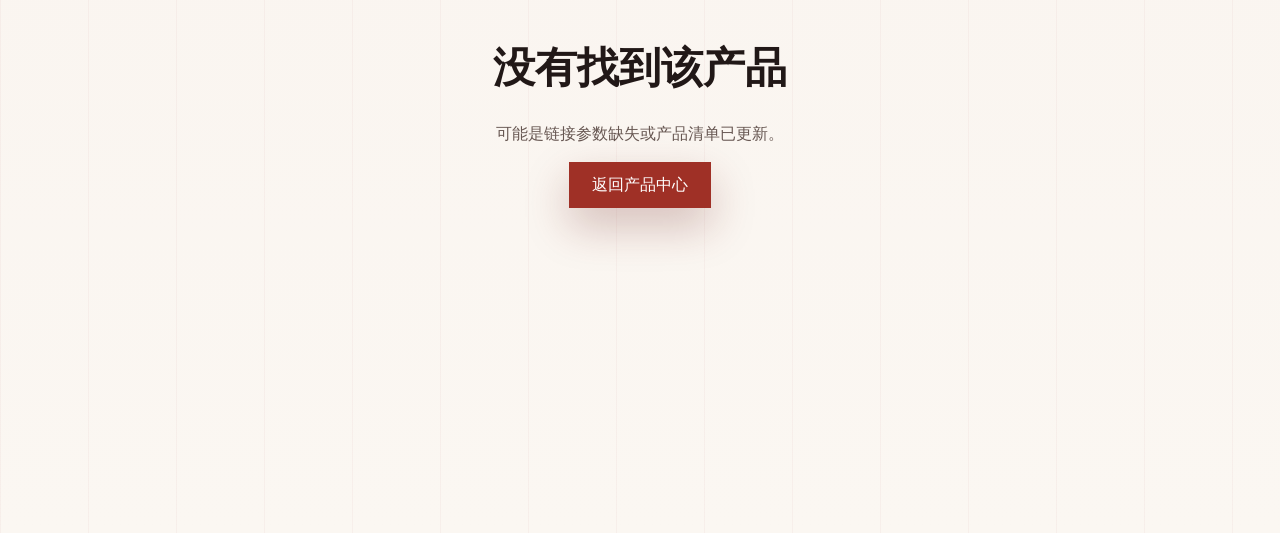
<file: product-detail.html>
<!DOCTYPE html>
<html lang="zh-CN">
<head>
  <meta charset="UTF-8">
  <meta name="viewport" content="width=device-width, initial-scale=1.0">
  <meta name="description" content="春晖门业产品详情页，展示室内门产品大图、类别系列、适用客户、报价方式、场景建议和同类产品推荐，便于家装、工程、酒店公寓、经销商和装修公司快速选型咨询。">
  <meta name="keywords" content="春晖门业产品详情,木门产品,实木烤漆门,铝木门,平雕门,橡木门,玻璃门,工程门,室内门定制">
  <title>产品详情 — 春晖门业</title>
  <meta http-equiv="Content-Security-Policy" content="script-src 'self' 'unsafe-inline' https://udify.app; style-src 'self' 'unsafe-inline' https://udify.app; img-src 'self' data: https:; connect-src 'self' https://udify.app wss://udify.app; frame-src https://udify.app; object-src 'none';">
  <link rel="preconnect" href="https://udify.app">
  <link rel="icon" type="image/png" href="ziyuan/icons/favicon.png">
  <link rel="stylesheet" href="ziyuan/product-detail.css">
</head>
<body>
  <header class="site-header">
    <a class="brand" href="index.html" aria-label="春晖门业">
      <img class="brand-mark" src="ziyuan/images/logo-mark.png" alt="春晖门业">
      <span class="brand-company">中山市春晖门业</span>
    </a>
    <nav class="site-nav" aria-label="产品详情导航">
      <a href="index.html">首页</a>
      <a href="product-center.html" class="is-active" aria-current="page">产品中心</a>
      <a href="guanyuwomen/index.html">关于春晖</a>
      <a href="xinwendongtai/index.html">新闻案例</a>
      <a href="lianxiwomen/index.html" class="nav-cta">联系我们</a>
    </nav>
  </header>

  <main id="detail-root">
    <section class="detail-hero">
      <div class="breadcrumb">
        <a href="product-center.html">产品中心</a>
        <span>/</span>
        <span id="breadcrumb-current">产品详情</span>
      </div>

      <div class="detail-layout">
        <div class="product-stage">
          <div class="product-image-shell">
            <img id="product-image" alt="">
          </div>
        </div>

        <article class="product-info">
          <p class="eyebrow" id="product-category">PRODUCT DETAIL</p>
          <h1 id="product-title">产品详情</h1>
          <p class="product-summary" id="product-summary"></p>

          <div class="tag-row" id="tag-row"></div>

          <div class="decision-strip" id="decision-strip" aria-label="产品选型摘要"></div>

          <div class="action-row">
            <a class="btn btn-primary" href="lianxiwomen/index.html">咨询该产品</a>
            <a class="btn btn-secondary" href="product-center.html">返回产品中心</a>
          </div>
        </article>
      </div>
    </section>

    <section class="detail-section">
      <div class="section-heading">
        <p class="eyebrow">SPECIFICATION</p>
        <h2>选型关键信息</h2>
        <p class="section-subtitle">查看产品品类、系列、适用场景、可定制项和报价方式，了解该产品是否符合您的家装或项目需求。</p>
      </div>
      <div class="spec-grid" id="spec-grid"></div>
    </section>

    <section class="detail-section two-column">
      <div class="content-block">
        <p class="eyebrow">SCENES</p>
        <h2>适用场景</h2>
        <div class="scene-list" id="scene-list"></div>
      </div>
      <div class="content-block dark">
        <p class="eyebrow">INQUIRY</p>
        <h2>获取产品方案</h2>
        <p>如需确认材质、尺寸、颜色、五金配置、工程数量或交付周期，可以提交需求，由春晖门业根据产品系列和项目条件给出初步建议。</p>
        <a class="btn btn-light" href="lianxiwomen/index.html">提交需求</a>
      </div>
    </section>

    <section class="detail-section">
      <div class="section-heading section-heading-row">
        <div>
          <p class="eyebrow">RELATED</p>
          <h2>同类产品推荐</h2>
        </div>
        <a href="product-center.html" class="text-link">查看全部产品</a>
      </div>
      <div class="related-grid" id="related-grid"></div>
    </section>
  </main>

  <section id="not-found" class="not-found" hidden>
    <h1>没有找到该产品</h1>
    <p>可能是链接参数缺失或产品清单已更新。</p>
    <a class="btn btn-primary" href="product-center.html">返回产品中心</a>
  </section>

  <script src="product-manifest.js"></script>
  <script src="ziyuan/product-detail.js"></script>
  <script src="ziyuan/dify-chatbot.js?v=20260614-fast"></script>
</body>
</html>
</file>
<file: ziyuan/style.css>
/* ============================================================
   CHUNHUI_WEB · 春晖门业 — 主样式
   现代制造业品牌官网 / 产品展示与询盘转化
   ============================================================ */

@import url('https://fonts.googleapis.com/css2?family=Noto+Serif+SC:wght@400;600;700;900&family=Noto+Sans+SC:wght@300;400;500&display=swap');

/* ── 设计令牌 ── */
:root {
  --zhu:        #C0392B;
  --zhu-deep:   #8B2318;   /* 深朱 */
  --zhu-light:  #E8705A;   /* 浅朱 */
  --zhu-pale:   #F9EAE8;   /* 朱白 */
  --mu:         #3D2B1A;   /* 乌木深 */
  --mu-mid:     #6B4C30;   /* 木中 */
  --mu-light:   #C4956A;   /* 木浅 */
  --mu-pale:    #F5EDE3;   /* 木白 */
  --jin:        #C8A84B;   /* 金 */
  --jin-light:  #E8D080;   /* 浅金 */
  --ink:        #1A1208;   /* 墨黑 */
  --ink-mid:    #3A2C1A;   /* 墨中 */
  --paper:      #FBF6EF;   /* 宣纸 */
  --paper-dark: #F0E8D8;   /* 深宣纸 */
  --white:      #FFFFFF;
  --text:       #2A1E10;
  --text-sub:   #7A6048;
  --text-muted: #A89070;
  --serif:      'Noto Serif SC', serif;
  --sans:       'Noto Sans SC', sans-serif;
  --ease:       cubic-bezier(0.25, 0.46, 0.45, 0.94);
  --nav-h:      72px;
}

*, *::before, *::after { box-sizing: border-box; margin: 0; padding: 0; }
html { scroll-behavior: smooth; }
body {
  font-family: var(--sans);
  background: var(--paper);
  color: var(--text);
  overflow-x: hidden;
  line-height: 1.75;
}
img { width: 100%; height: 100%; object-fit: cover; display: block; }
a { text-decoration: none; color: inherit; }
ul { list-style: none; }
::-webkit-scrollbar { width: 4px; }
::-webkit-scrollbar-track { background: var(--mu); }
::-webkit-scrollbar-thumb { background: var(--zhu); border-radius: 2px; }

/* ── 中式纹样背景工具类 ── */
.bg-wood {
  background-color: var(--mu);
  background-image:
    repeating-linear-gradient(
      88deg,
      transparent 0px,
      transparent 28px,
      rgba(255,255,255,0.025) 28px,
      rgba(255,255,255,0.025) 30px
    ),
    repeating-linear-gradient(
      2deg,
      transparent 0px,
      transparent 60px,
      rgba(255,255,255,0.015) 60px,
      rgba(255,255,255,0.015) 62px
    );
}
.bg-paper {
  background-color: var(--paper);
  background-image: url("data:image/svg+xml,%3Csvg width='40' height='40' viewBox='0 0 40 40' xmlns='http://www.w3.org/2000/svg'%3E%3Cg fill='%23c4956a' fill-opacity='0.04'%3E%3Cpath d='M0 40L40 0H20L0 20M40 40V20L20 40'/%3E%3C/g%3E%3C/svg%3E");
}

/* ══════════════════════════════════════════
   导航
══════════════════════════════════════════ */
#navbar {
  position: fixed;
  top: 0; left: 0; right: 0;
  z-index: 1000;
  height: var(--nav-h);
  display: flex;
  align-items: center;
  padding: 0 60px;
  transition: background 0.5s var(--ease), box-shadow 0.5s;
}
#navbar.scrolled {
  background: rgba(26, 18, 8, 0.94);
  backdrop-filter: blur(16px);
  -webkit-backdrop-filter: blur(16px);
  box-shadow: 0 1px 0 rgba(200, 168, 75, 0.25);
}
.nav-logo {
  display: flex;
  align-items: center;
  gap: 28px;
  min-width: 360px;
  height: 58px;
}
.nav-logo-mark {
  width: 52px;
  height: 100%;
  object-fit: contain;
  display: block;
  flex: 0 0 auto;
}
.nav-logo-company,
.brand-company {
  color: #fffaf4;
  font-family: var(--serif);
  font-size: 22px;
  font-weight: 700;
  letter-spacing: 0.08em;
  white-space: nowrap;
  line-height: 1;
}
.nav-logo-icon {
  width: 36px; height: 36px;
  border: 1.5px solid var(--jin);
  border-radius: 4px;
  display: flex;
  align-items: center;
  justify-content: center;
  font-family: var(--serif);
  font-size: 18px;
  color: var(--jin);
  font-weight: 700;
  letter-spacing: 0;
}
.nav-logo-text {
  font-family: var(--serif);
  font-size: 20px;
  font-weight: 700;
  color: var(--white);
  letter-spacing: 3px;
}
.nav-logo-text em {
  color: var(--zhu-light);
  font-style: normal;
}
.nav-links {
  display: flex;
  align-items: center;
  gap: 32px;
  margin-left: auto;
}
.nav-links a {
  font-size: 14px;
  color: rgba(255,255,255,0.75);
  letter-spacing: 2px;
  position: relative;
  transition: color 0.3s;
}
.nav-links a::after {
  content: '';
  position: absolute;
  bottom: -5px; left: 50%;
  width: 0; height: 1.5px;
  background: var(--zhu-light);
  transform: translateX(-50%);
  transition: width 0.3s;
}
.nav-links a:hover { color: var(--white); }
.nav-links a:hover::after { width: 100%; }
.nav-links a.is-active,
.nav-links a[aria-current="page"] {
  color: var(--white);
}
.nav-links a.is-active::after,
.nav-links a[aria-current="page"]::after {
  width: 100%;
}
.nav-cta {
  margin-left: 20px;
  padding: 9px 24px;
  background: var(--zhu) !important;
  color: var(--white) !important;
  font-size: 13px !important;
  letter-spacing: 2px !important;
  border-radius: 3px;
  transition: background 0.3s !important;
}
.nav-cta:hover { background: var(--zhu-deep) !important; }
.nav-cta::after { display: none !important; }

.hamburger {
  display: none;
  flex-direction: column;
  gap: 6px;
  cursor: pointer;
  margin-left: auto;
  padding: 4px;
}
.hamburger span { width: 24px; height: 1.5px; background: var(--white); transition: 0.3s; }

/* ══════════════════════════════════════════
   Hero
══════════════════════════════════════════ */
#hero {
  position: relative;
  height: 100vh;
  min-height: 640px;
  display: flex;
  align-items: center;
  justify-content: center;
  overflow: hidden;
  background: var(--ink);
}

/* SVG木纹背景 */
.hero-wood-bg {
  position: absolute;
  inset: 0;
  background-color: #1E1008;
  background-image:
    repeating-linear-gradient(
      87deg,
      transparent 0, transparent 22px,
      rgba(100,60,20,0.18) 22px, rgba(100,60,20,0.18) 24px
    ),
    repeating-linear-gradient(
      3deg,
      transparent 0, transparent 80px,
      rgba(80,40,10,0.12) 80px, rgba(80,40,10,0.12) 82px
    );
  opacity: 1;
}

/* 首屏渐变叠加 */
.hero-red-overlay {
  position: absolute;
  inset: 0;
  background: radial-gradient(ellipse 60% 80% at 50% 50%, rgba(160,40,20,0.22) 0%, transparent 70%);
  z-index: 1;
}

/* 两侧金线装饰 */
.hero-borders {
  position: absolute;
  inset: 0;
  z-index: 2;
  pointer-events: none;
}
.hero-borders::before,
.hero-borders::after {
  content: '';
  position: absolute;
  top: 60px; bottom: 60px;
  width: 1px;
  background: linear-gradient(to bottom, transparent, rgba(200,168,75,0.4), transparent);
}
.hero-borders::before { left: 60px; }
.hero-borders::after { right: 60px; }

/* 顶部横金线 */
.hero-top-line {
  position: absolute;
  top: 60px; left: 60px; right: 60px;
  height: 1px;
  background: linear-gradient(to right, transparent, rgba(200,168,75,0.4), transparent);
  z-index: 2;
}
.hero-bottom-line {
  position: absolute;
  bottom: 60px; left: 60px; right: 60px;
  height: 1px;
  background: linear-gradient(to right, transparent, rgba(200,168,75,0.4), transparent);
  z-index: 2;
}

/* 中式印章装饰 */
.hero-seal {
  position: absolute;
  top: 80px; right: 90px;
  z-index: 3;
  width: 56px; height: 56px;
  border: 2px solid var(--zhu);
  display: flex;
  align-items: center;
  justify-content: center;
  font-family: var(--serif);
  font-size: 11px;
  color: var(--zhu);
  letter-spacing: 1px;
  line-height: 1.4;
  text-align: center;
  writing-mode: vertical-rl;
  padding: 4px;
  opacity: 0;
  animation: fadeIn 1s 1.2s forwards;
}

.hero-content {
  position: relative;
  z-index: 4;
  text-align: center;
  padding: 0 40px;
}

.hero-eyebrow {
  font-size: 11px;
  letter-spacing: 8px;
  color: rgba(200,168,75,0.8);
  margin-bottom: 32px;
  opacity: 0;
  animation: fadeUp 0.8s 0.3s forwards;
}

/* 大标题 — 竖排感横排 */
.hero-title {
  font-family: var(--serif);
  font-size: clamp(52px, 10vw, 108px);
  font-weight: 900;
  color: var(--white);
  line-height: 1.05;
  letter-spacing: 0.15em;
  margin-bottom: 28px;
  opacity: 0;
  animation: fadeUp 1s 0.5s forwards;
}
.hero-title .zhu { color: var(--zhu-light); }
.hero-title .jin { color: var(--jin); }

/* 副标语 */
.hero-divider {
  display: flex;
  align-items: center;
  gap: 16px;
  justify-content: center;
  margin-bottom: 20px;
  opacity: 0;
  animation: fadeUp 0.8s 0.7s forwards;
}
.hero-divider-line {
  width: 60px; height: 1px;
  background: linear-gradient(to right, transparent, rgba(200,168,75,0.6));
}
.hero-divider-line:last-child {
  background: linear-gradient(to left, transparent, rgba(200,168,75,0.6));
}
.hero-divider-dot {
  width: 5px; height: 5px;
  background: var(--jin);
  border-radius: 50%;
}

.hero-sub {
  font-size: 14px;
  color: rgba(255,255,255,0.45);
  letter-spacing: 3px;
  margin-bottom: 52px;
  opacity: 0;
  animation: fadeUp 0.8s 0.9s forwards;
}

.hero-btns {
  display: flex;
  gap: 16px;
  justify-content: center;
  opacity: 0;
  animation: fadeUp 0.8s 1.1s forwards;
}

.btn-red {
  padding: 15px 44px;
  background: var(--zhu);
  color: var(--white);
  font-family: var(--serif);
  font-size: 15px;
  letter-spacing: 3px;
  border-radius: 3px;
  transition: background 0.3s, transform 0.2s, box-shadow 0.3s;
  box-shadow: 0 4px 24px rgba(192,57,43,0.4);
}
.btn-red:hover {
  background: var(--zhu-deep);
  transform: translateY(-2px);
  box-shadow: 0 8px 32px rgba(192,57,43,0.5);
}

.btn-ghost {
  padding: 15px 44px;
  border: 1px solid rgba(200,168,75,0.5);
  color: rgba(200,168,75,0.9);
  font-size: 14px;
  letter-spacing: 3px;
  border-radius: 3px;
  transition: border-color 0.3s, color 0.3s, transform 0.2s;
}
.btn-ghost:hover {
  border-color: var(--jin);
  color: var(--jin);
  transform: translateY(-2px);
}

.scroll-hint {
  position: absolute;
  bottom: 36px; left: 50%;
  transform: translateX(-50%);
  z-index: 4;
  display: flex;
  flex-direction: column;
  align-items: center;
  gap: 10px;
  opacity: 0;
  animation: fadeIn 1s 1.6s forwards;
}
.scroll-hint span {
  font-size: 10px;
  letter-spacing: 4px;
  color: rgba(255,255,255,0.2);
}
.scroll-arrow {
  width: 1px; height: 44px;
  background: linear-gradient(to bottom, rgba(200,168,75,0.6), transparent);
  animation: scrollPulse 2s infinite;
}

/* ══════════════════════════════════════════
   数据统计条
══════════════════════════════════════════ */
#stats {
  background: var(--zhu-deep);
  background-image: repeating-linear-gradient(
    90deg,
    transparent 0, transparent 60px,
    rgba(255,255,255,0.03) 60px, rgba(255,255,255,0.03) 61px
  );
  display: grid;
  grid-template-columns: repeat(4, 1fr);
  border-top: 1px solid rgba(200,168,75,0.3);
  border-bottom: 1px solid rgba(200,168,75,0.3);
}
.stat-item {
  text-align: center;
  padding: 36px 20px;
  border-right: 1px solid rgba(255,255,255,0.08);
  position: relative;
}
.stat-item:last-child { border-right: none; }
.stat-num {
  font-family: var(--serif);
  font-size: 38px;
  font-weight: 700;
  color: var(--jin-light);
  line-height: 1;
  margin-bottom: 8px;
}
.stat-label {
  font-size: 12px;
  color: rgba(255,255,255,0.5);
  letter-spacing: 2px;
}

/* ══════════════════════════════════════════
   Section 公共样式
══════════════════════════════════════════ */
.section { padding: 96px 60px; }
.section-paper { background: var(--paper); }
.section-paper-dark { background: var(--paper-dark); }
.section-wood { background: var(--mu); }
.section-ink { background: var(--ink-mid); }

.section-header { margin-bottom: 60px; }

.section-eyebrow {
  display: flex;
  align-items: center;
  gap: 14px;
  font-size: 11px;
  letter-spacing: 5px;
  color: var(--zhu);
  margin-bottom: 16px;
}
.section-eyebrow::before {
  content: '';
  width: 24px; height: 1px;
  background: var(--zhu);
}

.section-title {
  font-family: var(--serif);
  font-size: clamp(26px, 3.5vw, 42px);
  font-weight: 700;
  color: var(--text);
  line-height: 1.3;
}
.section-wood .section-title,
.section-ink .section-title { color: var(--white); }

.section-title-rule {
  margin-top: 18px;
  display: flex;
  align-items: center;
  gap: 10px;
}
.section-title-rule::before {
  content: '';
  width: 40px; height: 2px;
  background: var(--zhu);
}
.section-title-rule::after {
  content: '';
  width: 6px; height: 6px;
  border: 1.5px solid var(--zhu);
  transform: rotate(45deg);
}

/* ══════════════════════════════════════════
   产品展示
══════════════════════════════════════════ */
#products { background: var(--paper-dark); }

.product-filter {
  display: flex;
  gap: 8px;
  flex-wrap: wrap;
  margin-bottom: 40px;
}
.filter-btn {
  padding: 7px 20px;
  font-size: 13px;
  letter-spacing: 1px;
  border: 1px solid rgba(61,43,26,0.2);
  border-radius: 2px;
  color: var(--text-sub);
  cursor: pointer;
  transition: all 0.25s;
  background: transparent;
  font-family: var(--sans);
}
.filter-btn:hover,
.filter-btn.active {
  background: var(--zhu);
  border-color: var(--zhu);
  color: var(--white);
}

.products-grid {
  display: grid;
  grid-template-columns: repeat(3, 1fr);
  gap: 2px;
}

.product-card {
  position: relative;
  aspect-ratio: 3/4;
  overflow: hidden;
  cursor: pointer;
  background: var(--mu-light);
}

/* 木纹占位 */
.product-placeholder {
  position: absolute;
  inset: 0;
  display: flex;
  align-items: center;
  justify-content: center;
  flex-direction: column;
  gap: 12px;
}
.product-placeholder-icon {
  font-size: 48px;
  opacity: 0.3;
}
.product-placeholder-label {
  font-family: var(--serif);
  font-size: 16px;
  color: rgba(255,255,255,0.4);
  letter-spacing: 2px;
}

.product-card img {
  position: absolute;
  inset: 0;
  transition: transform 0.7s var(--ease);
}
.product-card:hover img { transform: scale(1.06); }

/* 顶部标签 */
.product-badge {
  position: absolute;
  top: 20px; left: 20px;
  z-index: 3;
  padding: 4px 12px;
  background: var(--zhu);
  color: var(--white);
  font-size: 11px;
  letter-spacing: 1px;
  border-radius: 2px;
}

/* 底部信息层 */
.product-info {
  position: absolute;
  bottom: 0; left: 0; right: 0;
  z-index: 3;
  padding: 48px 24px 24px;
  background: linear-gradient(to top, rgba(26,12,4,0.88) 0%, rgba(26,12,4,0.4) 60%, transparent 100%);
  transform: translateY(8px);
  transition: transform 0.4s var(--ease);
}
.product-card:hover .product-info { transform: translateY(0); }

.product-series {
  font-size: 11px;
  letter-spacing: 3px;
  color: var(--jin-light);
  margin-bottom: 6px;
}
.product-name {
  font-family: var(--serif);
  font-size: 20px;
  color: var(--white);
  margin-bottom: 8px;
  letter-spacing: 1px;
}
.product-desc {
  font-size: 12px;
  color: rgba(255,255,255,0.6);
  line-height: 1.7;
  max-height: 0;
  overflow: hidden;
  transition: max-height 0.4s var(--ease);
}
.product-card:hover .product-desc { max-height: 72px; }

.product-price-row {
  display: flex;
  align-items: center;
  justify-content: space-between;
  margin-top: 14px;
}
.product-price {
  font-size: 14px;
  color: var(--jin-light);
  font-weight: 500;
}
.product-enquire {
  font-size: 12px;
  color: rgba(255,255,255,0.5);
  padding: 4px 12px;
  border: 1px solid rgba(255,255,255,0.3);
  border-radius: 2px;
  transition: border-color 0.2s, color 0.2s;
}
.product-card:hover .product-enquire {
  border-color: var(--zhu-light);
  color: var(--zhu-light);
}

/* ══════════════════════════════════════════
   优势板块 CTA
══════════════════════════════════════════ */
#advantages {
  background: var(--zhu-deep);
  background-image: repeating-linear-gradient(
    88deg,
    transparent 0, transparent 40px,
    rgba(255,255,255,0.02) 40px, rgba(255,255,255,0.02) 41px
  );
  padding: 72px 60px;
}
.advantages-grid {
  display: grid;
  grid-template-columns: repeat(4, 1fr);
  gap: 1px;
  background: rgba(255,255,255,0.1);
  border: 1px solid rgba(255,255,255,0.1);
  border-radius: 4px;
  overflow: hidden;
  margin-top: 48px;
}
.advantage-item {
  background: rgba(26,10,4,0.6);
  padding: 36px 28px;
  text-align: center;
  transition: background 0.3s;
}
.advantage-item:hover { background: rgba(192,57,43,0.15); }
.advantage-icon {
  font-size: 32px;
  margin-bottom: 16px;
}
.advantage-title {
  font-family: var(--serif);
  font-size: 16px;
  color: var(--white);
  margin-bottom: 10px;
  letter-spacing: 1px;
}
.advantage-desc {
  font-size: 13px;
  color: rgba(255,255,255,0.45);
  line-height: 1.7;
}

/* ══════════════════════════════════════════
   关于我们
══════════════════════════════════════════ */
#about { background: var(--paper); }
.about-layout {
  display: grid;
  grid-template-columns: 1fr 1fr;
  gap: 80px;
  align-items: start;
}
.about-img-frame {
  position: relative;
}
.about-img-border {
  position: absolute;
  top: -12px; left: -12px;
  right: 12px; bottom: 12px;
  border: 1px solid var(--jin);
  border-radius: 3px;
  z-index: 0;
}
.about-img-wrap {
  position: relative;
  z-index: 1;
  aspect-ratio: 4/5;
  border-radius: 3px;
  overflow: hidden;
  background: var(--mu-light);
}
.about-img-placeholder {
  width: 100%; height: 100%;
  display: flex;
  flex-direction: column;
  align-items: center;
  justify-content: center;
  gap: 16px;
  background: linear-gradient(135deg, var(--mu) 0%, var(--mu-mid) 100%);
}
.about-img-placeholder span {
  font-family: var(--serif);
  font-size: 48px;
  color: rgba(255,255,255,0.15);
  letter-spacing: 8px;
}
.about-img-placeholder small {
  font-size: 12px;
  color: rgba(255,255,255,0.25);
  letter-spacing: 4px;
}

.about-content-body { font-size: 15px; color: var(--text-sub); line-height: 1.95; margin: 24px 0 40px; }

.about-highlights { display: grid; grid-template-columns: 1fr 1fr; gap: 16px; margin-bottom: 48px; }
.highlight-item {
  padding: 20px;
  background: var(--paper-dark);
  border-left: 3px solid var(--zhu);
  border-radius: 0 4px 4px 0;
}
.highlight-icon { font-size: 22px; margin-bottom: 8px; }
.highlight-title { font-size: 14px; font-weight: 500; color: var(--text); margin-bottom: 4px; }
.highlight-desc { font-size: 12px; color: var(--text-muted); line-height: 1.6; }

/* 时间轴 */
.timeline-title {
  font-family: var(--serif);
  font-size: 16px;
  color: var(--text);
  margin-bottom: 20px;
  padding-bottom: 12px;
  border-bottom: 1px solid rgba(61,43,26,0.15);
}
.timeline { display: flex; flex-direction: column; gap: 0; }
.timeline-item {
  display: flex;
  gap: 20px;
  position: relative;
  padding-bottom: 20px;
}
.timeline-item:last-child { padding-bottom: 0; }
.timeline-left { flex-shrink: 0; display: flex; flex-direction: column; align-items: center; }
.timeline-year {
  font-family: var(--serif);
  font-size: 13px;
  font-weight: 600;
  color: var(--zhu);
  width: 48px;
  text-align: center;
  margin-bottom: 6px;
}
.timeline-dot {
  width: 8px; height: 8px;
  border: 1.5px solid var(--zhu);
  border-radius: 50%;
  background: var(--paper);
  flex-shrink: 0;
  margin-top: 2px;
}
.timeline-line {
  flex: 1;
  width: 1px;
  background: rgba(192,57,43,0.2);
  margin-top: 4px;
}
.timeline-item:last-child .timeline-line { display: none; }
.timeline-event {
  font-size: 13px;
  color: var(--text-sub);
  padding-top: 1px;
  line-height: 1.6;
}

/* ══════════════════════════════════════════
   新闻动态
══════════════════════════════════════════ */
#news { background: var(--paper-dark); }
.news-grid {
  display: grid;
  grid-template-columns: 2fr 1fr;
  grid-template-rows: auto auto;
  gap: 2px;
}
.news-card-main { grid-row: 1 / 3; }
.news-card {
  background: var(--paper);
  overflow: hidden;
  display: flex;
  flex-direction: column;
  transition: box-shadow 0.3s;
  cursor: pointer;
}
.news-card:hover { box-shadow: 0 8px 32px rgba(61,43,26,0.12); }
.news-card-img-wrap {
  overflow: hidden;
  background: var(--mu-light);
  flex-shrink: 0;
}
.news-card-main .news-card-img-wrap { aspect-ratio: 16/10; }
.news-card:not(.news-card-main) .news-card-img-wrap { aspect-ratio: 16/8; }

.news-card-img-placeholder {
  width: 100%; height: 100%;
  min-height: 120px;
  display: flex;
  align-items: center;
  justify-content: center;
  font-size: 40px;
  opacity: 0.35;
  background: linear-gradient(135deg, var(--mu-mid) 0%, var(--mu-light) 100%);
}

.news-card-body { padding: 24px; flex: 1; }
.news-card-main .news-card-body { padding: 32px; }

.news-meta { display: flex; align-items: center; gap: 12px; margin-bottom: 12px; }
.news-cat {
  font-size: 11px;
  letter-spacing: 1px;
  color: var(--white);
  background: var(--zhu);
  padding: 2px 10px;
  border-radius: 1px;
}
.news-date { font-size: 12px; color: var(--text-muted); }
.news-title {
  font-family: var(--serif);
  font-size: 18px;
  line-height: 1.5;
  color: var(--text);
  margin-bottom: 10px;
}
.news-card:not(.news-card-main) .news-title { font-size: 15px; }
.news-summary { font-size: 13px; color: var(--text-sub); line-height: 1.75; }
.news-link {
  display: inline-flex;
  align-items: center;
  gap: 6px;
  margin-top: 20px;
  font-size: 13px;
  color: var(--zhu);
  font-weight: 500;
  letter-spacing: 1px;
  transition: gap 0.2s;
}
.news-link:hover { gap: 10px; }

/* ══════════════════════════════════════════
   CTA 预约横幅
══════════════════════════════════════════ */
#cta-banner {
  background: var(--zhu);
  background-image:
    repeating-linear-gradient(
      90deg,
      transparent 0, transparent 60px,
      rgba(255,255,255,0.04) 60px, rgba(255,255,255,0.04) 61px
    );
  padding: 72px 60px;
  text-align: center;
  position: relative;
  overflow: hidden;
}
#cta-banner::before,
#cta-banner::after {
  content: '囍';
  position: absolute;
  font-family: var(--serif);
  font-size: 280px;
  color: rgba(255,255,255,0.03);
  top: 50%; transform: translateY(-50%);
  pointer-events: none;
}
#cta-banner::before { left: -40px; }
#cta-banner::after { right: -40px; }

.cta-title {
  font-family: var(--serif);
  font-size: clamp(28px, 4vw, 44px);
  color: var(--white);
  letter-spacing: 4px;
  margin-bottom: 12px;
}
.cta-sub {
  font-size: 14px;
  color: rgba(255,255,255,0.7);
  letter-spacing: 2px;
  margin-bottom: 40px;
}
.cta-btns { display: flex; gap: 16px; justify-content: center; align-items: center; }
.btn-white {
  padding: 15px 48px;
  background: var(--white);
  color: var(--zhu-deep);
  font-family: var(--serif);
  font-size: 16px;
  letter-spacing: 3px;
  border-radius: 3px;
  font-weight: 700;
  transition: background 0.3s, transform 0.2s;
}
.btn-white:hover { background: var(--paper); transform: translateY(-2px); }
.cta-phone {
  font-family: var(--serif);
  font-size: 22px;
  color: var(--jin-light);
  letter-spacing: 2px;
}
.cta-phone-label {
  font-size: 12px;
  color: rgba(255,255,255,0.5);
  letter-spacing: 2px;
  display: block;
  margin-bottom: 4px;
}

/* ══════════════════════════════════════════
   联系我们
══════════════════════════════════════════ */
#contact {
  background: var(--ink-mid);
  background-image: repeating-linear-gradient(
    87deg,
    transparent 0, transparent 28px,
    rgba(255,255,255,0.02) 28px, rgba(255,255,255,0.02) 29px
  );
  padding: 96px 60px;
}
#contact .section-eyebrow { color: var(--jin); }
#contact .section-eyebrow::before { background: var(--jin); }
#contact .section-title-rule::before { background: var(--jin); }
#contact .section-title-rule::after { border-color: var(--jin); }

.contact-layout {
  display: grid;
  grid-template-columns: 1fr 1fr;
  gap: 80px;
  margin-top: 56px;
}

.contact-items { display: flex; flex-direction: column; gap: 0; }
.contact-item {
  display: flex;
  gap: 20px;
  align-items: flex-start;
  padding: 24px 0;
  border-bottom: 1px solid rgba(255,255,255,0.06);
}
.contact-item:first-child { padding-top: 0; }
.contact-icon-wrap {
  width: 44px; height: 44px;
  background: rgba(192,57,43,0.15);
  border: 1px solid rgba(192,57,43,0.3);
  border-radius: 4px;
  display: flex;
  align-items: center;
  justify-content: center;
  font-size: 18px;
  flex-shrink: 0;
}
.contact-label { font-size: 11px; letter-spacing: 3px; color: rgba(255,255,255,0.3); margin-bottom: 6px; }
.contact-value { font-size: 16px; color: var(--white); }
.contact-value.big { font-family: var(--serif); font-size: 22px; color: var(--jin-light); }

/* 表单 */
.contact-form-title {
  font-family: var(--serif);
  font-size: 20px;
  color: var(--white);
  letter-spacing: 2px;
  margin-bottom: 28px;
  padding-bottom: 16px;
  border-bottom: 1px solid rgba(200,168,75,0.2);
}
.form-group { margin-bottom: 16px; }
.form-label {
  display: block;
  font-size: 11px;
  letter-spacing: 3px;
  color: rgba(255,255,255,0.35);
  margin-bottom: 8px;
}
.form-input,
.form-textarea,
.form-select {
  width: 100%;
  padding: 12px 16px;
  background: rgba(255,255,255,0.05);
  border: 1px solid rgba(255,255,255,0.1);
  border-radius: 3px;
  color: var(--white);
  font-family: var(--sans);
  font-size: 14px;
  outline: none;
  transition: border-color 0.3s;
}
.form-input:focus,
.form-textarea:focus { border-color: var(--zhu); }
.form-input::placeholder, .form-textarea::placeholder { color: rgba(255,255,255,0.2); }
.form-textarea { height: 100px; resize: none; }
.form-row { display: grid; grid-template-columns: 1fr 1fr; gap: 12px; }
.btn-form-submit {
  width: 100%;
  padding: 15px;
  background: var(--zhu);
  color: var(--white);
  font-family: var(--serif);
  font-size: 15px;
  letter-spacing: 4px;
  border: none;
  border-radius: 3px;
  cursor: pointer;
  margin-top: 4px;
  transition: background 0.3s, transform 0.2s;
}
.btn-form-submit:hover { background: var(--zhu-deep); transform: translateY(-1px); }

/* ══════════════════════════════════════════
   页脚
══════════════════════════════════════════ */
footer {
  background: var(--ink);
  padding: 40px 60px;
  border-top: 1px solid rgba(200,168,75,0.15);
}
.footer-inner {
  display: flex;
  align-items: center;
  justify-content: space-between;
  flex-wrap: wrap;
  gap: 16px;
}
.footer-logo {
  font-family: var(--serif);
  font-size: 20px;
  font-weight: 700;
  color: var(--white);
  letter-spacing: 3px;
}
.footer-logo em { color: var(--zhu-light); font-style: normal; }
.footer-copy { font-size: 12px; color: rgba(255,255,255,0.2); letter-spacing: 1px; text-align: center; }
.footer-links { display: flex; gap: 24px; }
.footer-links a { font-size: 12px; color: rgba(255,255,255,0.3); transition: color 0.2s; }
.footer-links a:hover { color: var(--jin); }

/* ══════════════════════════════════════════
   动画
══════════════════════════════════════════ */
@keyframes fadeUp {
  from { opacity: 0; transform: translateY(28px); }
  to   { opacity: 1; transform: translateY(0); }
}
@keyframes fadeIn {
  from { opacity: 0; }
  to   { opacity: 1; }
}
@keyframes scrollPulse {
  0%   { opacity: 0; transform: scaleY(0); transform-origin: top; }
  50%  { opacity: 1; transform: scaleY(1); transform-origin: top; }
  100% { opacity: 0; transform: scaleY(1); transform-origin: bottom; }
}

.reveal {
  opacity: 0;
  transform: translateY(28px);
  transition: opacity 0.7s var(--ease), transform 0.7s var(--ease);
}
.reveal.visible { opacity: 1; transform: translateY(0); }
.reveal-delay-1 { transition-delay: 0.08s; }
.reveal-delay-2 { transition-delay: 0.16s; }
.reveal-delay-3 { transition-delay: 0.24s; }
.reveal-delay-4 { transition-delay: 0.32s; }
.reveal-delay-5 { transition-delay: 0.40s; }
.reveal-delay-6 { transition-delay: 0.48s; }

/* ══════════════════════════════════════════
   移动端菜单
══════════════════════════════════════════ */
.mobile-menu {
  display: none;
  position: fixed;
  inset: 0;
  background: var(--ink);
  z-index: 999;
  flex-direction: column;
  align-items: center;
  justify-content: center;
  gap: 36px;
}
.mobile-menu.open { display: flex; }
.mobile-menu a {
  font-family: var(--serif);
  font-size: 24px;
  color: rgba(255,255,255,0.75);
  letter-spacing: 6px;
  transition: color 0.2s;
}
.mobile-menu a:hover { color: var(--zhu-light); }
.mobile-close {
  position: absolute;
  top: 24px; right: 28px;
  font-size: 24px;
  color: rgba(255,255,255,0.4);
  cursor: pointer;
  line-height: 1;
}

/* ══════════════════════════════════════════
   响应式
══════════════════════════════════════════ */
@media (max-width: 1024px) {
  .products-grid { grid-template-columns: repeat(2, 1fr); }
  .advantages-grid { grid-template-columns: repeat(2, 1fr); }
  .about-layout { grid-template-columns: 1fr; gap: 40px; }
  .about-img-frame { max-width: 480px; }
  .news-grid { grid-template-columns: 1fr; }
  .news-card-main { grid-row: auto; }
  .contact-layout { grid-template-columns: 1fr; gap: 48px; }
  #stats { grid-template-columns: repeat(2, 1fr); }
}
@media (max-width: 768px) {
  :root { --nav-h: 60px; }
  #navbar { padding: 0 24px; }
  .nav-links { display: none; }
  .hamburger { display: flex; }
  .section { padding: 64px 24px; }
  #advantages { padding: 56px 24px; }
  #cta-banner { padding: 56px 24px; }
  #contact { padding: 64px 24px; }
  footer { padding: 32px 24px; }
  .footer-inner { flex-direction: column; text-align: center; }
  .footer-links { justify-content: center; }
  .hero-borders::before { left: 24px; }
  .hero-borders::after { right: 24px; }
  .hero-top-line, .hero-bottom-line { left: 24px; right: 24px; }
  .hero-seal { display: none; }
  .products-grid { grid-template-columns: 1fr; }
  .advantages-grid { grid-template-columns: 1fr; }
  .about-highlights { grid-template-columns: 1fr; }
  .form-row { grid-template-columns: 1fr; }
  .cta-btns { flex-direction: column; }
}

/* ============================================================
   2026 first edition override
   Direction: modern B2B manufacturing, restrained luxury, easy maintenance
   ============================================================ */
:root {
  --zhu: #123D35;
  --zhu-deep: #0D2D27;
  --zhu-light: #2F6B5F;
  --mu: #2B261F;
  --mu-mid: #7A6A58;
  --mu-light: #B79A71;
  --mu-pale: #F3EFE7;
  --jin: #B4A178;
  --jin-light: #D8C89C;
  --ink: #141615;
  --ink-mid: #2C302D;
  --paper: #F7F5EF;
  --paper-dark: #E9E3D8;
  --text: #1C201E;
  --text-sub: #59615C;
  --text-muted: #8A918C;
  --serif: "Noto Serif SC", "Source Han Serif SC", "Songti SC", serif;
  --sans: "Noto Sans SC", "Microsoft YaHei", sans-serif;
  --container: 1180px;
}

body {
  background:
    linear-gradient(90deg, rgba(20,22,21,0.035) 1px, transparent 1px) 0 0 / 72px 72px,
    var(--paper);
  color: var(--text);
}

#navbar {
  height: 76px;
  padding: 0 clamp(22px, 5vw, 72px);
  background: rgba(20, 22, 21, 0.28);
  border-bottom: 1px solid rgba(255,255,255,0.1);
}

#navbar.scrolled {
  background: rgba(247, 245, 239, 0.92);
  box-shadow: 0 12px 40px rgba(20, 22, 21, 0.08);
  border-bottom-color: rgba(28,32,30,0.08);
}

#navbar.scrolled .nav-logo-text,
#navbar.scrolled .nav-logo-company,
#navbar.scrolled .nav-links a {
  color: var(--text);
}

#navbar.scrolled .nav-links a.is-active,
#navbar.scrolled .nav-links a[aria-current="page"] {
  color: var(--zhu);
}

#navbar.scrolled .hamburger span {
  background: var(--text);
}

.nav-logo-icon {
  width: 42px;
  height: 42px;
  border-color: rgba(216,200,156,0.75);
  border-radius: 0;
  color: var(--jin-light);
  background: rgba(20,22,21,0.28);
}

#navbar.scrolled .nav-logo-icon {
  color: var(--zhu);
  border-color: rgba(18,61,53,0.35);
  background: rgba(18,61,53,0.06);
}

.nav-logo-text {
  font-family: var(--sans);
  font-size: 18px;
  letter-spacing: 1px;
  color: #fff;
}

.nav-logo-text em {
  color: inherit;
  font-style: normal;
}

.nav-links {
  gap: clamp(18px, 2.4vw, 34px);
}

.nav-links a {
  font-size: 13px;
  letter-spacing: 0;
  color: rgba(255,255,255,0.78);
}

.nav-links a::after {
  bottom: -9px;
  background: var(--jin-light);
}

.nav-cta {
  border-radius: 0;
  padding: 10px 20px;
  background: var(--zhu) !important;
  letter-spacing: 0 !important;
}

.nav-cta:hover {
  background: var(--zhu-deep) !important;
}

#hero {
  min-height: 720px;
  height: 96vh;
  justify-content: flex-start;
  padding: 120px clamp(24px, 6vw, 88px) 72px;
  background: var(--ink);
}

.hero-wood-bg {
  background:
    linear-gradient(90deg, rgba(20,22,21,0.84) 0%, rgba(20,22,21,0.66) 38%, rgba(20,22,21,0.12) 72%),
    linear-gradient(180deg, rgba(20,22,21,0.1), rgba(20,22,21,0.34)),
    url("images/banner_01.jpg") center / cover no-repeat;
  opacity: 1;
}

.hero-red-overlay {
  background:
    linear-gradient(135deg, rgba(18,61,53,0.44), transparent 46%),
    linear-gradient(0deg, rgba(20,22,21,0.7), transparent 35%);
}

.hero-borders::before,
.hero-borders::after,
.hero-top-line,
.hero-bottom-line {
  background: rgba(216,200,156,0.22);
}

.hero-borders::before,
.hero-borders::after {
  top: 96px;
  bottom: 46px;
}

.hero-top-line {
  top: 96px;
}

.hero-bottom-line {
  bottom: 46px;
}

.hero-seal {
  width: 70px;
  height: 70px;
  top: auto;
  right: clamp(36px, 6vw, 92px);
  bottom: 88px;
  color: rgba(216,200,156,0.78);
  border-color: rgba(216,200,156,0.42);
  writing-mode: horizontal-tb;
  font-family: var(--sans);
  font-weight: 600;
  letter-spacing: 0;
}

.hero-content {
  max-width: 760px;
  text-align: left;
  z-index: 4;
  margin: 0;
}

.hero-eyebrow {
  justify-content: flex-start;
  color: rgba(216,200,156,0.88);
  font-size: 13px;
  letter-spacing: 0.12em;
  margin-bottom: 26px;
}

.hero-eyebrow::before,
.hero-eyebrow::after {
  display: none;
}

.hero-title {
  font-family: var(--serif);
  font-size: clamp(42px, 6.2vw, 84px);
  line-height: 1.08;
  letter-spacing: 0;
  color: #fff;
  text-shadow: none;
  margin-bottom: 26px;
}

.hero-sub {
  max-width: 620px;
  margin: 0;
  color: rgba(255,255,255,0.76);
  font-size: clamp(16px, 1.6vw, 20px);
  line-height: 1.9;
  letter-spacing: 0;
}

.hero-proof {
  display: flex;
  flex-wrap: wrap;
  gap: 10px;
  margin: 28px 0 36px;
}

.hero-proof span {
  padding: 8px 12px;
  color: rgba(255,255,255,0.82);
  border: 1px solid rgba(255,255,255,0.18);
  background: rgba(255,255,255,0.06);
  font-size: 13px;
  backdrop-filter: blur(8px);
}

.hero-btns {
  justify-content: flex-start;
  gap: 12px;
}

.btn-red,
.btn-ghost,
.btn-white,
.btn-form-submit {
  border-radius: 0;
  letter-spacing: 0;
  font-weight: 500;
}

.btn-red {
  background: var(--zhu);
  box-shadow: 0 18px 42px rgba(13,45,39,0.3);
}

.btn-red:hover {
  background: var(--zhu-deep);
}

.btn-ghost {
  border-color: rgba(255,255,255,0.36);
  color: #fff;
}

.scroll-hint {
  bottom: 22px;
  color: rgba(255,255,255,0.58);
  letter-spacing: 0;
}

#stats {
  max-width: var(--container);
  margin: -42px auto 0;
  position: relative;
  z-index: 8;
  background: #fff;
  border: 1px solid rgba(28,32,30,0.08);
  box-shadow: 0 28px 70px rgba(28,32,30,0.12);
}

.stat-item {
  padding: 30px 26px;
  border-right-color: rgba(28,32,30,0.08);
}

.stat-num {
  font-family: var(--serif);
  color: var(--zhu);
}

.stat-label {
  color: var(--text-sub);
  letter-spacing: 0;
}

.section {
  max-width: var(--container);
  padding: 112px 24px;
}

.section-header {
  margin-bottom: 46px;
}

.section-eyebrow {
  color: var(--zhu);
  letter-spacing: 0.08em;
}

.section-eyebrow span {
  background: var(--zhu);
}

.section-title {
  font-family: var(--serif);
  font-size: clamp(32px, 4vw, 52px);
  letter-spacing: 0;
  color: var(--text);
}

.section-title-rule::before {
  background: var(--jin);
}

.product-filter {
  gap: 8px;
}

.filter-btn {
  border-radius: 0;
  border-color: rgba(28,32,30,0.12);
  background: rgba(255,255,255,0.58);
  color: var(--text-sub);
  letter-spacing: 0;
}

.filter-btn.active,
.filter-btn:hover {
  background: var(--zhu);
  color: #fff;
  border-color: var(--zhu);
}

.products-grid {
  gap: 22px;
}

.product-card {
  border-radius: 0;
  background: #fff;
  border: 1px solid rgba(28,32,30,0.08);
  box-shadow: none;
}

.product-card:hover {
  transform: translateY(-8px);
  box-shadow: 0 24px 60px rgba(28,32,30,0.12);
}

.product-placeholder {
  height: 340px;
}

.product-placeholder-icon {
  font-family: var(--serif);
  font-size: 42px;
  color: rgba(255,255,255,0.72);
}

.product-badge {
  top: 16px;
  left: 16px;
  right: auto;
  border-radius: 0;
  background: rgba(20,22,21,0.78);
  color: #fff;
  backdrop-filter: blur(8px);
}

.product-info {
  padding: 24px;
}

.product-series {
  color: var(--zhu);
  letter-spacing: 0.08em;
}

.product-name {
  font-family: var(--serif);
  font-size: 21px;
  color: var(--text);
}

.product-desc {
  color: var(--text-sub);
}

.product-price {
  color: var(--text);
}

.product-enquire {
  color: var(--zhu);
}

.products-more {
  display: flex;
  justify-content: center;
  margin-top: 36px;
}

#advantages {
  padding: 108px clamp(24px, 6vw, 88px);
  background:
    linear-gradient(120deg, rgba(18,61,53,0.95), rgba(20,22,21,0.96)),
    url("images/banner_03.jpg") center / cover no-repeat;
}

.advantages-grid {
  max-width: var(--container);
  gap: 18px;
}

.advantage-item {
  border-radius: 0;
  background: rgba(255,255,255,0.07);
  border-color: rgba(255,255,255,0.13);
  backdrop-filter: blur(10px);
}

.advantage-item:hover {
  background: rgba(255,255,255,0.1);
}

.advantage-icon {
  font-family: var(--serif);
  font-size: 28px;
  color: var(--jin-light);
}

.advantage-title {
  font-family: var(--serif);
  color: #fff;
}

.advantage-desc {
  color: rgba(255,255,255,0.68);
}

.about-layout {
  gap: 64px;
}

.about-img-frame {
  border-radius: 0;
}

.about-img-border {
  border-color: rgba(18,61,53,0.2);
  border-radius: 0;
}

.about-img-wrap {
  border-radius: 0;
  box-shadow: 0 28px 60px rgba(28,32,30,0.12);
}

.about-img-placeholder {
  background: linear-gradient(135deg, rgba(18,61,53,0.18), rgba(183,154,113,0.18));
}

.about-content-body {
  color: var(--text-sub);
}

.about-intro {
  margin: 24px 0 22px;
}

.about-lead {
  max-width: 680px;
  font-family: var(--serif);
  font-size: clamp(20px, 2.3vw, 28px);
  line-height: 1.55;
  color: var(--text);
}

.about-content-body {
  max-width: 680px;
  margin: 14px 0 0;
  font-size: 15px;
  line-height: 1.9;
}

.about-tags,
.about-clients {
  display: flex;
  flex-wrap: wrap;
  gap: 8px;
}

.about-tags {
  margin-bottom: 16px;
}

.about-tags span,
.about-clients em {
  display: inline-flex;
  align-items: center;
  min-height: 32px;
  padding: 6px 12px;
  border: 1px solid rgba(28,32,30,0.1);
  background: rgba(255,255,255,0.56);
  color: var(--text);
  font-size: 13px;
  font-style: normal;
  line-height: 1.2;
}

.about-clients {
  align-items: center;
  margin-bottom: 24px;
  color: var(--text-muted);
  font-size: 13px;
}

.about-clients > span {
  margin-right: 4px;
  color: var(--zhu);
  font-weight: 500;
}

.about-facts {
  display: grid;
  grid-template-columns: repeat(3, 1fr);
  gap: 1px;
  margin-bottom: 22px;
  background: rgba(28,32,30,0.1);
  border: 1px solid rgba(28,32,30,0.1);
}

.about-fact {
  min-height: 120px;
  padding: 18px 18px 16px;
  background: #fff;
}

.about-fact strong {
  display: block;
  margin-bottom: 4px;
  font-family: var(--serif);
  font-size: 26px;
  line-height: 1.1;
  color: var(--zhu);
}

.about-fact span {
  display: block;
  margin-bottom: 6px;
  font-size: 13px;
  color: var(--text);
}

.about-fact small {
  display: block;
  color: var(--text-muted);
  font-size: 12px;
  line-height: 1.6;
}

.highlight-item {
  border-radius: 0;
  background: #fff;
  border: 1px solid rgba(28,32,30,0.08);
}

.highlight-icon {
  width: 38px;
  height: 38px;
  border-radius: 0;
  background: rgba(18,61,53,0.08);
  color: var(--zhu);
  font-family: var(--serif);
  font-size: 16px;
}

.highlight-title,
.timeline-title,
.timeline-year {
  color: var(--text);
}

.timeline-dot {
  background: var(--zhu);
}

.timeline-line {
  background: rgba(18,61,53,0.14);
}

.about-proof {
  display: flex;
  align-items: stretch;
  justify-content: space-between;
  gap: 24px;
  padding: 24px;
  border: 1px solid rgba(18,61,53,0.18);
  background:
    linear-gradient(135deg, rgba(18,61,53,0.08), rgba(180,161,120,0.12)),
    #fff;
}

.about-proof-title {
  margin-bottom: 12px;
  font-family: var(--serif);
  font-size: 18px;
  color: var(--text);
}

.about-proof ul {
  display: grid;
  gap: 8px;
}

.about-proof li {
  position: relative;
  padding-left: 18px;
  color: var(--text-sub);
  font-size: 14px;
  line-height: 1.7;
}

.about-proof li::before {
  content: "";
  position: absolute;
  left: 0;
  top: 0.78em;
  width: 6px;
  height: 6px;
  background: var(--zhu);
}

.about-proof-cta {
  align-self: center;
  flex: 0 0 auto;
  min-width: 172px;
  padding: 13px 18px;
  background: var(--zhu);
  color: #fff;
  text-align: center;
  font-size: 14px;
  transition: background 0.25s var(--ease), transform 0.25s var(--ease);
}

.about-proof-cta:hover {
  background: var(--zhu-deep);
  transform: translateY(-2px);
}

.news-grid {
  gap: 20px;
}

.news-card {
  border-radius: 0;
  border: 1px solid rgba(28,32,30,0.08);
  box-shadow: none;
}

.news-card:hover {
  box-shadow: 0 22px 54px rgba(28,32,30,0.1);
}

.news-cat,
.news-link {
  color: var(--zhu);
}

.news-title {
  font-family: var(--serif);
  color: var(--text);
}

#cta-banner {
  background:
    linear-gradient(90deg, rgba(20,22,21,0.93), rgba(18,61,53,0.9)),
    url("images/banner_02.jpg") center / cover no-repeat;
}

.cta-title {
  font-family: var(--serif);
  letter-spacing: 0;
}

.btn-white {
  color: var(--zhu);
}

.cta-phone {
  color: var(--jin-light);
}

#contact {
  background: #fff;
}

.contact-layout {
  max-width: var(--container);
}

.contact-item {
  border-radius: 0;
  border-color: rgba(28,32,30,0.08);
  background: var(--paper);
}

.contact-icon-wrap {
  border-radius: 0;
  background: var(--zhu);
  color: #fff;
  font-size: 11px;
  letter-spacing: 0;
}

.contact-label {
  color: var(--text-muted);
}

.contact-value {
  color: var(--text);
}

.contact-form-title {
  font-family: var(--serif);
  color: var(--text);
}

.form-input,
.form-textarea,
.form-select {
  border-radius: 0;
  border-color: rgba(28,32,30,0.14);
  background: #fff;
}

.form-input:focus,
.form-textarea:focus,
.form-select:focus {
  border-color: var(--zhu);
  box-shadow: 0 0 0 3px rgba(18,61,53,0.08);
}

.btn-form-submit {
  background: var(--zhu);
}

.btn-form-submit:hover {
  background: var(--zhu-deep);
}

footer {
  background: var(--ink);
}

.footer-logo {
  font-family: var(--serif);
}

.footer-logo em {
  color: var(--jin-light);
}

.mobile-menu {
  background: rgba(20,22,21,0.98);
}

.mobile-menu a {
  font-family: var(--serif);
  letter-spacing: 0;
}

.section-wide {
  max-width: none;
  padding-left: clamp(22px, 6vw, 88px);
  padding-right: clamp(22px, 6vw, 88px);
}

#solutions {
  padding-top: 96px;
  padding-bottom: 96px;
}

#solutions-content {
  max-width: var(--container);
  margin: 0 auto;
}

.solutions-head {
  display: grid;
  grid-template-columns: minmax(0, 0.95fr) minmax(280px, 0.65fr);
  gap: 42px;
  align-items: end;
  margin-bottom: 34px;
}

.solutions-sub {
  color: var(--text-sub);
  line-height: 1.9;
  font-size: 16px;
}

.solutions-grid {
  display: grid;
  grid-template-columns: repeat(3, 1fr);
  border: 1px solid rgba(28,32,30,0.1);
  background: #fff;
}

.solution-card {
  min-height: 360px;
  padding: 34px;
  border-right: 1px solid rgba(28,32,30,0.1);
  color: var(--text);
  position: relative;
  overflow: hidden;
  transition: background 0.35s var(--ease), transform 0.35s var(--ease);
}

.solution-card:last-child {
  border-right: 0;
}

.solution-card::after {
  content: "";
  position: absolute;
  left: 34px;
  right: 34px;
  bottom: 0;
  height: 3px;
  background: var(--zhu);
  transform: scaleX(0);
  transform-origin: left;
  transition: transform 0.35s var(--ease);
}

.solution-card:hover {
  background: var(--mu-pale);
  transform: translateY(-4px);
}

.solution-card:hover::after {
  transform: scaleX(1);
}

.solution-index {
  font-family: var(--serif);
  font-size: 48px;
  line-height: 1;
  color: rgba(18,61,53,0.15);
  margin-bottom: 28px;
}

.solution-audience {
  display: inline-flex;
  padding: 6px 10px;
  background: rgba(18,61,53,0.08);
  color: var(--zhu);
  font-size: 13px;
  margin-bottom: 18px;
}

.solution-card h3 {
  font-family: var(--serif);
  font-size: 24px;
  line-height: 1.35;
  margin-bottom: 14px;
}

.solution-card p {
  color: var(--text-sub);
  line-height: 1.85;
  min-height: 104px;
}

.solution-points {
  display: flex;
  flex-wrap: wrap;
  gap: 8px;
  margin-top: 22px;
}

.solution-points span {
  font-size: 12px;
  color: var(--text-sub);
  border: 1px solid rgba(28,32,30,0.12);
  padding: 5px 8px;
}

.solution-cta {
  margin-top: 26px;
  color: var(--zhu);
  font-weight: 600;
}

#process {
  max-width: var(--container);
}

#process-grid {
  display: grid;
  grid-template-columns: repeat(5, 1fr);
  border-top: 1px solid rgba(28,32,30,0.12);
  border-left: 1px solid rgba(28,32,30,0.12);
  background: rgba(255,255,255,0.62);
}

.process-item {
  min-height: 260px;
  padding: 30px 24px;
  border-right: 1px solid rgba(28,32,30,0.12);
  border-bottom: 1px solid rgba(28,32,30,0.12);
}

.process-step {
  font-family: var(--serif);
  font-size: 44px;
  color: rgba(18,61,53,0.2);
  margin-bottom: 44px;
}

.process-body h3 {
  font-family: var(--serif);
  color: var(--text);
  font-size: 21px;
  margin-bottom: 12px;
}

.process-body p {
  color: var(--text-sub);
  line-height: 1.8;
  font-size: 14px;
}

#faq {
  background:
    linear-gradient(90deg, rgba(18,61,53,0.06) 1px, transparent 1px) 0 0 / 80px 80px,
    var(--paper-dark);
}

.faq-layout {
  max-width: var(--container);
  margin: 0 auto;
  display: grid;
  grid-template-columns: minmax(260px, 0.72fr) minmax(0, 1fr);
  gap: 58px;
  align-items: start;
}

.faq-intro {
  color: var(--text-sub);
  line-height: 1.9;
  margin-top: 18px;
}

#faq-list {
  display: grid;
  gap: 12px;
}

.faq-item {
  background: rgba(255,255,255,0.78);
  border: 1px solid rgba(28,32,30,0.1);
  padding: 0 24px;
}

.faq-item summary {
  cursor: pointer;
  list-style: none;
  padding: 22px 34px 22px 0;
  color: var(--text);
  font-family: var(--serif);
  font-size: 19px;
  position: relative;
}

.faq-item summary::-webkit-details-marker {
  display: none;
}

.faq-item summary::after {
  content: "+";
  position: absolute;
  right: 0;
  top: 20px;
  color: var(--zhu);
  font-family: var(--sans);
  font-size: 22px;
}

.faq-item[open] summary::after {
  content: "-";
}

.faq-item p {
  color: var(--text-sub);
  line-height: 1.9;
  padding: 0 0 24px;
  border-top: 1px solid rgba(28,32,30,0.08);
}

@media (max-width: 1024px) {
  #hero {
    height: auto;
    min-height: 760px;
    padding-top: 128px;
  }

  .hero-wood-bg {
    background:
      linear-gradient(90deg, rgba(20,22,21,0.88), rgba(20,22,21,0.56)),
      url("images/banner_01.jpg") 60% center / cover no-repeat;
  }

  .solutions-head {
    grid-template-columns: 1fr;
  }

  .solutions-grid {
    grid-template-columns: 1fr;
  }

  .solution-card {
    min-height: auto;
    border-right: 0;
    border-bottom: 1px solid rgba(28,32,30,0.1);
  }

  .solution-card:last-child {
    border-bottom: 0;
  }

  .solution-card p {
    min-height: 0;
  }

  #process-grid {
    grid-template-columns: repeat(2, 1fr);
  }

  .faq-layout {
    grid-template-columns: 1fr;
  }
}

@media (max-width: 768px) {
  #navbar {
    height: 64px;
    padding: 0 20px;
  }

  .nav-logo {
    gap: 14px;
    min-width: 0;
    height: 44px;
  }

  .nav-logo-mark {
    width: 42px;
  }

  .nav-logo-company,
  .brand-company {
    font-size: 18px;
    letter-spacing: 0.03em;
  }

  .nav-logo-icon {
    width: 36px;
    height: 36px;
  }

  .nav-logo-text {
    font-size: 16px;
  }

  #hero {
    min-height: 700px;
    padding: 104px 24px 84px;
  }

  .hero-wood-bg {
    background:
      linear-gradient(180deg, rgba(20,22,21,0.88) 0%, rgba(20,22,21,0.68) 58%, rgba(20,22,21,0.86) 100%),
      url("images/banner_01.jpg") 60% center / cover no-repeat;
  }

  .hero-content {
    max-width: 100%;
  }

  .hero-title {
    font-size: clamp(34px, 11vw, 48px);
  }

  .hero-sub {
    font-size: 15px;
  }

  .hero-proof span {
    font-size: 12px;
    padding: 7px 10px;
  }

  .hero-btns {
    flex-direction: column;
    align-items: stretch;
  }

  .btn-red,
  .btn-ghost {
    width: 100%;
    text-align: center;
  }

  #stats {
    margin-top: 0;
    grid-template-columns: 1fr 1fr;
    box-shadow: none;
  }

  .stat-item {
    padding: 22px 14px;
  }

  .stat-num {
    font-size: 28px;
  }

  .section {
    padding: 72px 22px;
  }

  #solutions {
    padding-top: 72px;
    padding-bottom: 72px;
  }

  .solutions-head {
    gap: 18px;
  }

  .solution-card {
    padding: 28px 22px;
  }

  .section-header {
    align-items: flex-start;
    gap: 18px;
  }

  .section-title {
    font-size: 31px;
  }

  .product-placeholder {
    height: 300px;
  }

  #advantages,
  #process,
  #faq,
  #contact,
  #cta-banner {
    padding: 72px 22px;
  }

  #process-grid {
    grid-template-columns: 1fr;
  }

  .process-item {
    min-height: auto;
  }

  .process-step {
    margin-bottom: 22px;
  }

  .faq-layout {
    gap: 30px;
  }

  .faq-item {
    padding: 0 18px;
  }

  .faq-item summary {
    font-size: 17px;
  }

  .contact-layout {
    gap: 36px;
  }
}

/* ============================================================
   Contact / inquiry page
   ============================================================ */
.contact-page {
  background:
    linear-gradient(90deg, rgba(20,22,21,0.04) 1px, transparent 1px) 0 0 / 76px 76px,
    var(--paper);
}

.contact-nav {
  position: fixed;
  top: 0;
  left: 0;
  right: 0;
  z-index: 1000;
  height: 76px;
  padding: 0 clamp(22px, 5vw, 72px);
  display: flex;
  align-items: center;
  justify-content: space-between;
  background: rgba(20,22,21,0.82);
  border-bottom: 1px solid rgba(255,255,255,0.12);
  backdrop-filter: blur(14px);
}

.contact-brand {
  display: inline-flex;
  align-items: center;
  min-width: 220px;
  height: 58px;
  color: #fff;
}

.contact-brand img {
  width: auto;
  height: 48px;
  object-fit: contain;
  display: block;
  flex: 0 0 auto;
}

.contact-nav nav {
  display: flex;
  align-items: center;
  gap: 28px;
}

.contact-nav nav a {
  color: rgba(255,255,255,0.74);
  font-size: 13px;
}

.contact-nav nav a:hover {
  color: #fff;
}

.contact-nav-cta {
  padding: 10px 18px;
  background: var(--zhu);
  color: #fff !important;
}

.contact-hero {
  min-height: 620px;
  position: relative;
  display: flex;
  align-items: flex-end;
  overflow: hidden;
  background: var(--ink);
}

.contact-hero-bg {
  position: absolute;
  inset: 0;
  background:
    linear-gradient(110deg, #101412 0%, #17221e 58%, #27352f 100%);
}

.contact-hero-inner {
  position: relative;
  z-index: 2;
  max-width: 860px;
  padding: 150px clamp(24px, 6vw, 88px) 76px;
}

.page-hero-product {
  position: absolute;
  z-index: 1;
  right: clamp(34px, 8vw, 140px);
  bottom: -8%;
  width: min(30vw, 430px);
  height: 76%;
  display: grid;
  place-items: center;
  padding: 28px;
  background: rgba(255,255,255,0.94);
  box-shadow: 0 34px 80px rgba(0,0,0,0.28);
}

.page-hero-product::before {
  content: "";
  position: absolute;
  inset: -18px;
  border: 1px solid rgba(216,200,156,0.24);
  pointer-events: none;
}

.page-hero-product img {
  max-width: 100%;
  max-height: 100%;
  object-fit: contain;
  display: block;
}

.contact-hero-product {
  background: #ebe8e1;
}

.contact-kicker {
  color: var(--jin-light);
  letter-spacing: 0.12em;
  font-size: 13px;
  margin-bottom: 24px;
}

.contact-hero h1 {
  font-family: var(--serif);
  font-size: clamp(40px, 6vw, 76px);
  line-height: 1.08;
  color: #fff;
  max-width: 760px;
}

.contact-hero p:not(.contact-kicker) {
  max-width: 650px;
  margin-top: 24px;
  color: rgba(255,255,255,0.72);
  font-size: 18px;
  line-height: 1.9;
}

.contact-hero-actions {
  display: flex;
  gap: 12px;
  margin-top: 34px;
}

.contact-intent,
.contact-main,
.contact-map-section,
.contact-response {
  max-width: var(--container);
  margin: 0 auto;
  padding: 100px 24px;
}

.contact-section-heading {
  margin-bottom: 34px;
}

#contact-intent-grid {
  display: grid;
  grid-template-columns: repeat(3, 1fr);
  background: #fff;
  border: 1px solid rgba(28,32,30,0.1);
}

.contact-intent-card {
  min-height: 300px;
  padding: 34px;
  border-right: 1px solid rgba(28,32,30,0.1);
  color: var(--text);
  transition: background 0.35s var(--ease), transform 0.35s var(--ease);
}

.contact-intent-card:last-child {
  border-right: 0;
}

.contact-intent-card:hover {
  background: var(--mu-pale);
  transform: translateY(-4px);
}

.contact-intent-card span {
  display: block;
  font-family: var(--serif);
  font-size: 46px;
  color: rgba(18,61,53,0.16);
  margin-bottom: 34px;
}

.contact-intent-card h3 {
  font-family: var(--serif);
  font-size: 25px;
  margin-bottom: 14px;
}

.contact-intent-card p {
  color: var(--text-sub);
  line-height: 1.85;
}

.contact-intent-card small {
  display: inline-flex;
  margin-top: 24px;
  color: var(--zhu);
  font-size: 13px;
}

.contact-main {
  display: grid;
  grid-template-columns: minmax(0, 1.08fr) minmax(320px, 0.62fr);
  gap: 28px;
  align-items: start;
  padding-top: 0;
}

.contact-form-panel,
.contact-info-panel {
  background: #fff;
  border: 1px solid rgba(28,32,30,0.1);
}

.contact-form-panel {
  padding: clamp(28px, 4vw, 48px);
}

.contact-form-panel h2 {
  font-family: var(--serif);
  font-size: clamp(30px, 4vw, 46px);
  line-height: 1.2;
  margin-bottom: 16px;
}

.contact-form-note {
  color: var(--text-sub);
  line-height: 1.85;
  margin-bottom: 30px;
}

.contact-form-grid {
  display: grid;
  grid-template-columns: repeat(2, 1fr);
  gap: 18px;
}

.contact-form-panel label {
  display: grid;
  gap: 8px;
}

.contact-form-panel label span {
  color: var(--text-sub);
  font-size: 13px;
}

.contact-form-panel input,
.contact-form-panel select,
.contact-form-panel textarea {
  width: 100%;
  border: 1px solid rgba(28,32,30,0.16);
  background: var(--paper);
  color: var(--text);
  min-height: 50px;
  padding: 12px 14px;
  font-family: var(--sans);
  outline: none;
}

.contact-form-panel input:focus,
.contact-form-panel select:focus,
.contact-form-panel textarea:focus {
  border-color: var(--zhu);
  box-shadow: 0 0 0 3px rgba(18,61,53,0.08);
}

.contact-textarea-label {
  margin-top: 18px;
}

.contact-form-panel textarea {
  min-height: 150px;
  resize: vertical;
}

.contact-form-panel .btn-form-submit {
  margin-top: 22px;
}

.contact-form-panel .btn-form-submit.is-submitted {
  background: var(--zhu-deep);
}

.form-honeypot {
  position: absolute !important;
  left: -9999px !important;
  width: 1px !important;
  height: 1px !important;
  opacity: 0 !important;
  pointer-events: none !important;
}

.form-status {
  min-height: 24px;
  margin-top: 14px;
  color: var(--text-sub);
  font-size: 14px;
  line-height: 1.7;
}

.form-status.is-success {
  color: #24623d;
}

.form-status.is-error {
  color: var(--zhu);
}

.home-contact-cta {
  display: inline-flex;
  align-items: center;
  justify-content: center;
  width: auto;
  margin-top: 22px;
}

.contact-info-panel {
  padding: 28px;
  position: sticky;
  top: 96px;
}

#contact-detail-list {
  display: grid;
  gap: 10px;
}

.contact-detail-item {
  padding: 18px 0;
  border-bottom: 1px solid rgba(28,32,30,0.1);
}

.contact-detail-item span {
  display: block;
  color: var(--text-muted);
  font-size: 13px;
  margin-bottom: 6px;
}

.contact-detail-item strong {
  color: var(--text);
  font-size: 18px;
  font-weight: 600;
}

.contact-qr-card {
  margin-top: 24px;
  display: grid;
  grid-template-columns: 96px 1fr;
  gap: 16px;
  align-items: center;
  padding: 18px;
  background: var(--paper);
}

.contact-qr-card + .contact-qr-card {
  margin-top: 12px;
}

.contact-qr-card img {
  width: 96px;
  height: 96px;
  object-fit: contain;
  background: #fff;
}

.contact-qr-card strong,
.contact-qr-card span {
  display: block;
}

.contact-qr-card span {
  color: var(--text-sub);
  margin-top: 6px;
  line-height: 1.6;
}

.contact-map-section {
  display: grid;
  grid-template-columns: minmax(260px, 0.48fr) minmax(0, 1fr);
  gap: 36px;
  align-items: stretch;
  padding-top: 0;
}

.contact-map-copy {
  padding: 36px;
  background: var(--ink);
  color: #fff;
}

.contact-map-copy .section-title {
  color: #fff;
}

.contact-map-copy p {
  color: rgba(255,255,255,0.72);
  line-height: 1.9;
  margin-top: 18px;
}

.contact-map-copy a {
  display: inline-flex;
  margin-top: 28px;
  color: var(--jin-light);
}

.contact-visit-card {
  min-height: 360px;
  padding: 42px;
  display: flex;
  flex-direction: column;
  justify-content: space-between;
  color: #fff;
  background:
    linear-gradient(135deg, rgba(18,61,53,0.98), rgba(20,22,21,0.98));
}

.contact-visit-top span {
  color: var(--jin-light);
  font-size: 12px;
  font-weight: 700;
  letter-spacing: 0.12em;
}

.contact-visit-top strong {
  display: block;
  margin-top: 12px;
  font-family: var(--serif);
  font-size: 34px;
}

.contact-visit-top p {
  max-width: 620px;
  margin-top: 12px;
  color: rgba(255,255,255,0.68);
}

.contact-visit-grid {
  display: grid;
  grid-template-columns: repeat(2, 1fr);
  gap: 1px;
  margin: 34px 0;
  background: rgba(255,255,255,0.12);
}

.contact-visit-grid div {
  min-height: 96px;
  padding: 18px;
  background: rgba(255,255,255,0.06);
}

.contact-visit-grid span {
  display: block;
  color: rgba(255,255,255,0.52);
  font-size: 12px;
  margin-bottom: 8px;
}

.contact-visit-grid strong {
  font-size: 16px;
  font-weight: 500;
}

.contact-map-link {
  align-self: flex-start;
  padding: 11px 18px;
  color: var(--ink);
  background: var(--jin-light);
  font-weight: 600;
}

#contact-response-grid {
  display: grid;
  grid-template-columns: repeat(4, 1fr);
  border-top: 1px solid rgba(28,32,30,0.12);
  border-left: 1px solid rgba(28,32,30,0.12);
  background: rgba(255,255,255,0.72);
}

.contact-response-item {
  min-height: 230px;
  padding: 28px;
  border-right: 1px solid rgba(28,32,30,0.12);
  border-bottom: 1px solid rgba(28,32,30,0.12);
}

.contact-response-item span {
  display: block;
  font-family: var(--serif);
  font-size: 42px;
  color: rgba(18,61,53,0.18);
  margin-bottom: 34px;
}

.contact-response-item h3 {
  font-family: var(--serif);
  font-size: 22px;
  margin-bottom: 12px;
}

.contact-response-item p {
  color: var(--text-sub);
  line-height: 1.8;
  font-size: 14px;
}

.contact-footer {
  display: flex;
  justify-content: space-between;
  gap: 24px;
  align-items: center;
  padding: 32px clamp(22px, 6vw, 88px);
  background: var(--ink);
  color: rgba(255,255,255,0.72);
}

.contact-footer div {
  display: grid;
  gap: 4px;
}

.contact-footer strong {
  color: #fff;
  font-family: var(--serif);
}

.contact-footer a {
  color: var(--jin-light);
}

@media (max-width: 1024px) {
  .contact-nav nav {
    gap: 18px;
  }

  #contact-intent-grid,
  .contact-main,
  .contact-map-section,
  #contact-response-grid {
    grid-template-columns: 1fr;
  }

  .contact-intent-card {
    border-right: 0;
    border-bottom: 1px solid rgba(28,32,30,0.1);
  }

  .contact-intent-card:last-child {
    border-bottom: 0;
  }

  .contact-info-panel {
    position: static;
  }
}

@media (max-width: 768px) {
  .contact-nav {
    height: auto;
    min-height: 64px;
    padding: 12px 20px;
  }

  .contact-brand {
    min-width: 0;
    height: 44px;
  }

  .contact-brand img {
    width: auto;
    height: 40px;
  }

  .contact-nav nav a:not(.contact-nav-cta) {
    display: none;
  }

  .contact-hero {
    min-height: 620px;
  }

  .contact-hero-inner {
    padding: 112px 24px 64px;
  }

  .contact-hero p:not(.contact-kicker) {
    font-size: 15px;
  }

  .contact-hero-actions,
  .contact-footer {
    flex-direction: column;
    align-items: stretch;
  }

  .contact-hero-actions a {
    text-align: center;
  }

  .contact-intent,
  .contact-main,
  .contact-map-section,
  .contact-response {
    padding: 72px 22px;
  }

  .contact-main,
  .contact-map-section {
    padding-top: 0;
  }

  .contact-form-grid {
    grid-template-columns: 1fr;
  }

  .contact-form-panel,
  .contact-info-panel,
  .contact-map-copy {
    padding: 24px;
  }

  .contact-qr-card {
    grid-template-columns: 1fr;
  }

}

/* ============================================================
   News / cases page
   ============================================================ */
.journal-page {
  background:
    linear-gradient(90deg, rgba(20,22,21,0.035) 1px, transparent 1px) 0 0 / 72px 72px,
    var(--paper);
}

.journal-nav {
  position: fixed;
  inset: 0 0 auto;
  z-index: 1000;
  height: 76px;
  padding: 0 clamp(22px, 5vw, 72px);
  display: flex;
  align-items: center;
  justify-content: space-between;
  background: rgba(20,22,21,0.84);
  border-bottom: 1px solid rgba(255,255,255,0.12);
  backdrop-filter: blur(14px);
}

.journal-nav nav {
  display: flex;
  align-items: center;
  gap: 28px;
}

.journal-nav nav a {
  color: rgba(255,255,255,0.74);
  font-size: 13px;
}

.journal-nav nav a:hover {
  color: #fff;
}

.journal-hero {
  min-height: 600px;
  position: relative;
  display: flex;
  align-items: flex-end;
  overflow: hidden;
  background: var(--ink);
}

.journal-hero-bg {
  position: absolute;
  inset: 0;
  background:
    linear-gradient(110deg, #101412 0%, #17221e 58%, #27352f 100%);
}

.journal-hero-inner {
  position: relative;
  z-index: 2;
  max-width: 840px;
  padding: 150px clamp(24px, 6vw, 88px) 76px;
}

.journal-hero-product {
  background: #f2f0eb;
}

.journal-hero h1 {
  font-family: var(--serif);
  font-size: clamp(42px, 6vw, 76px);
  line-height: 1.08;
  color: #fff;
}

.journal-hero p:not(.contact-kicker) {
  max-width: 640px;
  margin-top: 24px;
  color: rgba(255,255,255,0.72);
  font-size: 18px;
  line-height: 1.9;
}

.journal-hero-tags {
  display: flex;
  flex-wrap: wrap;
  gap: 10px;
  margin-top: 28px;
}

.journal-hero-tags span {
  border: 1px solid rgba(255,255,255,0.18);
  background: rgba(255,255,255,0.07);
  color: rgba(255,255,255,0.78);
  padding: 8px 12px;
  font-size: 13px;
  backdrop-filter: blur(8px);
}

.journal-overview {
  max-width: var(--container);
  margin: -64px auto 0;
  position: relative;
  z-index: 3;
  padding: 0 24px;
  display: grid;
  grid-template-columns: repeat(3, 1fr);
  gap: 16px;
}

.journal-overview article {
  background: #fff;
  border: 1px solid rgba(28,32,30,0.08);
  padding: 28px;
  box-shadow: 0 24px 60px rgba(28,32,30,0.1);
}

.journal-overview span {
  display: inline-block;
  margin-bottom: 24px;
  color: rgba(18,61,53,0.35);
  font-family: var(--serif);
  font-size: 32px;
}

.journal-overview h2 {
  font-family: var(--serif);
  font-size: 24px;
  color: var(--text);
  margin-bottom: 12px;
}

.journal-overview p {
  color: var(--text-sub);
  line-height: 1.85;
}

.journal-featured,
.journal-news-section,
.journal-cases-section,
.journal-topics-section,
.journal-faq-section,
.journal-cta {
  max-width: var(--container);
  margin: 0 auto;
  padding: 100px 24px;
}

.journal-featured {
  display: grid;
  grid-template-columns: minmax(260px, 0.42fr) minmax(0, 1fr);
  gap: 36px;
  align-items: stretch;
}

.journal-featured-copy {
  padding: 36px;
  background: var(--ink);
}

.journal-featured-copy .section-title {
  color: #fff;
}

.journal-featured-copy p:last-child {
  color: rgba(255,255,255,0.68);
  line-height: 1.9;
  margin-top: 18px;
}

.journal-feature-card {
  display: grid;
  grid-template-columns: minmax(260px, 0.8fr) minmax(280px, 0.62fr);
  background: #fff;
  border: 1px solid rgba(28,32,30,0.1);
}

.journal-feature-image,
.journal-news-image,
.journal-case-image {
  min-height: 280px;
  overflow: hidden;
  background: var(--paper-dark);
}

.journal-feature-image img,
.journal-news-image img,
.journal-case-image img {
  transition: transform 0.45s var(--ease);
}

.journal-feature-card:hover img,
.journal-news-card:hover img,
.journal-case-card:hover img {
  transform: scale(1.04);
}

.journal-feature-body {
  padding: 34px;
  display: flex;
  flex-direction: column;
  justify-content: center;
}

.journal-feature-body span,
.journal-case-body span {
  color: var(--zhu);
  font-size: 13px;
  margin-bottom: 18px;
}

.journal-feature-body h3,
.journal-news-body h3,
.journal-case-body h3,
.journal-topic-item h3 {
  font-family: var(--serif);
  color: var(--text);
}

.journal-feature-body h3 {
  font-size: 28px;
  line-height: 1.35;
  margin-bottom: 16px;
}

.journal-feature-body p,
.journal-news-body p,
.journal-case-body p,
.journal-topic-item p {
  color: var(--text-sub);
  line-height: 1.85;
}

.journal-feature-body a {
  margin-top: 28px;
  color: var(--zhu);
  font-weight: 600;
}

.journal-card-link {
  display: inline-flex;
  margin-top: 22px;
  color: var(--zhu);
  font-weight: 600;
}

.journal-section-top {
  display: flex;
  justify-content: space-between;
  gap: 28px;
  align-items: end;
  margin-bottom: 34px;
}

.journal-section-top > p {
  max-width: 420px;
  color: var(--text-sub);
  line-height: 1.85;
}

#journal-filter {
  display: flex;
  flex-wrap: wrap;
  justify-content: flex-end;
  gap: 8px;
}

.journal-filter-btn {
  border: 1px solid rgba(28,32,30,0.14);
  background: rgba(255,255,255,0.62);
  color: var(--text-sub);
  padding: 9px 14px;
  cursor: pointer;
}

.journal-filter-btn.active,
.journal-filter-btn:hover {
  background: var(--zhu);
  color: #fff;
  border-color: var(--zhu);
}

#journal-news-grid,
#journal-case-grid {
  display: grid;
  grid-template-columns: repeat(3, 1fr);
  gap: 20px;
}

.journal-news-card,
.journal-case-card {
  background: #fff;
  border: 1px solid rgba(28,32,30,0.1);
  overflow: hidden;
}

.journal-news-body,
.journal-case-body {
  padding: 26px;
}

.journal-news-meta {
  display: flex;
  justify-content: space-between;
  gap: 12px;
  color: var(--text-muted);
  font-size: 13px;
  margin-bottom: 18px;
}

.journal-news-meta span {
  color: var(--zhu);
}

.journal-news-body h3,
.journal-case-body h3 {
  font-size: 21px;
  line-height: 1.4;
  margin-bottom: 12px;
}

.journal-case-body div {
  display: flex;
  flex-wrap: wrap;
  gap: 8px;
  margin-top: 22px;
}

.journal-case-body small {
  color: var(--text-sub);
  border: 1px solid rgba(28,32,30,0.12);
  padding: 5px 8px;
}

.journal-case-body .journal-card-link {
  margin-top: 18px;
}

.journal-topics-section {
  display: grid;
  grid-template-columns: minmax(260px, 0.42fr) minmax(0, 1fr);
  gap: 40px;
  background: var(--paper-dark);
  max-width: none;
  padding-left: clamp(24px, 6vw, 88px);
  padding-right: clamp(24px, 6vw, 88px);
}

.journal-topics-section > div:first-child {
  max-width: 460px;
  justify-self: end;
}

.journal-topic-copy {
  color: var(--text-sub);
  line-height: 1.85;
  margin-top: 18px;
}

#journal-topic-list {
  max-width: 760px;
  display: grid;
  gap: 12px;
}

.journal-topic-item {
  display: grid;
  grid-template-columns: 70px 1fr;
  gap: 20px;
  background: rgba(255,255,255,0.72);
  border: 1px solid rgba(28,32,30,0.1);
  padding: 24px;
}

.journal-topic-item span {
  font-family: var(--serif);
  font-size: 34px;
  color: rgba(18,61,53,0.22);
  grid-row: span 2;
}

.journal-topic-item h3 {
  font-size: 22px;
}

.journal-faq-section {
  padding-top: 40px;
}

#journal-faq-list {
  display: grid;
  gap: 12px;
}

.journal-faq-item {
  background: #fff;
  border: 1px solid rgba(28,32,30,0.1);
  padding: 0;
}

.journal-faq-item summary {
  list-style: none;
  cursor: pointer;
  display: grid;
  grid-template-columns: 60px 1fr;
  gap: 18px;
  align-items: center;
  padding: 24px 28px;
}

.journal-faq-item summary::-webkit-details-marker {
  display: none;
}

.journal-faq-item summary span {
  color: rgba(18,61,53,0.35);
  font-family: var(--serif);
  font-size: 28px;
}

.journal-faq-item summary strong {
  font-family: var(--serif);
  font-size: 22px;
  color: var(--text);
  font-weight: 600;
}

.journal-faq-item p {
  color: var(--text-sub);
  line-height: 1.9;
  padding: 0 28px 28px 106px;
}

.journal-cta {
  display: flex;
  align-items: center;
  justify-content: space-between;
  gap: 28px;
}

.journal-cta p {
  max-width: 620px;
  color: var(--text-sub);
  font-family: var(--serif);
  font-size: 26px;
  line-height: 1.45;
}

@media (max-width: 1024px) {
  .journal-featured,
  .journal-feature-card,
  .journal-topics-section {
    grid-template-columns: 1fr;
  }

  .journal-overview {
    grid-template-columns: 1fr;
    margin-top: 0;
    padding-top: 24px;
  }

  .journal-topics-section > div:first-child {
    justify-self: auto;
  }

  #journal-news-grid,
  #journal-case-grid {
    grid-template-columns: 1fr 1fr;
  }
}

@media (max-width: 768px) {
  .journal-nav {
    height: 64px;
    padding: 0 20px;
  }

  .journal-nav nav a:not(:last-child) {
    display: none;
  }

  .journal-hero {
    min-height: 580px;
  }

  .journal-hero-inner {
    padding: 112px 24px 64px;
  }

  .journal-hero p:not(.contact-kicker) {
    font-size: 15px;
  }

  .journal-featured,
  .journal-news-section,
  .journal-cases-section,
  .journal-topics-section,
  .journal-faq-section,
  .journal-cta {
    padding: 72px 22px;
  }

  .journal-featured-copy,
  .journal-feature-body,
  .journal-news-body,
  .journal-case-body {
    padding: 24px;
  }

  .journal-section-top,
  .journal-cta {
    flex-direction: column;
    align-items: stretch;
  }

  #journal-filter {
    justify-content: flex-start;
  }

  #journal-news-grid,
  #journal-case-grid {
    grid-template-columns: 1fr;
  }

  .journal-topic-item {
    grid-template-columns: 1fr;
  }

  .journal-topic-item span {
    grid-row: auto;
  }

  .journal-cta p {
    font-size: 22px;
  }

  .journal-overview {
    padding-left: 22px;
    padding-right: 22px;
  }

  .journal-overview article,
  .journal-faq-item summary {
    padding: 22px;
  }

  .journal-faq-item summary {
    grid-template-columns: 1fr;
    gap: 8px;
  }

  .journal-faq-item p {
    padding: 0 22px 22px;
  }
}

/* ============================================================
   About page
   ============================================================ */
body.about-page {
  --zhu: #9F3026;
  --zhu-deep: #681C17;
  --zhu-light: #C65A45;
  --mu: #33231E;
  --mu-mid: #6E5147;
  --mu-light: #B58A71;
  --mu-pale: #F4EDE7;
  --jin: #B99259;
  --jin-light: #E2C48E;
  --ink: #171311;
  --ink-mid: #261B18;
  --paper: #FAF7F2;
  --paper-dark: #EFE5DC;
  --text: #211817;
  --text-sub: #675752;
  --text-muted: #9B8D87;
  background:
    linear-gradient(90deg, rgba(159,48,38,0.04) 1px, transparent 1px) 0 0 / 88px 88px,
    linear-gradient(180deg, #fffaf5 0%, #f8f1ec 52%, #fbf7f2 100%);
}

.about-nav {
  position: fixed;
  inset: 0 0 auto;
  z-index: 1000;
  height: 76px;
  padding: 0 clamp(22px, 5vw, 72px);
  display: flex;
  align-items: center;
  justify-content: space-between;
  background: rgba(23,19,17,0.84);
  border-bottom: 1px solid rgba(255,255,255,0.12);
  backdrop-filter: blur(14px);
}

.about-nav nav {
  display: flex;
  align-items: center;
  gap: 28px;
}

.about-nav nav a {
  color: rgba(255,255,255,0.74);
  font-size: 13px;
}

.about-nav nav a:hover {
  color: #fff;
}

.about-nav-cta {
  padding: 10px 18px;
  background: var(--zhu);
  color: #fff !important;
}

.about-page-hero {
  min-height: 640px;
  position: relative;
  display: flex;
  align-items: flex-end;
  overflow: hidden;
  background: var(--ink);
}

.about-page-hero-bg {
  position: absolute;
  inset: 0;
  background:
    linear-gradient(110deg, #171311 0%, #2b211d 58%, #45312a 100%);
}

.about-page-hero-bg::after {
  content: "";
  position: absolute;
  inset: 0;
  background: linear-gradient(90deg, rgba(226,196,142,0.09) 1px, transparent 1px) 0 0 / 96px 96px;
}

.about-page-hero-inner {
  position: relative;
  z-index: 2;
  max-width: 900px;
  padding: 154px clamp(24px, 6vw, 88px) 82px;
}

.about-hero-product {
  background: #f4eee6;
}

.about-page-hero h1 {
  font-family: var(--serif);
  font-size: clamp(46px, 7vw, 88px);
  line-height: 1.06;
  color: #fffaf4;
}

.about-page-hero p:not(.contact-kicker) {
  max-width: 700px;
  margin-top: 24px;
  color: rgba(255,250,244,0.76);
  font-size: 18px;
  line-height: 1.9;
}

.about-page-hero-actions {
  display: flex;
  flex-wrap: wrap;
  gap: 12px;
  margin-top: 34px;
}

.about-trust-strip {
  max-width: var(--container);
  margin: -56px auto 0;
  position: relative;
  z-index: 3;
  padding: 0 24px;
  display: grid;
  grid-template-columns: repeat(4, 1fr);
  gap: 14px;
}

.about-trust-strip article {
  min-height: 168px;
  padding: 28px;
  background: #fff;
  border: 1px solid rgba(159,48,38,0.1);
  box-shadow: 0 24px 60px rgba(33,24,23,0.1);
}

.about-trust-strip strong {
  display: block;
  color: var(--zhu);
  font-family: var(--serif);
  font-size: 38px;
  line-height: 1;
  margin-bottom: 18px;
}

.about-trust-strip span {
  display: block;
  color: var(--text);
  font-weight: 600;
  margin-bottom: 8px;
}

.about-trust-strip p,
.about-story-copy p,
.about-section-top > p,
.about-manufacturing-copy p,
.about-clients-section > div:first-child p,
#about-client-grid p,
#about-answer-list p {
  color: var(--text-sub);
  line-height: 1.85;
}

.about-story-section,
.about-scope-section,
.about-manufacturing-section,
.about-clients-section,
.about-timeline-section,
.about-answer-section,
.about-page-cta {
  max-width: var(--container);
  margin: 0 auto;
  padding: 100px 24px;
}

.about-story-section {
  display: grid;
  grid-template-columns: minmax(0, 0.78fr) minmax(320px, 0.58fr);
  gap: 54px;
  align-items: center;
}

.about-story-lead {
  margin: 28px 0 16px;
  color: var(--text) !important;
  font-family: var(--serif);
  font-size: 26px;
  line-height: 1.55 !important;
}

.about-story-media {
  position: relative;
  min-height: 520px;
  overflow: hidden;
  background: var(--paper-dark);
}

.about-story-media img {
  filter: saturate(0.9) contrast(1.02);
}

.about-story-media div {
  position: absolute;
  left: 24px;
  right: 24px;
  bottom: 24px;
  padding: 22px;
  background: rgba(23,19,17,0.82);
  color: #fffaf4;
  backdrop-filter: blur(10px);
}

.about-story-media span {
  display: block;
  color: var(--jin-light);
  font-size: 12px;
  letter-spacing: 0.12em;
  margin-bottom: 10px;
}

.about-story-media strong {
  font-family: var(--serif);
  font-size: 22px;
  line-height: 1.45;
}

.about-section-top {
  display: flex;
  justify-content: space-between;
  align-items: end;
  gap: 32px;
  margin-bottom: 36px;
}

.about-section-top > p {
  max-width: 470px;
}

#about-scope-grid {
  display: grid;
  grid-template-columns: repeat(3, 1fr);
  gap: 16px;
}

.about-scope-card {
  min-height: 252px;
  padding: 30px;
  background: #fff;
  border: 1px solid rgba(159,48,38,0.1);
  transition: transform 0.35s var(--ease), background 0.35s var(--ease), box-shadow 0.35s var(--ease);
}

.about-scope-card:hover {
  transform: translateY(-5px);
  background: var(--mu-pale);
  box-shadow: 0 24px 60px rgba(104,28,23,0.1);
}

.about-scope-card span {
  display: block;
  color: rgba(159,48,38,0.22);
  font-family: var(--serif);
  font-size: 42px;
  margin-bottom: 28px;
}

.about-scope-card h3,
#about-proof-list h3,
#about-client-grid h3,
#about-answer-list strong {
  font-family: var(--serif);
  color: var(--text);
}

.about-scope-card h3 {
  font-size: 25px;
  margin-bottom: 12px;
}

.about-scope-card p {
  color: var(--text-sub);
  line-height: 1.85;
}

.about-manufacturing-section {
  max-width: none;
  display: grid;
  grid-template-columns: minmax(260px, 0.42fr) minmax(0, 0.68fr);
  gap: 44px;
  align-items: start;
  padding-left: clamp(24px, 6vw, 88px);
  padding-right: clamp(24px, 6vw, 88px);
  background:
    linear-gradient(120deg, rgba(104,28,23,0.94), rgba(38,27,24,0.96)),
    url("images/banner_03.jpg") center / cover no-repeat;
}

.about-manufacturing-copy {
  max-width: 470px;
  justify-self: end;
}

.about-manufacturing-copy .section-title {
  color: #fffaf4;
}

.about-manufacturing-copy p {
  margin-top: 20px;
  color: rgba(255,250,244,0.68);
}

#about-proof-list {
  max-width: 760px;
  display: grid;
  gap: 12px;
}

#about-proof-list article {
  display: grid;
  grid-template-columns: 76px 1fr;
  gap: 22px;
  padding: 26px;
  border: 1px solid rgba(255,255,255,0.12);
  background: rgba(255,255,255,0.08);
}

#about-proof-list span {
  color: var(--jin-light);
  font-family: var(--serif);
  font-size: 34px;
}

#about-proof-list h3 {
  color: #fffaf4;
  font-size: 23px;
  margin-bottom: 8px;
}

#about-proof-list p {
  color: rgba(255,250,244,0.66);
  line-height: 1.85;
}

.about-clients-section {
  display: grid;
  grid-template-columns: minmax(260px, 0.36fr) minmax(0, 1fr);
  gap: 40px;
  align-items: start;
}

#about-client-grid {
  display: grid;
  grid-template-columns: repeat(5, 1fr);
  border: 1px solid rgba(159,48,38,0.1);
  background: #fff;
}

#about-client-grid article {
  min-height: 250px;
  padding: 26px;
  border-right: 1px solid rgba(159,48,38,0.1);
}

#about-client-grid article:last-child {
  border-right: 0;
}

#about-client-grid h3 {
  font-size: 22px;
  margin-bottom: 74px;
}

.about-timeline-section {
  background: var(--paper-dark);
  max-width: none;
  padding-left: clamp(24px, 6vw, 88px);
  padding-right: clamp(24px, 6vw, 88px);
}

.about-timeline-section .about-section-top,
#about-timeline-list {
  max-width: var(--container);
  margin-left: auto;
  margin-right: auto;
}

#about-timeline-list {
  display: grid;
  gap: 1px;
  background: rgba(159,48,38,0.14);
}

#about-timeline-list article {
  display: grid;
  grid-template-columns: 160px 1fr;
  gap: 28px;
  padding: 28px;
  background: rgba(255,255,255,0.74);
}

#about-timeline-list span {
  color: var(--zhu);
  font-family: var(--serif);
  font-size: 30px;
}

#about-timeline-list p {
  color: var(--text);
  font-size: 18px;
  line-height: 1.8;
}

.about-answer-section {
  display: grid;
  grid-template-columns: minmax(260px, 0.38fr) minmax(0, 1fr);
  gap: 40px;
  align-items: start;
}

#about-answer-list {
  display: grid;
  gap: 12px;
}

#about-answer-list details {
  background: #fff;
  border: 1px solid rgba(159,48,38,0.1);
}

#about-answer-list summary {
  list-style: none;
  cursor: pointer;
  display: grid;
  grid-template-columns: 64px 1fr;
  gap: 18px;
  align-items: center;
  padding: 24px 28px;
}

#about-answer-list summary::-webkit-details-marker {
  display: none;
}

#about-answer-list summary span {
  color: rgba(159,48,38,0.28);
  font-family: var(--serif);
  font-size: 28px;
}

#about-answer-list strong {
  font-size: 22px;
  font-weight: 600;
}

#about-answer-list p {
  padding: 0 28px 28px 110px;
}

.about-page-cta {
  display: flex;
  align-items: center;
  justify-content: space-between;
  gap: 28px;
  background:
    linear-gradient(90deg, rgba(38,27,24,0.95), rgba(104,28,23,0.92)),
    url("images/banner_02.jpg") center / cover no-repeat;
  max-width: none;
  padding-left: clamp(24px, 6vw, 88px);
  padding-right: clamp(24px, 6vw, 88px);
}

.about-page-cta h2 {
  max-width: 760px;
  color: #fffaf4;
  font-family: var(--serif);
  font-size: clamp(28px, 4vw, 48px);
  line-height: 1.25;
}

@media (max-width: 1120px) {
  .about-trust-strip,
  #about-scope-grid {
    grid-template-columns: repeat(2, 1fr);
  }

  .about-story-section,
  .about-manufacturing-section,
  .about-clients-section,
  .about-answer-section {
    grid-template-columns: 1fr;
  }

  .about-manufacturing-copy {
    justify-self: auto;
  }

  #about-client-grid {
    grid-template-columns: repeat(2, 1fr);
  }

  #about-client-grid article {
    border-bottom: 1px solid rgba(159,48,38,0.1);
  }
}

@media (max-width: 768px) {
  .about-nav {
    height: 64px;
    padding: 0 20px;
  }

  .about-nav nav a:not(.about-nav-cta) {
    display: none;
  }

  .about-page-hero {
    min-height: 620px;
  }

  .about-page-hero-inner {
    padding: 112px 24px 64px;
  }

  .about-page-hero p:not(.contact-kicker) {
    font-size: 15px;
  }

  .about-page-hero-actions,
  .about-page-cta {
    flex-direction: column;
    align-items: stretch;
  }

  .about-page-hero-actions a,
  .about-page-cta a {
    width: 100%;
    text-align: center;
  }

  .about-trust-strip,
  #about-scope-grid,
  #about-client-grid {
    grid-template-columns: 1fr;
  }

  .about-trust-strip {
    margin-top: 0;
    padding-top: 22px;
  }

  .about-story-section,
  .about-scope-section,
  .about-manufacturing-section,
  .about-clients-section,
  .about-timeline-section,
  .about-answer-section,
  .about-page-cta {
    padding: 72px 22px;
  }

  .about-section-top {
    flex-direction: column;
    align-items: stretch;
  }

  .about-story-media {
    min-height: 380px;
  }

  .about-story-lead {
    font-size: 22px;
  }

  #about-proof-list article,
  #about-timeline-list article,
  #about-answer-list summary {
    grid-template-columns: 1fr;
  }

  #about-client-grid h3 {
    margin-bottom: 24px;
  }

  #about-answer-list p {
    padding: 0 28px 28px;
  }
}

/* ============================================================
   Homepage polish · warm red premium manufacturing direction
   ============================================================ */
body.home-page {
  --zhu: #9F3026;
  --zhu-deep: #681C17;
  --zhu-light: #C65A45;
  --zhu-pale: #F7E8E2;
  --mu: #33231E;
  --mu-mid: #6E5147;
  --mu-light: #B58A71;
  --mu-pale: #F4EDE7;
  --jin: #B99259;
  --jin-light: #E2C48E;
  --ink: #171311;
  --ink-mid: #261B18;
  --paper: #FAF7F2;
  --paper-dark: #EFE5DC;
  --text: #211817;
  --text-sub: #675752;
  --text-muted: #9B8D87;
  background:
    linear-gradient(90deg, rgba(159,48,38,0.04) 1px, transparent 1px) 0 0 / 88px 88px,
    linear-gradient(180deg, #fffaf5 0%, #f8f1ec 52%, #fbf7f2 100%);
}

body.home-page #navbar {
  background: rgba(23, 19, 17, 0.22);
  border-bottom: 1px solid rgba(255,255,255,0.1);
}

body.home-page #navbar.scrolled {
  background: rgba(250,247,242,0.94);
  border-bottom-color: rgba(159,48,38,0.12);
  box-shadow: 0 16px 42px rgba(33,24,23,0.08);
}

body.home-page .nav-logo-icon {
  border-color: rgba(226,196,142,0.72);
  color: var(--jin-light);
  background: rgba(23,19,17,0.24);
}

body.home-page #navbar.scrolled .nav-logo-icon {
  border-color: rgba(159,48,38,0.25);
  color: var(--zhu);
  background: rgba(159,48,38,0.06);
}

body.home-page .nav-cta {
  background: var(--zhu) !important;
}

body.home-page .nav-cta:hover {
  background: var(--zhu-deep) !important;
}

body.home-page #hero {
  height: 92vh;
  min-height: 690px;
  padding: 124px clamp(24px, 7vw, 104px) 96px;
  align-items: flex-end;
  justify-content: flex-start;
  isolation: isolate;
}

body.home-page #hero::after {
  content: "";
  position: absolute;
  left: 0;
  right: 0;
  bottom: 0;
  height: 28%;
  z-index: 2;
  background: linear-gradient(180deg, transparent, rgba(23,19,17,0.78));
  pointer-events: none;
}

body.home-page .hero-wood-bg {
  background:
    linear-gradient(90deg, rgba(23,19,17,0.88) 0%, rgba(74,31,25,0.74) 42%, rgba(23,19,17,0.16) 78%),
    linear-gradient(180deg, rgba(23,19,17,0.08), rgba(23,19,17,0.32)),
    url("images/banner_01.jpg") center / cover no-repeat;
}

body.home-page .hero-red-overlay {
  background:
    linear-gradient(135deg, rgba(159,48,38,0.45), rgba(159,48,38,0.04) 42%, transparent 70%),
    linear-gradient(90deg, rgba(226,196,142,0.1) 1px, transparent 1px) 0 0 / 96px 96px;
  opacity: 1;
}

body.home-page .hero-content {
  max-width: 820px;
  padding: 0;
  text-align: left;
}

body.home-page .hero-eyebrow {
  color: rgba(226,196,142,0.92);
  font-size: 13px;
  letter-spacing: 0.12em;
  margin-bottom: 20px;
}

body.home-page .hero-title {
  font-size: clamp(48px, 7vw, 92px);
  line-height: 1.05;
  letter-spacing: 0;
  margin-bottom: 22px;
}

body.home-page .hero-sub {
  max-width: 660px;
  color: rgba(255,249,243,0.84);
  font-size: 19px;
  line-height: 1.9;
  letter-spacing: 0;
  margin: 0;
}

body.home-page .hero-proof {
  gap: 10px;
  margin: 28px 0 34px;
}

body.home-page .hero-proof span {
  border: 1px solid rgba(255,255,255,0.18);
  background: rgba(255,255,255,0.08);
  color: rgba(255,249,243,0.88);
  padding: 8px 12px;
  font-size: 13px;
}

body.home-page .hero-btns {
  justify-content: flex-start;
}

body.home-page .btn-red,
body.home-page .btn-ghost,
body.home-page .btn-white,
body.home-page .btn-form-submit {
  border-radius: 4px;
}

body.home-page .btn-red {
  background: var(--zhu);
  box-shadow: 0 18px 44px rgba(104,28,23,0.28);
}

body.home-page .btn-red:hover {
  background: var(--zhu-deep);
}

body.home-page .btn-ghost {
  border-color: rgba(255,255,255,0.34);
  background: rgba(255,255,255,0.05);
  color: #fffaf4;
}

body.home-page .scroll-hint {
  z-index: 4;
  bottom: 24px;
}

body.home-page .scroll-hint span {
  color: rgba(255,249,243,0.46);
  letter-spacing: 0.16em;
}

body.home-page #stats {
  margin-top: -38px;
  border: 1px solid rgba(159,48,38,0.12);
  box-shadow: 0 26px 68px rgba(33,24,23,0.12);
}

body.home-page .stat-item {
  padding: 28px 24px;
}

body.home-page .stat-num {
  color: var(--zhu);
}

body.home-page .section {
  margin-left: auto;
  margin-right: auto;
  padding-top: 96px;
  padding-bottom: 96px;
}

body.home-page .section-header {
  margin-bottom: 38px;
}

body.home-page .section-eyebrow {
  color: var(--zhu);
}

body.home-page .section-eyebrow::before,
body.home-page .section-title-rule::before {
  background: var(--zhu);
}

body.home-page .section-title-rule::after {
  border-color: var(--zhu);
}

body.home-page #solutions {
  padding-top: 88px;
  padding-bottom: 88px;
}

body.home-page .solutions-head {
  grid-template-columns: minmax(0, 0.9fr) minmax(280px, 0.62fr);
  margin-bottom: 28px;
}

body.home-page .solutions-grid {
  border-color: rgba(159,48,38,0.12);
  box-shadow: 0 24px 70px rgba(33,24,23,0.08);
}

body.home-page .solution-card {
  min-height: 322px;
  padding: 30px;
  border-right-color: rgba(159,48,38,0.1);
}

body.home-page .solution-card:hover {
  background: var(--zhu-pale);
}

body.home-page .solution-card::after {
  background: var(--zhu);
}

body.home-page .solution-index {
  color: rgba(159,48,38,0.16);
  margin-bottom: 22px;
}

body.home-page .solution-audience {
  background: rgba(159,48,38,0.08);
  color: var(--zhu);
}

body.home-page .solution-card p {
  min-height: 86px;
}

body.home-page #products {
  max-width: none;
  background:
    linear-gradient(90deg, rgba(159,48,38,0.045) 1px, transparent 1px) 0 0 / 84px 84px,
    var(--paper-dark);
}

body.home-page #products .section-header,
body.home-page #products .products-grid,
body.home-page #products .products-more {
  max-width: var(--container);
  margin-left: auto;
  margin-right: auto;
}

body.home-page .products-grid {
  gap: 18px;
}

body.home-page .product-card {
  border-color: rgba(159,48,38,0.12);
}

body.home-page .product-card:hover {
  box-shadow: 0 26px 64px rgba(104,28,23,0.14);
}

body.home-page .product-badge {
  background: rgba(104,28,23,0.86);
}

body.home-page .product-series,
body.home-page .product-enquire,
body.home-page .news-link,
body.home-page .news-cat {
  color: var(--zhu);
}

body.home-page #advantages {
  background:
    linear-gradient(120deg, rgba(104,28,23,0.95), rgba(38,27,24,0.95)),
    url("images/banner_03.jpg") center / cover no-repeat;
}

body.home-page .advantages-grid {
  border-color: rgba(255,255,255,0.12);
  background: rgba(255,255,255,0.08);
}

body.home-page .advantage-item {
  background: rgba(255,255,255,0.075);
}

body.home-page .advantage-icon {
  color: var(--jin-light);
}

body.home-page .about-img-border {
  border-color: rgba(159,48,38,0.18);
}

body.home-page .about-img-placeholder {
  background: linear-gradient(135deg, rgba(159,48,38,0.16), rgba(181,138,113,0.18));
}

body.home-page .highlight-item {
  border-color: rgba(159,48,38,0.1);
  border-left-color: var(--zhu);
}

body.home-page .highlight-icon {
  background: rgba(159,48,38,0.08);
  color: var(--zhu);
}

body.home-page .timeline-year {
  color: var(--zhu);
}

body.home-page .timeline-dot {
  background: var(--zhu);
}

body.home-page .timeline-line {
  background: rgba(159,48,38,0.16);
}

body.home-page #faq {
  background:
    linear-gradient(90deg, rgba(159,48,38,0.055) 1px, transparent 1px) 0 0 / 84px 84px,
    var(--paper-dark);
}

body.home-page .faq-item {
  border-color: rgba(159,48,38,0.11);
}

body.home-page .faq-item summary::after {
  color: var(--zhu);
}

body.home-page #cta-banner {
  background:
    linear-gradient(90deg, rgba(38,27,24,0.94), rgba(104,28,23,0.92)),
    url("images/banner_02.jpg") center / cover no-repeat;
}

body.home-page #cta-banner::before,
body.home-page #cta-banner::after {
  display: none;
}

body.home-page #contact {
  background:
    linear-gradient(90deg, rgba(38,27,24,0.98), rgba(104,28,23,0.92)),
    var(--ink-mid);
}

body.home-page #contact .section-title,
body.home-page #contact .contact-form-title,
body.home-page #contact .contact-value {
  color: #fffaf4;
}

body.home-page #contact .section-eyebrow,
body.home-page #contact .contact-value.big {
  color: var(--jin-light);
}

body.home-page #contact .section-eyebrow::before,
body.home-page #contact .section-title-rule::before {
  background: var(--jin-light);
}

body.home-page #contact .section-title-rule::after {
  border-color: var(--jin-light);
}

body.home-page .contact-item {
  background: rgba(255,255,255,0.055);
  border-color: rgba(255,255,255,0.12);
}

body.home-page .contact-icon-wrap {
  background: rgba(226,196,142,0.14);
  border-color: rgba(226,196,142,0.24);
  color: var(--jin-light);
}

body.home-page .contact-label,
body.home-page .form-label {
  color: rgba(255,250,244,0.46);
}

body.home-page .contact-email-list {
  display: grid;
  gap: 6px;
}

body.home-page .contact-email-list a {
  width: fit-content;
  color: #fffaf4;
  transition: color 0.2s ease;
}

body.home-page .contact-email-list a:hover {
  color: var(--jin-light);
}

body.home-page .form-input,
body.home-page .form-textarea,
body.home-page .form-select {
  background: rgba(255,255,255,0.08);
  border-color: rgba(255,255,255,0.16);
  color: #fffaf4;
}

body.home-page .form-input:focus,
body.home-page .form-textarea:focus,
body.home-page .form-select:focus {
  border-color: var(--jin-light);
  box-shadow: 0 0 0 3px rgba(226,196,142,0.12);
}

body.home-page .form-input::placeholder,
body.home-page .form-textarea::placeholder {
  color: rgba(255,250,244,0.3);
}

@media (max-width: 1024px) {
  body.home-page #hero {
    min-height: 720px;
  }

  body.home-page .hero-wood-bg {
    background:
      linear-gradient(90deg, rgba(23,19,17,0.9), rgba(74,31,25,0.58)),
      url("images/banner_01.jpg") 60% center / cover no-repeat;
  }

  body.home-page .solutions-head {
    grid-template-columns: 1fr;
  }

  body.home-page .solution-card {
    min-height: auto;
  }

  body.home-page .solution-card p {
    min-height: 0;
  }
}

@media (max-width: 768px) {
  body.home-page #hero {
    height: auto;
    min-height: 660px;
    padding: 104px 22px 82px;
  }

  body.home-page .hero-wood-bg {
    background:
      linear-gradient(180deg, rgba(23,19,17,0.9), rgba(104,28,23,0.64) 52%, rgba(23,19,17,0.88)),
      url("images/banner_01.jpg") 58% center / cover no-repeat;
  }

  body.home-page .hero-title {
    font-size: 44px;
  }

  body.home-page .hero-sub {
    font-size: 16px;
  }

  body.home-page .hero-proof span {
    width: 100%;
  }

  body.home-page #stats {
    margin-top: 0;
    grid-template-columns: 1fr 1fr;
  }

  body.home-page .stat-label {
    font-size: 11px;
  }

  body.home-page .solutions-grid {
    box-shadow: none;
  }

  body.home-page .solution-card {
    padding: 26px 22px;
  }

  .about-lead {
    font-size: 21px;
  }

  .about-tags span,
  .about-clients em {
    min-height: 30px;
    padding: 6px 10px;
    font-size: 12px;
  }

  .about-facts {
    grid-template-columns: 1fr;
  }

  .about-fact {
    min-height: auto;
  }

  .about-proof {
    flex-direction: column;
    padding: 22px;
  }

  .about-proof-cta {
    width: 100%;
  }
}

/* Homepage about section: full image presentation */
body.home-page #about {
  max-width: none;
  padding-left: clamp(22px, 6vw, 88px);
  padding-right: clamp(22px, 6vw, 88px);
}

body.home-page #about .about-layout {
  max-width: var(--container);
  margin: 0 auto;
  display: grid;
  grid-template-columns: minmax(360px, 0.9fr) minmax(420px, 1fr);
  grid-template-areas:
    "heading heading"
    "image detail";
  gap: 34px 54px;
  align-items: start;
}

body.home-page #about-heading-area {
  grid-area: heading;
}

body.home-page #about-img-area {
  grid-area: image;
}

body.home-page #about-text-area {
  grid-area: detail;
  display: grid;
  gap: 20px;
}

body.home-page .about-heading {
  max-width: 960px;
}

body.home-page .about-heading .section-title {
  max-width: 720px;
}

body.home-page .about-heading .about-intro {
  max-width: 880px;
  margin: 24px 0 22px;
}

body.home-page .about-heading .about-lead {
  max-width: 760px;
}

body.home-page .about-heading .about-content-body {
  max-width: 840px;
}

body.home-page .about-img-frame {
  width: 100%;
}

body.home-page .about-img-border {
  top: -10px;
  left: -10px;
  right: 10px;
  bottom: 10px;
}

body.home-page .about-img-wrap {
  aspect-ratio: 4 / 3;
  background:
    linear-gradient(135deg, rgba(159,48,38,0.06), rgba(181,138,113,0.12)),
    #ebe6df;
  display: grid;
  place-items: center;
}

body.home-page .about-img-wrap img {
  object-fit: contain;
  width: 100%;
  height: 100%;
  padding: 0;
  background: transparent;
}

body.home-page #about-text-area .about-facts,
body.home-page #about-text-area .about-highlights {
  margin-bottom: 0;
}

body.home-page #about-text-area .about-proof {
  margin-top: 0;
}

@media (max-width: 1024px) {
  body.home-page #about .about-layout {
    grid-template-columns: 1fr;
    grid-template-areas:
      "heading"
      "image"
      "detail";
    gap: 30px;
  }

  body.home-page .about-img-frame {
    max-width: none;
  }
}

@media (max-width: 768px) {
  body.home-page #about {
    padding-left: 22px;
    padding-right: 22px;
  }

  body.home-page .about-img-wrap {
    aspect-ratio: 16 / 11;
  }

  body.home-page .about-heading .about-intro {
    margin-top: 18px;
  }
}

/* ============================================================
   Independent page hero corrections
   Keep text and product media in separate visual zones.
   ============================================================ */
.about-page-hero-inner,
.journal-hero-inner,
.contact-hero-inner {
  width: min(58%, 900px);
  max-width: none;
}

.about-nav .contact-brand,
.journal-nav .contact-brand,
.contact-nav .contact-brand {
  min-width: 220px;
}

.about-nav .contact-brand img,
.journal-nav .contact-brand img,
.contact-nav .contact-brand img {
  width: auto;
  height: 48px;
}

@media (max-width: 1120px) {
  .page-hero-product {
    right: 34px;
    width: 32vw;
    height: 66%;
  }

  .about-page-hero-inner,
  .journal-hero-inner,
  .contact-hero-inner {
    width: 62%;
  }
}

@media (max-width: 820px) {
  .page-hero-product {
    display: none;
  }

  .about-page-hero-inner,
  .journal-hero-inner,
  .contact-hero-inner {
    width: 100%;
  }

  .about-nav .contact-brand,
  .journal-nav .contact-brand,
  .contact-nav .contact-brand {
    min-width: 0;
    height: 44px;
  }

  .about-nav .contact-brand img,
  .journal-nav .contact-brand img,
  .contact-nav .contact-brand img {
    width: auto;
    height: 40px;
  }

  .contact-visit-card {
    padding: 26px 22px;
  }

  .contact-visit-grid {
    grid-template-columns: 1fr;
  }
}

/* ============================================================
   Subpage hero alignment with homepage
   ============================================================ */
.subpage-home-nav {
  height: 76px;
  padding: 0 clamp(22px, 5vw, 72px);
  background: rgba(20,22,21,0.38);
  border-bottom: 1px solid rgba(255,255,255,0.1);
  backdrop-filter: blur(10px);
  -webkit-backdrop-filter: blur(10px);
}

.subpage-home-nav .nav-logo {
  gap: 28px;
  min-width: 360px;
  height: 58px;
}

.subpage-home-nav .nav-logo-mark {
  width: 52px;
  height: 100%;
}

.subpage-home-nav .nav-logo-company {
  color: #fffaf4;
  font-family: var(--serif);
  font-size: 22px;
  font-weight: 700;
  letter-spacing: 0.08em;
}

.subpage-home-nav .nav-links {
  gap: clamp(18px, 2.4vw, 34px);
}

.subpage-home-nav .nav-links a {
  color: rgba(255,255,255,0.78);
  font-size: 13px;
  letter-spacing: 0;
}

.subpage-home-nav .nav-links a:hover {
  color: #fff;
}

.subpage-home-nav .nav-cta {
  margin-left: 20px;
  padding: 10px 20px;
  color: #fff !important;
  background: var(--zhu);
}

.subpage-home-nav .nav-links a.is-active,
.subpage-home-nav .nav-links a[aria-current="page"] {
  color: #fff;
}

.about-page-hero,
.journal-hero,
.contact-hero {
  min-height: 720px;
  height: 96vh;
  align-items: center;
  background: var(--ink);
}

.about-page-hero::after,
.journal-hero::after,
.contact-hero::after {
  content: "";
  position: absolute;
  z-index: 1;
  inset: 96px 60px 46px;
  border: 1px solid rgba(216,200,156,0.2);
  pointer-events: none;
}

.about-page-hero-bg,
.journal-hero-bg,
.contact-hero-bg {
  background-position: center;
  background-size: cover;
  background-repeat: no-repeat;
}

.about-page-hero-bg {
  background-image:
    linear-gradient(90deg, rgba(20,22,21,0.97) 0%, rgba(20,22,21,0.92) 38%, rgba(20,22,21,0.3) 70%, rgba(20,22,21,0.2) 100%),
    linear-gradient(180deg, rgba(20,22,21,0.12), rgba(20,22,21,0.46)),
    url("images/banner_01.jpg");
}

.journal-hero-bg {
  background-image:
    linear-gradient(90deg, rgba(20,22,21,0.98) 0%, rgba(20,22,21,0.94) 40%, rgba(20,22,21,0.34) 72%, rgba(20,22,21,0.2) 100%),
    linear-gradient(180deg, rgba(20,22,21,0.12), rgba(20,22,21,0.5)),
    url("images/banner_02.jpg");
}

.contact-hero-bg {
  background-image:
    linear-gradient(90deg, rgba(20,22,21,0.96) 0%, rgba(20,22,21,0.84) 44%, rgba(20,22,21,0.3) 74%, rgba(20,22,21,0.2) 100%),
    linear-gradient(180deg, rgba(20,22,21,0.12), rgba(20,22,21,0.5)),
    url("images/banner_03.jpg");
}

.about-page-hero-inner,
.journal-hero-inner,
.contact-hero-inner {
  width: auto;
  max-width: 760px;
  padding: 120px clamp(24px, 6vw, 88px) 72px;
}

.about-page-hero h1,
.journal-hero h1,
.contact-hero h1 {
  max-width: 760px;
  font-size: clamp(42px, 6.2vw, 84px);
  line-height: 1.08;
  letter-spacing: 0;
}

.about-page-hero-inner > p:not(.contact-kicker),
.journal-hero-inner > p:not(.contact-kicker),
.contact-hero-inner > p:not(.contact-kicker) {
  max-width: 650px;
  color: rgba(255,255,255,0.76);
  font-size: clamp(16px, 1.6vw, 20px);
  line-height: 1.9;
}

@media (max-width: 820px) {
  .subpage-home-nav {
    min-height: 64px;
    height: auto;
    padding: 10px 20px;
  }

  .subpage-home-nav .nav-logo {
    min-width: 0;
    height: 44px;
    gap: 14px;
  }

  .subpage-home-nav .nav-logo-mark {
    width: 40px;
  }

  .subpage-home-nav .nav-logo-company {
    font-size: 17px;
  }

  .subpage-home-nav .nav-links a:not(.nav-cta) {
    display: none;
  }

  .subpage-home-nav .nav-cta {
    margin-left: 0;
  }

  .about-page-hero,
  .journal-hero,
  .contact-hero {
    min-height: 640px;
    height: auto;
  }

  .about-page-hero::after,
  .journal-hero::after,
  .contact-hero::after {
    inset: 84px 20px 24px;
  }

  .about-page-hero-bg,
  .journal-hero-bg,
  .contact-hero-bg {
    background-position: 62% center;
  }

  .about-page-hero-inner,
  .journal-hero-inner,
  .contact-hero-inner {
    width: 100%;
    padding: 126px 28px 68px;
  }
}

/* ══════════════════════════════════════════
   语言切换按钮 — 位于 .nav-cta 前方
══════════════════════════════════════════ */
.lang-toggle {
  background: rgba(255, 255, 255, 0.08);
  border: 1px solid rgba(255, 255, 255, 0.4);
  color: rgba(255, 255, 255, 0.9);
  padding: 6px 14px;
  border-radius: 3px;
  cursor: pointer;
  font-size: 12px;
  font-family: var(--sans);
  font-weight: 600;
  letter-spacing: 0.1em;
  margin-left: 6px;
  margin-right: 6px;
  transition: background 0.2s, border-color 0.2s, color 0.2s;
  flex-shrink: 0;
}
.lang-toggle:hover {
  background: rgba(255, 255, 255, 0.16);
  border-color: rgba(255, 255, 255, 0.7);
  color: #fff;
}
#navbar.scrolled .lang-toggle {
  color: var(--text);
  border-color: rgba(60, 40, 20, 0.35);
  background: rgba(60, 40, 20, 0.04);
}
#navbar.scrolled .lang-toggle:hover {
  background: rgba(60, 40, 20, 0.1);
}

/* 首页手机端侧栏菜单内的切换按钮 */
.mobile-lang-toggle {
  display: block;
  margin: 24px auto 0;
  border-color: rgba(255, 255, 255, 0.3);
  padding: 10px 28px;
  font-size: 14px;
}

@media (max-width: 768px) {
  .lang-toggle {
    font-size: 11px;
    padding: 4px 10px;
    margin-left: 4px;
    margin-right: 4px;
  }
}
</file>
<file: ziyuan/product-center.css>
@import url("https://fonts.googleapis.com/css2?family=Noto+Serif+SC:wght@500;700;900&family=Noto+Sans+SC:wght@300;400;500;700&display=swap");

:root {
  --zhu: #9f3026;
  --zhu-deep: #681c17;
  --zhu-light: #c65a45;
  --zhu-pale: #f7e8e2;
  --mu: #33231e;
  --mu-mid: #6e5147;
  --mu-light: #b58a71;
  --mu-pale: #f4ede7;
  --ink: #171311;
  --ink-soft: #261b18;
  --green: var(--zhu);
  --green-deep: var(--zhu-deep);
  --green-pale: var(--zhu-pale);
  --paper: #faf7f2;
  --paper-deep: #efe5dc;
  --wood: var(--mu-light);
  --gold: #b99259;
  --line: rgba(159, 48, 38, 0.13);
  --line-strong: rgba(159, 48, 38, 0.22);
  --text: #211817;
  --muted: #675752;
  --white: #ffffff;
  --serif: "Noto Serif SC", "Source Han Serif SC", "Songti SC", serif;
  --sans: "Noto Sans SC", "Microsoft YaHei", sans-serif;
  --ease: cubic-bezier(0.25, 0.46, 0.45, 0.94);
  --shadow: 0 24px 70px rgba(104, 28, 23, 0.14);
}

* {
  box-sizing: border-box;
  margin: 0;
  padding: 0;
}

html {
  scroll-behavior: smooth;
}

body {
  min-height: 100vh;
  font-family: var(--sans);
  color: var(--text);
  background:
    linear-gradient(90deg, rgba(159, 48, 38, 0.04) 1px, transparent 1px) 0 0 / 88px 88px,
    linear-gradient(180deg, #fffaf5 0%, #f8f1ec 52%, #fbf7f2 100%),
    var(--paper);
  line-height: 1.75;
}

a {
  color: inherit;
  text-decoration: none;
}

button,
input {
  font: inherit;
}

button {
  color: inherit;
}

img {
  display: block;
}

.site-header {
  position: sticky;
  top: 0;
  z-index: 30;
  height: 74px;
  display: flex;
  align-items: center;
  justify-content: space-between;
  padding: 0 clamp(22px, 5vw, 72px);
  background: rgba(38, 27, 24, 0.92);
  border-bottom: 1px solid rgba(255, 255, 255, 0.08);
  backdrop-filter: blur(18px);
}

.brand {
  display: inline-flex;
  align-items: center;
  gap: 28px;
  min-width: 360px;
  height: 58px;
  font-family: var(--serif);
  font-weight: 800;
  letter-spacing: 0.04em;
  color: #fffaf4;
}

.brand-mark {
  width: 52px;
  height: 100%;
  display: block;
  object-fit: contain;
  flex: 0 0 auto;
}

.brand-company {
  color: #fffaf4;
  font-family: var(--serif);
  font-size: 22px;
  font-weight: 700;
  letter-spacing: 0.08em;
  white-space: nowrap;
  line-height: 1;
}

.site-nav {
  display: flex;
  align-items: center;
  gap: clamp(16px, 3vw, 36px);
  color: rgba(255, 250, 244, 0.72);
  font-size: 14px;
}

.site-nav a {
  transition: color 0.2s var(--ease);
}

.site-nav a:hover {
  color: #e2c48e;
}

.site-nav a.is-active,
.site-nav a[aria-current="page"] {
  color: #e2c48e;
  box-shadow: inset 0 -2px 0 #e2c48e;
}

.site-nav .nav-cta {
  padding: 9px 16px;
  color: var(--white);
  background: var(--zhu);
  box-shadow: none;
}

.catalog-hero {
  position: relative;
  overflow: hidden;
  min-height: 580px;
  display: grid;
  grid-template-columns: minmax(0, 1fr) minmax(320px, 430px);
  align-items: end;
  gap: clamp(32px, 7vw, 90px);
  padding: 108px clamp(22px, 6vw, 90px) 72px;
  color: var(--white);
  background:
    linear-gradient(100deg, rgba(38, 27, 24, 0.96), rgba(104, 28, 23, 0.88) 56%, rgba(51, 35, 30, 0.62)),
    url("images/banner_01.jpg") center / cover no-repeat;
}

.catalog-hero::after {
  content: "";
  position: absolute;
  inset: auto -8vw -16vw auto;
  width: 42vw;
  height: 42vw;
  border: 1px solid rgba(255, 255, 255, 0.14);
  border-radius: 50%;
  pointer-events: none;
}

.catalog-hero__content,
.catalog-hero__panel {
  position: relative;
  z-index: 1;
}

.catalog-hero__content {
  max-width: 860px;
}

.eyebrow {
  color: var(--gold);
  font-size: 12px;
  font-weight: 700;
  letter-spacing: 0.14em;
  line-height: 1.2;
  margin-bottom: 12px;
  text-transform: uppercase;
}

.catalog-hero h1 {
  max-width: 840px;
  font-family: var(--serif);
  font-size: clamp(42px, 5.7vw, 76px);
  letter-spacing: -0.04em;
  line-height: 1.08;
  margin-bottom: 24px;
}

.hero-copy {
  max-width: 690px;
  color: rgba(255, 255, 255, 0.75);
  font-size: 17px;
}

.hero-actions,
.quick-tags {
  display: flex;
  flex-wrap: wrap;
  gap: 12px;
}

.hero-actions {
  margin-top: 34px;
}

.quick-tags {
  margin-top: 28px;
}

.quick-tags span {
  padding: 8px 12px;
  color: rgba(255, 255, 255, 0.78);
  border: 1px solid rgba(255, 255, 255, 0.18);
  background: rgba(255, 255, 255, 0.07);
  font-size: 13px;
}

.btn {
  display: inline-flex;
  align-items: center;
  justify-content: center;
  min-height: 46px;
  padding: 0 22px;
  border: 1px solid transparent;
  cursor: pointer;
  transition: transform 0.25s var(--ease), background 0.25s var(--ease), border-color 0.25s var(--ease);
}

.btn:hover {
  transform: translateY(-2px);
}

.btn-primary {
  color: var(--white);
  background: var(--green);
  box-shadow: 0 18px 44px rgba(104, 28, 23, 0.26);
}

.btn-primary:hover {
  background: var(--green-deep);
}

.btn-secondary {
  color: var(--white);
  border-color: rgba(255, 255, 255, 0.36);
  background: rgba(255, 255, 255, 0.08);
}

.catalog-hero__panel {
  display: grid;
  border: 1px solid rgba(255, 255, 255, 0.16);
  background: rgba(255, 255, 255, 0.08);
  backdrop-filter: blur(18px);
}

.hero-panel-intro,
.hero-panel-link {
  padding: 24px;
  border-bottom: 1px solid rgba(255, 255, 255, 0.14);
}

.hero-panel-link {
  display: grid;
  grid-template-columns: 54px 1fr;
  gap: 18px;
  align-items: center;
  color: var(--white);
  text-decoration: none;
  transition: background 0.2s var(--ease), border-color 0.2s var(--ease), transform 0.2s var(--ease);
}

.hero-panel-link:hover {
  background: rgba(255, 255, 255, 0.08);
  border-color: rgba(212, 173, 99, 0.32);
  transform: translateX(4px);
}

.hero-panel-intro strong {
  display: block;
  margin-bottom: 8px;
  font-family: var(--serif);
  font-size: 22px;
  line-height: 1.3;
}

.hero-panel-intro span,
.catalog-hero__panel span {
  color: rgba(255, 255, 255, 0.68);
}

.catalog-hero__panel > :last-child {
  border-bottom: 0;
}

.hero-panel-link strong {
  display: block;
  font-family: var(--serif);
  font-size: 34px;
  line-height: 1;
  color: var(--gold);
}

.hero-panel-link span {
  font-size: 18px;
  font-weight: 600;
}

.category-section {
  padding: 58px clamp(22px, 5vw, 72px) 34px;
}

.section-heading {
  max-width: 1180px;
  margin: 0 auto 24px;
  display: flex;
  align-items: end;
  justify-content: space-between;
  gap: 28px;
}

.section-heading h2,
.catalog-toolbar h2,
.inquiry-band h2 {
  font-family: var(--serif);
  font-size: clamp(28px, 3vw, 42px);
  line-height: 1.18;
  letter-spacing: -0.03em;
}

.section-heading h2::after,
.catalog-toolbar h2::after {
  content: "";
  display: block;
  width: 46px;
  height: 2px;
  margin-top: 16px;
  background: var(--zhu);
}

.section-heading p:not(.eyebrow) {
  max-width: 520px;
  color: var(--muted);
  font-size: 15px;
}

.category-grid {
  max-width: 1180px;
  margin: 0 auto;
  display: grid;
  grid-template-columns: repeat(3, 1fr);
  gap: 16px;
}

.category-card {
  position: relative;
  min-height: 210px;
  display: grid;
  align-content: space-between;
  padding: 24px;
  overflow: hidden;
  text-align: left;
  border: 1px solid var(--line);
  background: rgba(255, 255, 255, 0.72);
  cursor: pointer;
  transition: transform 0.28s var(--ease), box-shadow 0.28s var(--ease), border-color 0.28s var(--ease);
}

.category-card::after {
  content: "";
  position: absolute;
  right: -50px;
  bottom: -50px;
  width: 150px;
  height: 150px;
  border-radius: 50%;
  background: rgba(159, 48, 38, 0.06);
}

.category-card:hover,
.category-card:focus-visible,
.category-card.is-active {
  transform: translateY(-5px);
  border-color: rgba(159, 48, 38, 0.28);
  box-shadow: var(--shadow);
  outline: none;
}

.category-card.is-active {
  color: var(--white);
  background:
    linear-gradient(135deg, rgba(104, 28, 23, 0.96), rgba(51, 35, 30, 0.94)),
    var(--green);
}

.category-card__count {
  color: var(--wood);
  font-family: var(--serif);
  font-size: 42px;
  line-height: 1;
}

.category-card.is-active .category-card__count {
  color: var(--gold);
}

.category-card h3 {
  position: relative;
  z-index: 1;
  margin: 18px 0 8px;
  font-family: var(--serif);
  font-size: 24px;
  line-height: 1.25;
}

.category-card p {
  position: relative;
  z-index: 1;
  color: var(--muted);
  font-size: 14px;
  line-height: 1.65;
}

.category-card.is-active p {
  color: rgba(255, 255, 255, 0.72);
}

.category-card__meta {
  position: relative;
  z-index: 1;
  margin-top: 18px;
  color: var(--green);
  font-size: 13px;
  font-weight: 700;
}

.category-card.is-active .category-card__meta {
  color: rgba(255, 255, 255, 0.86);
}

.brochure-section {
  padding: 46px clamp(22px, 5vw, 72px) 38px;
  background:
    linear-gradient(90deg, rgba(159, 48, 38, 0.035) 1px, transparent 1px) 0 0 / 88px 88px,
    var(--paper-deep);
}

.brochure-layout {
  max-width: 1180px;
  margin: 0 auto;
  display: grid;
  grid-template-columns: minmax(240px, 330px) minmax(0, 1fr);
  gap: 18px;
}

.brochure-list {
  display: grid;
  gap: 10px;
}

.brochure-card {
  min-height: 116px;
  display: grid;
  gap: 8px;
  padding: 20px;
  text-align: left;
  border: 1px solid var(--line);
  background: rgba(255, 250, 244, 0.72);
  cursor: pointer;
  transition: transform 0.25s var(--ease), border-color 0.25s var(--ease), background 0.25s var(--ease);
}

.brochure-card:hover,
.brochure-card.is-active {
  transform: translateY(-3px);
  border-color: rgba(159, 48, 38, 0.28);
}

.brochure-card.is-active {
  color: var(--white);
  background: linear-gradient(135deg, rgba(104, 28, 23, 0.96), rgba(51, 35, 30, 0.94));
}

.brochure-card span {
  color: var(--zhu);
  font-family: var(--serif);
  font-size: 24px;
  line-height: 1;
}

.brochure-card.is-active span {
  color: var(--gold);
}

.brochure-card strong {
  font-family: var(--serif);
  font-size: 21px;
  line-height: 1.25;
}

.brochure-card small {
  color: var(--muted);
  line-height: 1.7;
}

.brochure-card.is-active small {
  color: rgba(255, 255, 255, 0.72);
}

.brochure-viewer {
  min-width: 0;
  overflow: hidden;
  border: 1px solid rgba(159, 48, 38, 0.16);
  background: rgba(255, 250, 244, 0.78);
  box-shadow: 0 24px 70px rgba(104, 28, 23, 0.1);
}

.brochure-viewer__head {
  min-height: 72px;
  display: flex;
  align-items: center;
  justify-content: space-between;
  gap: 18px;
  padding: 16px 18px;
  border-bottom: 1px solid var(--line);
}

.brochure-viewer__head span {
  display: block;
  color: var(--zhu);
  font-size: 11px;
  font-weight: 700;
  letter-spacing: 0.14em;
  margin-bottom: 4px;
}

.brochure-viewer__head strong {
  font-family: var(--serif);
  font-size: 22px;
}

.brochure-viewer__head a {
  flex: 0 0 auto;
  color: var(--zhu);
  font-size: 13px;
  font-weight: 700;
}

.brochure-contact-note {
  display: flex;
  align-items: center;
  justify-content: space-between;
  gap: 14px;
  padding: 12px 18px;
  color: var(--muted);
  border-bottom: 1px solid var(--line);
  background: rgba(159, 48, 38, 0.045);
  font-size: 14px;
}

.brochure-contact-note a {
  flex: 0 0 auto;
  color: var(--zhu);
  font-weight: 700;
}

.brochure-viewer iframe {
  width: 100%;
  height: min(72vh, 680px);
  min-height: 520px;
  display: block;
  border: 0;
  background: var(--paper);
}

.catalog-shell {
  display: grid;
  grid-template-columns: 292px minmax(0, 1fr);
  gap: 28px;
  padding: 28px clamp(22px, 5vw, 72px) 92px;
}

.filter-panel {
  position: sticky;
  top: 96px;
  height: fit-content;
  padding: 24px;
  background: rgba(255, 255, 255, 0.8);
  border: 1px solid var(--line);
  box-shadow: 0 18px 60px rgba(104, 28, 23, 0.06);
}

.filter-panel__head h2 {
  font-family: var(--serif);
  font-size: 28px;
  line-height: 1.2;
}

.filter-note {
  margin-top: 8px;
  color: var(--muted);
  font-size: 13px;
  line-height: 1.6;
}

.search-box {
  display: grid;
  gap: 10px;
  margin: 24px 0;
  color: var(--muted);
  font-size: 13px;
}

.search-box input {
  width: 100%;
  height: 46px;
  padding: 0 14px;
  border: 1px solid var(--line);
  background: var(--white);
  color: var(--text);
  outline: none;
}

.search-box input:focus {
  border-color: var(--green);
  box-shadow: 0 0 0 3px rgba(159, 48, 38, 0.08);
}

.filter-block {
  margin-top: 24px;
}

.filter-block h3 {
  display: flex;
  align-items: center;
  justify-content: space-between;
  gap: 12px;
  font-size: 14px;
  margin-bottom: 12px;
}

.filter-list {
  display: grid;
  gap: 8px;
}

.filter-btn {
  min-height: 42px;
  display: flex;
  align-items: center;
  justify-content: space-between;
  gap: 12px;
  padding: 0 12px;
  color: var(--muted);
  border: 1px solid var(--line);
  background: rgba(255, 255, 255, 0.72);
  cursor: pointer;
  transition: background 0.24s var(--ease), color 0.24s var(--ease), border-color 0.24s var(--ease);
}

.filter-btn span:last-child {
  color: rgba(109, 118, 111, 0.72);
  font-size: 12px;
}

.filter-btn.is-active,
.filter-btn:hover {
  color: var(--white);
  border-color: var(--green);
  background: var(--green);
}

.filter-btn.is-active span:last-child,
.filter-btn:hover span:last-child {
  color: rgba(255, 255, 255, 0.68);
}

.filter-list--compact {
  max-height: 270px;
  overflow: auto;
  padding-right: 4px;
}

.catalog-main {
  min-width: 0;
}

.catalog-toolbar {
  min-height: 96px;
  display: flex;
  align-items: end;
  justify-content: space-between;
  gap: 24px;
  margin-bottom: 22px;
  padding-bottom: 18px;
  border-bottom: 1px solid var(--line);
}

.result-copy {
  margin-top: 8px;
  color: var(--muted);
  font-size: 14px;
}

.result-meta {
  min-width: 118px;
  display: inline-flex;
  align-items: baseline;
  justify-content: flex-end;
  gap: 6px;
  color: var(--muted);
}

.result-meta span:first-child {
  font-family: var(--serif);
  font-size: 38px;
  color: var(--green);
}

.product-grid {
  display: grid;
  grid-template-columns: repeat(auto-fill, minmax(236px, 1fr));
  gap: 18px;
}

.product-card {
  min-width: 0;
  display: grid;
  grid-template-rows: auto 1fr;
  background: rgba(255, 255, 255, 0.88);
  border: 1px solid var(--line);
  overflow: hidden;
  cursor: pointer;
  transition: transform 0.28s var(--ease), box-shadow 0.28s var(--ease), border-color 0.28s var(--ease);
}

.product-card:hover,
.product-card:focus-visible {
  transform: translateY(-6px);
  border-color: rgba(159, 48, 38, 0.24);
  box-shadow: 0 22px 54px rgba(104, 28, 23, 0.14);
  outline: none;
}

.product-media {
  position: relative;
  height: 292px;
  display: grid;
  place-items: center;
  padding: 18px;
  background:
    linear-gradient(145deg, rgba(159, 48, 38, 0.055), rgba(181, 138, 113, 0.16)),
    var(--paper-deep);
}

.product-media img {
  max-width: 100%;
  max-height: 100%;
  object-fit: contain;
}

.product-badge {
  position: absolute;
  left: 12px;
  top: 12px;
  padding: 6px 10px;
  color: var(--green);
  background: rgba(255, 250, 244, 0.88);
  border: 1px solid rgba(159, 48, 38, 0.14);
  font-size: 12px;
  font-weight: 700;
}

.preview-btn {
  position: absolute;
  right: 12px;
  bottom: 12px;
  min-height: 34px;
  padding: 0 12px;
  color: var(--white);
  border: 1px solid rgba(255, 255, 255, 0.3);
  background: rgba(38, 27, 24, 0.82);
  cursor: pointer;
  opacity: 0;
  transform: translateY(6px);
  transition: opacity 0.25s var(--ease), transform 0.25s var(--ease);
}

.product-card:hover .preview-btn {
  opacity: 1;
  transform: translateY(0);
}

.product-body {
  display: grid;
  gap: 12px;
  padding: 18px;
  border-top: 1px solid var(--line);
}

.product-series {
  color: var(--green);
  font-size: 12px;
  font-weight: 700;
}

.product-title {
  min-height: 52px;
  font-family: var(--serif);
  font-size: 18px;
  line-height: 1.42;
  color: var(--text);
  word-break: break-word;
}

.product-desc {
  color: var(--muted);
  font-size: 13px;
  line-height: 1.6;
}

.product-footer {
  display: flex;
  align-items: center;
  justify-content: space-between;
  gap: 12px;
  margin-top: 4px;
  padding-top: 12px;
  border-top: 1px solid var(--line);
  color: var(--muted);
  font-size: 13px;
}

.product-footer span:last-child {
  color: var(--green);
  font-weight: 700;
}

.empty-state {
  padding: 54px;
  text-align: center;
  border: 1px solid var(--line);
  background: var(--white);
}

.empty-state h3 {
  font-family: var(--serif);
  font-size: 24px;
  margin-bottom: 8px;
}

.empty-state p {
  color: var(--muted);
}

.inquiry-band {
  margin: 0 clamp(22px, 5vw, 72px) 72px;
  padding: clamp(30px, 4vw, 46px);
  display: flex;
  align-items: center;
  justify-content: space-between;
  gap: 28px;
  color: var(--white);
  background:
    linear-gradient(90deg, rgba(38, 27, 24, 0.94), rgba(104, 28, 23, 0.92)),
    url("images/banner_02.jpg") center / cover no-repeat;
}

.inquiry-band p:not(.eyebrow) {
  max-width: 680px;
  color: rgba(255, 255, 255, 0.72);
  margin-top: 10px;
}

.lightbox {
  position: fixed;
  inset: 0;
  z-index: 80;
  display: grid;
  place-items: center;
  padding: 28px;
  background: rgba(10, 12, 11, 0.86);
}

.lightbox[hidden] {
  display: none;
}

.lightbox figure {
  width: min(920px, 92vw);
  max-height: 92vh;
  display: grid;
  grid-template-rows: minmax(0, 1fr) auto;
  background: var(--paper);
  border: 1px solid rgba(255, 255, 255, 0.18);
}

.lightbox img {
  width: 100%;
  max-height: calc(92vh - 110px);
  object-fit: contain;
  padding: 22px;
  background: #eee8dc;
}

.lightbox figcaption {
  display: grid;
  gap: 4px;
  padding: 18px 22px;
}

.lightbox figcaption strong {
  font-family: var(--serif);
  font-size: 20px;
}

.lightbox figcaption span {
  color: var(--muted);
  font-size: 13px;
}

.lightbox-close {
  position: absolute;
  top: 22px;
  right: 28px;
  width: 44px;
  height: 44px;
  color: var(--white);
  border: 1px solid rgba(255, 255, 255, 0.24);
  background: rgba(255, 255, 255, 0.08);
  font-size: 30px;
  line-height: 1;
  cursor: pointer;
}

@media (max-width: 1080px) {
  .catalog-hero,
  .catalog-shell {
    grid-template-columns: 1fr;
  }

  .catalog-hero__panel {
    grid-template-columns: repeat(2, 1fr);
  }

  .hero-panel-intro {
    grid-column: 1 / -1;
  }

  .hero-panel-link {
    border-bottom: 0;
    border-right: 1px solid rgba(255, 255, 255, 0.14);
  }

  .hero-panel-link:nth-child(odd) {
    border-right: 0;
  }

  .filter-panel {
    position: static;
  }

  .filter-list--compact {
    max-height: none;
  }

  .brochure-layout {
    grid-template-columns: 1fr;
  }
}

@media (max-width: 860px) {
  .section-heading,
  .catalog-toolbar,
  .inquiry-band {
    align-items: flex-start;
    flex-direction: column;
  }

  .category-grid {
    grid-template-columns: 1fr;
  }

  .brochure-viewer iframe {
    min-height: 460px;
  }
}

@media (max-width: 720px) {
  .site-header {
    height: auto;
    min-height: 68px;
    align-items: flex-start;
    flex-direction: column;
    gap: 12px;
    padding: 14px 20px;
  }

  .site-nav {
    width: 100%;
    justify-content: flex-start;
    gap: 12px;
    font-size: 13px;
    overflow-x: auto;
    white-space: nowrap;
  }

  .catalog-hero {
    min-height: auto;
    padding: 70px 22px 40px;
  }

  .catalog-hero h1 {
    font-size: 36px;
  }

  .hero-actions,
  .btn {
    width: 100%;
  }

  .catalog-hero__panel {
    grid-template-columns: 1fr;
  }

  .hero-panel-link {
    border-right: 0;
    border-bottom: 1px solid rgba(255, 255, 255, 0.14);
  }

  .brand {
    gap: 14px;
    min-width: 0;
    height: 44px;
  }

  .brand-mark {
    width: 42px;
  }

  .brand-company {
    font-size: 18px;
    letter-spacing: 0.03em;
  }

  .category-section,
  .catalog-shell {
    padding-left: 18px;
    padding-right: 18px;
  }

  .catalog-shell {
    padding-bottom: 70px;
  }

  .filter-panel {
    padding: 22px;
  }

  .result-meta {
    justify-content: flex-start;
  }

  .product-grid {
    grid-template-columns: 1fr;
  }

  .product-media {
    height: 320px;
  }

  .inquiry-band {
    margin: 0 18px 48px;
    align-items: stretch;
  }
}

.lang-toggle {
  background: rgba(255, 250, 244, 0.08);
  border: 1px solid rgba(255, 250, 244, 0.4);
  color: rgba(255, 250, 244, 0.9);
  padding: 6px 14px;
  border-radius: 3px;
  cursor: pointer;
  font-size: 12px;
  font-weight: 600;
  letter-spacing: 0.1em;
  margin-left: 6px;
  margin-right: 6px;
  transition: background 0.2s, color 0.2s, border-color 0.2s;
  flex-shrink: 0;
}
.lang-toggle:hover {
  background: rgba(255, 250, 244, 0.16);
  border-color: rgba(255, 250, 244, 0.7);
  color: #fffaf4;
}
</file>
<file: ziyuan/product-detail.css>
@import url("https://fonts.googleapis.com/css2?family=Noto+Serif+SC:wght@500;700;900&family=Noto+Sans+SC:wght@300;400;500;700&display=swap");

:root {
  --zhu: #9f3026;
  --zhu-deep: #681c17;
  --zhu-light: #c65a45;
  --zhu-pale: #f7e8e2;
  --mu: #33231e;
  --mu-mid: #6e5147;
  --mu-light: #b58a71;
  --ink: #171311;
  --green: var(--zhu);
  --green-deep: var(--zhu-deep);
  --paper: #faf7f2;
  --paper-deep: #efe5dc;
  --line: rgba(159, 48, 38, 0.13);
  --text: #211817;
  --muted: #675752;
  --gold: #b99259;
  --white: #ffffff;
  --serif: "Noto Serif SC", "Source Han Serif SC", "Songti SC", serif;
  --sans: "Noto Sans SC", "Microsoft YaHei", sans-serif;
  --ease: cubic-bezier(0.25, 0.46, 0.45, 0.94);
  --shadow: 0 24px 70px rgba(104, 28, 23, 0.14);
}

* {
  box-sizing: border-box;
  margin: 0;
  padding: 0;
}

html {
  scroll-behavior: smooth;
}

body {
  min-height: 100vh;
  font-family: var(--sans);
  color: var(--text);
  background:
    linear-gradient(90deg, rgba(159, 48, 38, 0.04) 1px, transparent 1px) 0 0 / 88px 88px,
    linear-gradient(180deg, #fffaf5 0%, #f8f1ec 52%, #fbf7f2 100%),
    var(--paper);
  line-height: 1.75;
}

a {
  color: inherit;
  text-decoration: none;
}

img {
  display: block;
}

.site-header {
  position: sticky;
  top: 0;
  z-index: 30;
  min-height: 74px;
  display: flex;
  align-items: center;
  justify-content: space-between;
  padding: 0 clamp(22px, 5vw, 72px);
  background: rgba(38, 27, 24, 0.92);
  border-bottom: 1px solid rgba(255, 255, 255, 0.08);
  backdrop-filter: blur(18px);
}

.brand {
  display: inline-flex;
  align-items: center;
  gap: 28px;
  min-width: 360px;
  height: 58px;
  font-family: var(--serif);
  font-weight: 800;
  letter-spacing: 0.04em;
  color: #fffaf4;
}

.brand-mark {
  width: 52px;
  height: 100%;
  display: block;
  object-fit: contain;
  flex: 0 0 auto;
}

.brand-company {
  color: #fffaf4;
  font-family: var(--serif);
  font-size: 22px;
  font-weight: 700;
  letter-spacing: 0.08em;
  white-space: nowrap;
  line-height: 1;
}

.site-nav {
  display: flex;
  align-items: center;
  gap: clamp(16px, 3vw, 36px);
  color: rgba(255, 250, 244, 0.72);
  font-size: 14px;
}

.site-nav a:hover {
  color: #e2c48e;
}

.site-nav a.is-active,
.site-nav a[aria-current="page"] {
  color: #e2c48e;
  box-shadow: inset 0 -2px 0 #e2c48e;
}

.site-nav .nav-cta {
  padding: 9px 16px;
  color: var(--white);
  background: var(--zhu);
  box-shadow: none;
}

.detail-hero {
  padding: 40px clamp(22px, 5vw, 72px) 76px;
  color: var(--white);
  background:
    linear-gradient(100deg, rgba(38, 27, 24, 0.97), rgba(104, 28, 23, 0.9) 58%, rgba(51, 35, 30, 0.66)),
    url("images/banner_03.jpg") center / cover no-repeat;
}

.breadcrumb {
  max-width: 1220px;
  margin: 0 auto 30px;
  display: flex;
  flex-wrap: wrap;
  gap: 10px;
  color: rgba(255, 255, 255, 0.6);
  font-size: 14px;
}

.breadcrumb a:hover {
  color: var(--gold);
}

.detail-layout {
  max-width: 1220px;
  margin: 0 auto;
  display: grid;
  grid-template-columns: minmax(320px, 0.9fr) minmax(330px, 0.8fr);
  gap: clamp(34px, 6vw, 78px);
  align-items: center;
}

.product-stage {
  padding: clamp(18px, 3vw, 34px);
  border: 1px solid rgba(255, 255, 255, 0.16);
  background: rgba(255, 255, 255, 0.08);
  backdrop-filter: blur(14px);
}

.product-image-shell {
  min-height: 610px;
  display: grid;
  place-items: center;
  background:
    radial-gradient(circle at 50% 20%, rgba(255, 250, 244, 0.96), rgba(239, 229, 220, 0.96) 64%),
    var(--paper-deep);
}

.product-image-shell img {
  max-width: 100%;
  max-height: 580px;
  object-fit: contain;
}

.eyebrow {
  color: var(--gold);
  font-size: 12px;
  font-weight: 700;
  letter-spacing: 0.14em;
  line-height: 1.2;
  margin-bottom: 12px;
  text-transform: uppercase;
}

.product-info h1 {
  font-family: var(--serif);
  font-size: clamp(38px, 5vw, 64px);
  letter-spacing: -0.04em;
  line-height: 1.12;
  margin-bottom: 22px;
  word-break: break-word;
}

.product-summary {
  max-width: 620px;
  color: rgba(255, 255, 255, 0.74);
  font-size: 17px;
}

.tag-row {
  display: flex;
  flex-wrap: wrap;
  gap: 10px;
  margin: 30px 0 34px;
}

.tag-row span {
  padding: 8px 12px;
  border: 1px solid rgba(255, 255, 255, 0.18);
  background: rgba(255, 255, 255, 0.08);
  color: rgba(255, 255, 255, 0.82);
  font-size: 13px;
}

.decision-strip {
  display: grid;
  grid-template-columns: repeat(3, 1fr);
  gap: 1px;
  margin: 0 0 34px;
  border: 1px solid rgba(255, 255, 255, 0.14);
  background: rgba(255, 255, 255, 0.14);
}

.decision-item {
  padding: 16px;
  background: rgba(255, 255, 255, 0.08);
}

.decision-item span {
  display: block;
  color: rgba(255, 255, 255, 0.58);
  font-size: 12px;
  margin-bottom: 6px;
}

.decision-item strong {
  font-family: var(--serif);
  font-size: 18px;
  line-height: 1.35;
}

.action-row {
  display: flex;
  flex-wrap: wrap;
  gap: 12px;
}

.btn {
  display: inline-flex;
  align-items: center;
  justify-content: center;
  min-height: 46px;
  padding: 0 22px;
  border: 1px solid transparent;
  transition: transform 0.25s var(--ease), background 0.25s var(--ease), border-color 0.25s var(--ease);
}

.btn:hover {
  transform: translateY(-2px);
}

.btn-primary {
  color: var(--white);
  background: var(--green);
  box-shadow: 0 18px 44px rgba(104, 28, 23, 0.26);
}

.btn-primary:hover {
  background: var(--green-deep);
}

.btn-secondary {
  color: var(--white);
  border-color: rgba(255, 255, 255, 0.36);
  background: rgba(255, 255, 255, 0.08);
}

.btn-light {
  color: var(--green);
  background: var(--white);
}

.detail-section {
  max-width: 1220px;
  margin: 0 auto;
  padding: 82px clamp(22px, 5vw, 72px);
}

.section-heading {
  margin-bottom: 30px;
}

.section-heading h2,
.content-block h2 {
  font-family: var(--serif);
  font-size: clamp(30px, 4vw, 46px);
  line-height: 1.2;
  letter-spacing: -0.03em;
}

.section-heading h2::after,
.content-block h2::after {
  content: "";
  display: block;
  width: 46px;
  height: 2px;
  margin-top: 16px;
  background: var(--zhu);
}

.content-block.dark h2::after {
  background: #e2c48e;
}

.section-subtitle {
  max-width: 620px;
  margin-top: 10px;
  color: var(--muted);
}

.section-heading-row {
  display: flex;
  align-items: end;
  justify-content: space-between;
  gap: 24px;
}

.text-link {
  color: var(--green);
  font-weight: 700;
}

.spec-grid {
  display: grid;
  grid-template-columns: repeat(4, 1fr);
  border-top: 1px solid var(--line);
  border-left: 1px solid var(--line);
  background: rgba(255, 255, 255, 0.62);
}

.spec-item {
  min-height: 128px;
  padding: 24px;
  border-right: 1px solid var(--line);
  border-bottom: 1px solid var(--line);
}

.spec-item span {
  display: block;
  color: var(--muted);
  font-size: 13px;
  margin-bottom: 12px;
}

.spec-item strong {
  font-family: var(--serif);
  font-size: 20px;
  line-height: 1.42;
  word-break: break-word;
}

.two-column {
  display: grid;
  grid-template-columns: minmax(0, 1fr) minmax(320px, 0.72fr);
  gap: 24px;
}

.content-block {
  min-height: 340px;
  padding: 34px;
  background: rgba(255, 255, 255, 0.86);
  border: 1px solid var(--line);
}

.content-block.dark {
  color: var(--white);
  background:
    linear-gradient(135deg, rgba(38, 27, 24, 0.96), rgba(104, 28, 23, 0.94)),
    url("images/banner_02.jpg") center / cover no-repeat;
}

.content-block.dark p {
  color: rgba(255, 255, 255, 0.72);
}

.scene-list {
  display: grid;
  gap: 12px;
  margin-top: 28px;
}

.scene-item {
  padding: 18px 20px;
  border: 1px solid var(--line);
  background: var(--paper);
}

.scene-item strong {
  display: block;
  font-family: var(--serif);
  font-size: 19px;
  margin-bottom: 4px;
}

.scene-item span {
  color: var(--muted);
}

.content-block.dark .btn {
  margin-top: 26px;
}

.related-grid {
  display: grid;
  grid-template-columns: repeat(4, 1fr);
  gap: 18px;
}

.related-card {
  background: rgba(255, 255, 255, 0.88);
  border: 1px solid var(--line);
  overflow: hidden;
  transition: transform 0.28s var(--ease), box-shadow 0.28s var(--ease), border-color 0.28s var(--ease);
}

.related-card:hover {
  transform: translateY(-5px);
  border-color: rgba(159, 48, 38, 0.24);
  box-shadow: var(--shadow);
}

.related-card__media {
  height: 250px;
  display: grid;
  place-items: center;
  padding: 16px;
  background: var(--paper-deep);
}

.related-card__media img {
  max-width: 100%;
  max-height: 100%;
  object-fit: contain;
}

.related-card__body {
  padding: 16px;
  border-top: 1px solid var(--line);
}

.related-card__body span {
  color: var(--green);
  font-size: 12px;
  font-weight: 700;
}

.related-card__body h3 {
  margin-top: 8px;
  font-family: var(--serif);
  font-size: 17px;
  line-height: 1.45;
}

.not-found {
  min-height: calc(100vh - 74px);
  display: grid;
  place-items: center;
  align-content: center;
  gap: 14px;
  padding: 48px 22px;
  text-align: center;
}

.not-found h1 {
  font-family: var(--serif);
  font-size: 42px;
}

.not-found p {
  color: var(--muted);
}

@media (max-width: 1040px) {
  .detail-layout,
  .two-column {
    grid-template-columns: 1fr;
  }

  .product-image-shell {
    min-height: 520px;
  }

  .spec-grid,
  .related-grid {
    grid-template-columns: repeat(2, 1fr);
  }
}

@media (max-width: 720px) {
  .site-header {
    align-items: flex-start;
    flex-direction: column;
    gap: 12px;
    padding: 14px 20px;
  }

  .site-nav {
    width: 100%;
    justify-content: flex-start;
    gap: 12px;
    font-size: 13px;
    overflow-x: auto;
    white-space: nowrap;
  }

  .brand {
    gap: 14px;
    min-width: 0;
    height: 44px;
  }

  .brand-mark {
    width: 42px;
  }

  .brand-company {
    font-size: 18px;
    letter-spacing: 0.03em;
  }

  .detail-hero {
    padding: 28px 18px 58px;
  }

  .product-image-shell {
    min-height: 360px;
  }

  .product-image-shell img {
    max-height: 330px;
  }

  .decision-strip {
    grid-template-columns: 1fr;
  }

  .action-row,
  .btn {
    width: 100%;
  }

  .detail-section {
    padding: 62px 18px;
  }

  .section-heading-row {
    align-items: flex-start;
    flex-direction: column;
  }

  .spec-grid,
  .related-grid {
    grid-template-columns: 1fr;
  }

  .content-block {
    padding: 26px 20px;
  }
}
</file>
